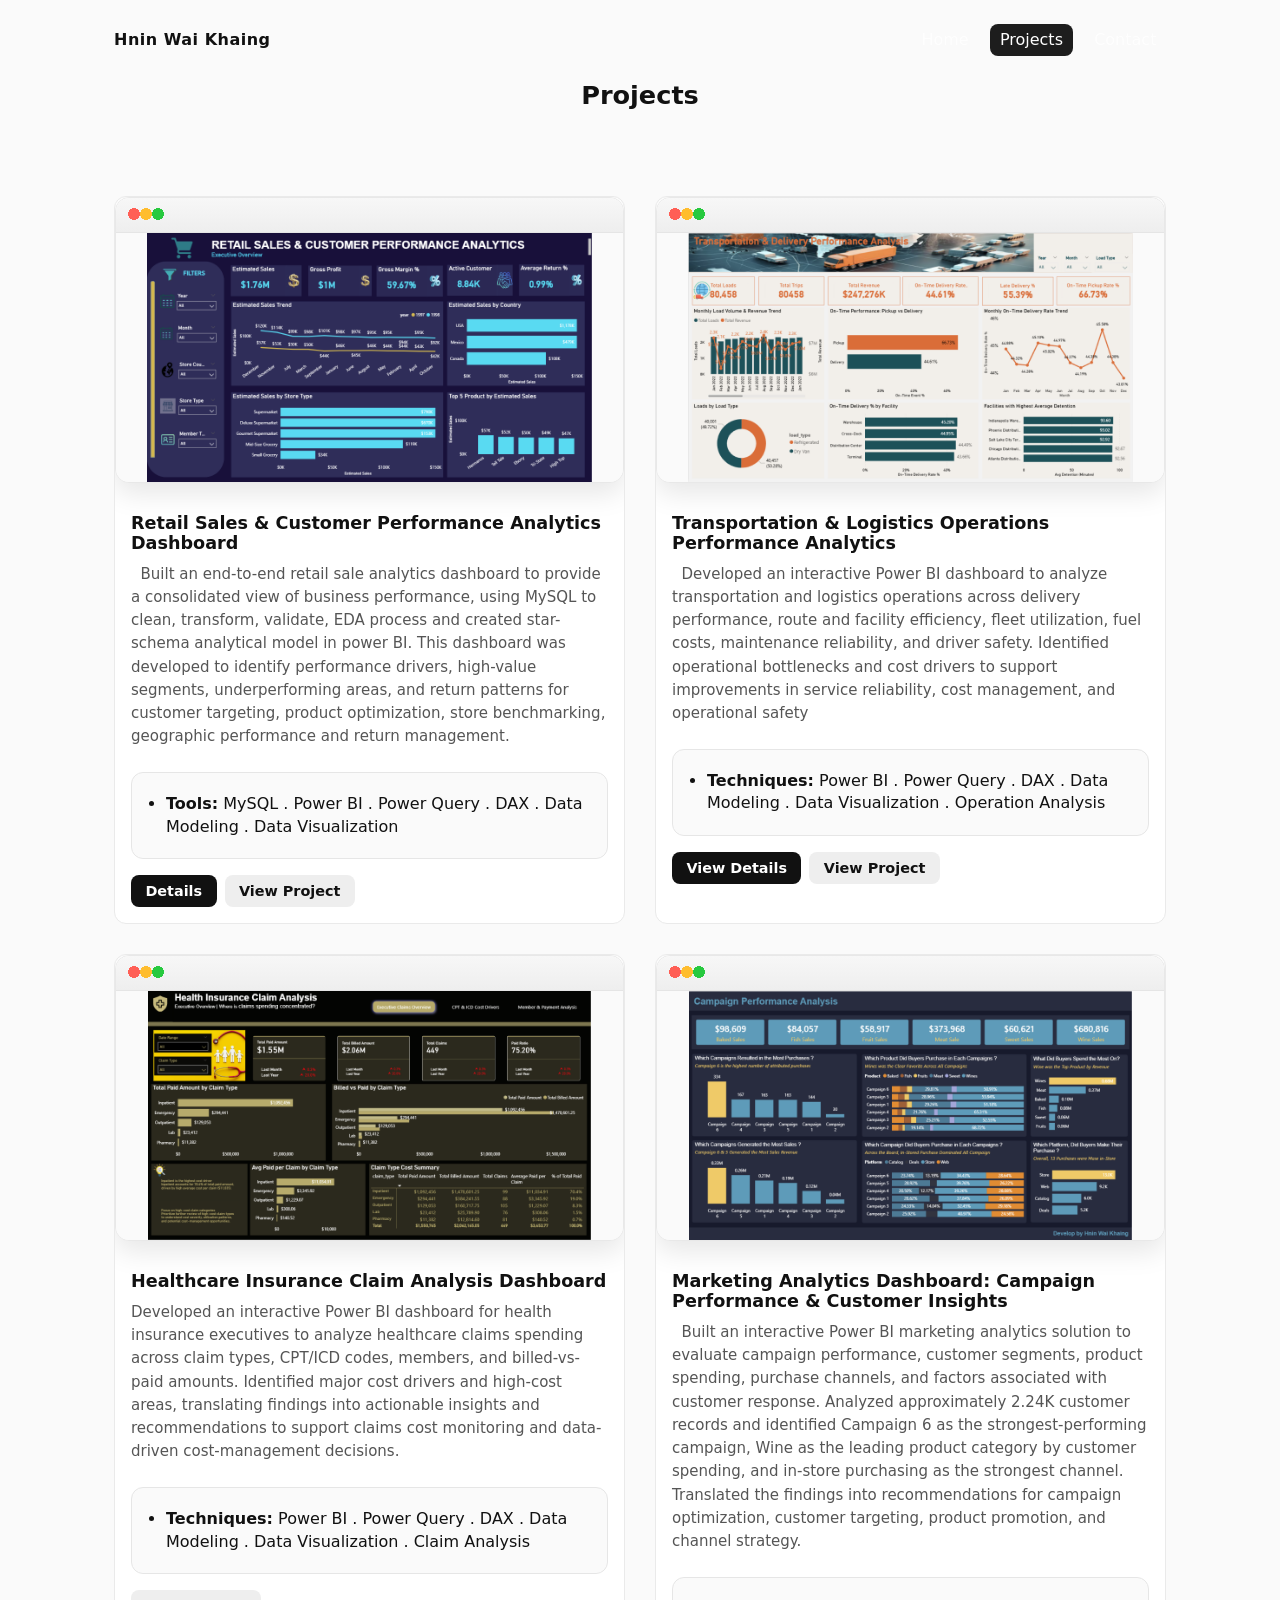
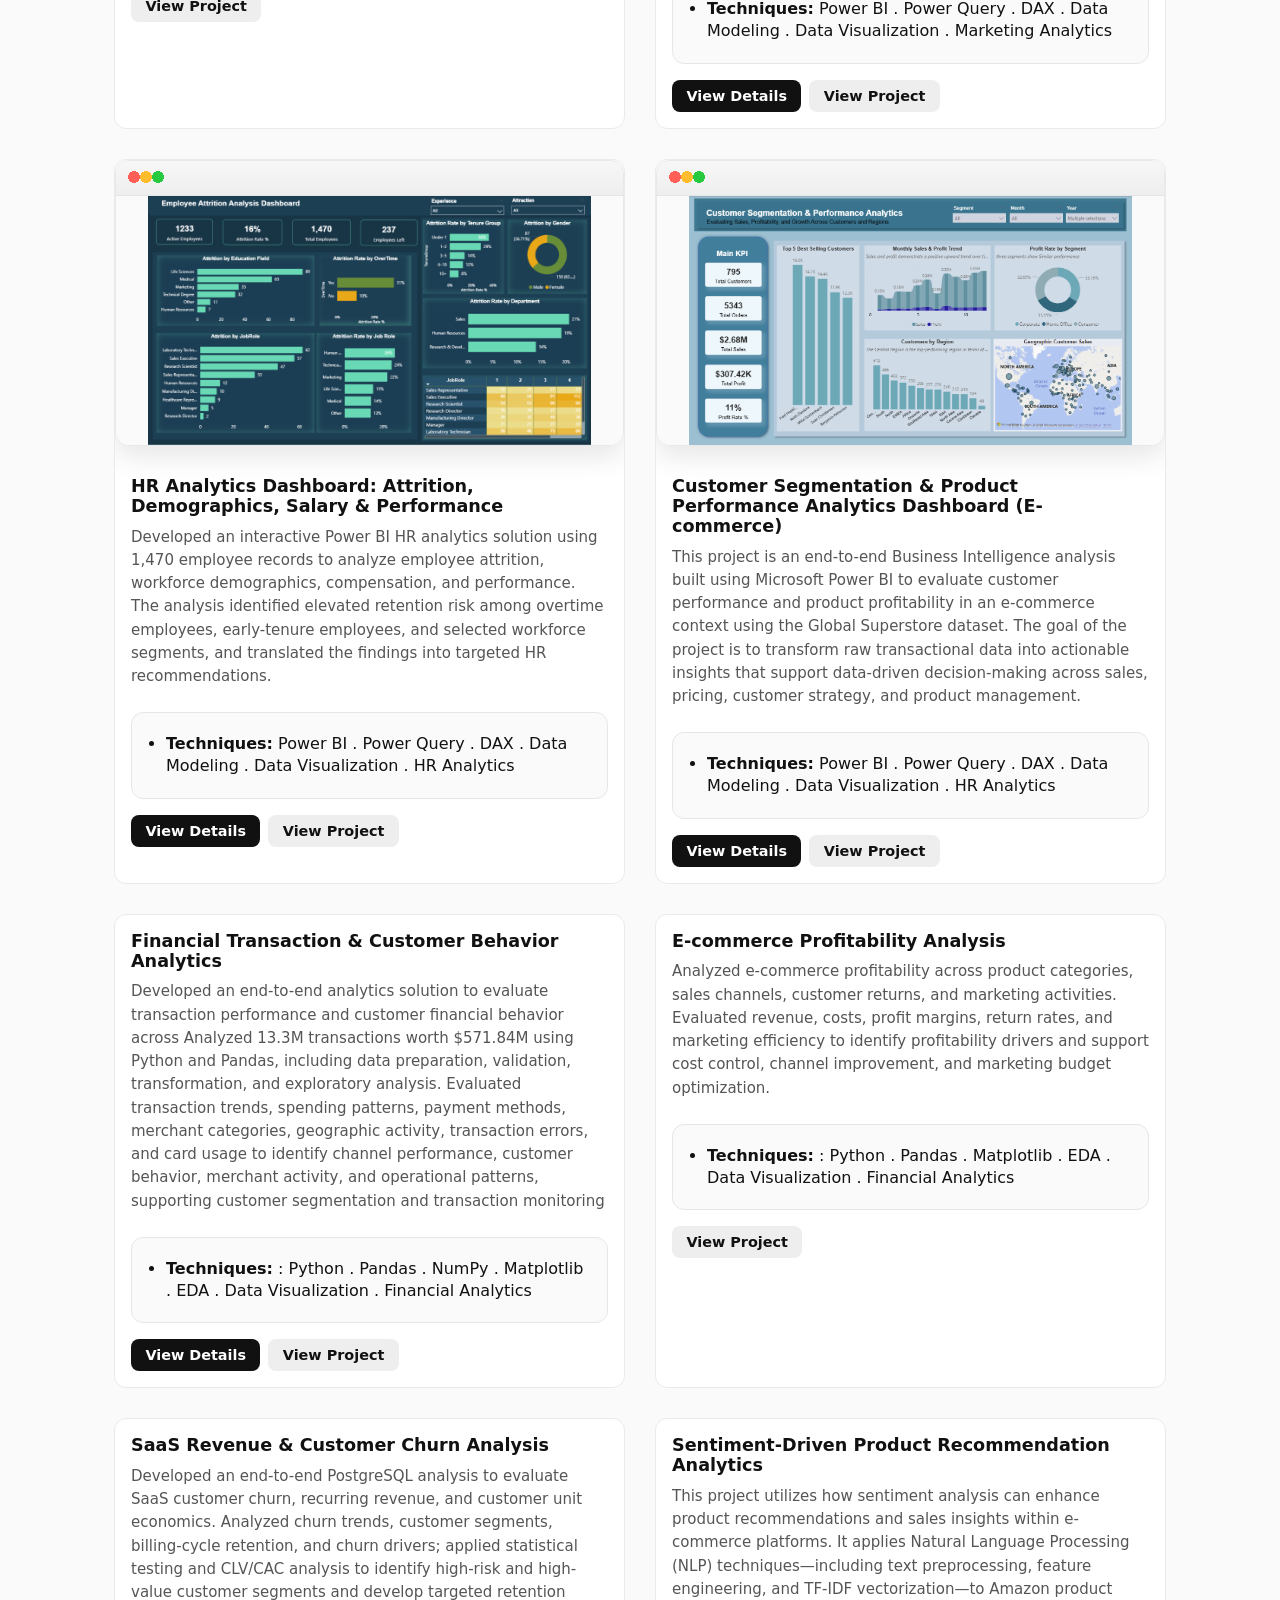
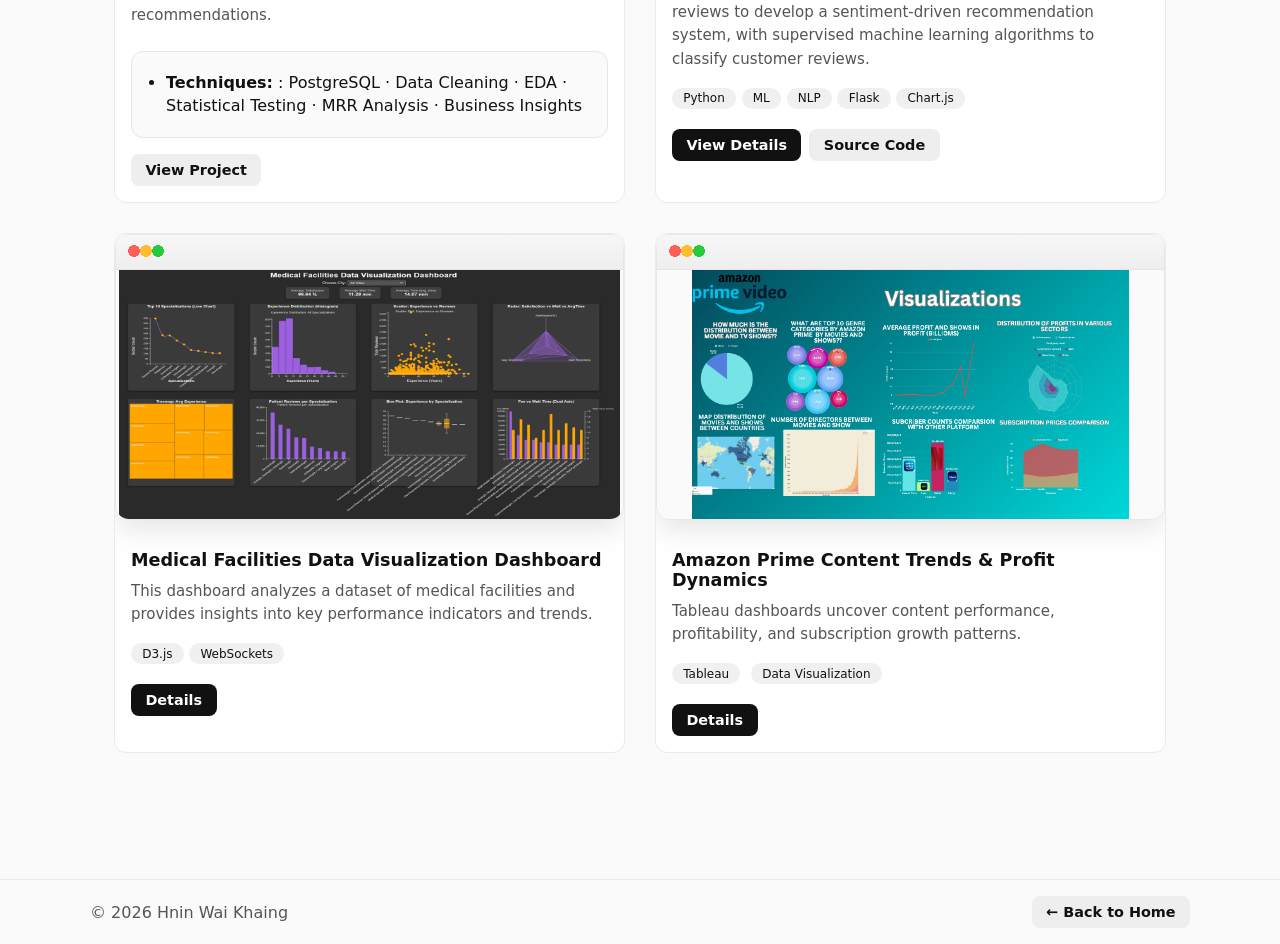
<file: projects.html>
<!doctype html>
<html lang="en">
<head>
    <meta charset="utf-8">
    <meta name="viewport" content="width=device-width, initial-scale=1">
    <title>Projects — Hnin Wai Khaing</title>
    <link rel="stylesheet" href="style.css">
    </head>
    <body>
    <header class="site-header">
        <div class="container nav">
        <div class="brand">Hnin Wai Khaing</div>
        <nav class="menu">
            <a href="index.html">Home</a>
            <a href="projects.html" class="active">Projects</a>
            <a href="index.html#contact">Contact</a>
        </nav>
        </div>
    </header>

    <main class="project-page">
        <h1 class="section-title">Projects</h1>

        <!-- Filter buttons (optional) -->

        <div>
            <br><br>
        </div>

		<div class="container">

                <div class="project-grid">
                                <!-- Retail Sales & Customer Performance Analytics Dashboard -->
                                <article class="card" id="cp" data-tags="viz">
												<div class="shot-browser">
					                            
													<img src="assets/images/retail/executive_overview.png" alt="Retail Sales Performance Analysis Dashboard">
												</div>
												<div class="content">
												
					                            <h3> Retail Sales & Customer Performance Analytics Dashboard </h3>
												<p class="project-desc">
                                                    &nbsp;
                                                    Built an end-to-end retail sale analytics dashboard to provide a consolidated view of business performance, using MySQL to clean, transform, validate, EDA process and created star-schema analytical model in power BI. 
                                                    This dashboard was developed to identify performance drivers, high-value segments, underperforming areas, and return patterns for customer targeting, product optimization, 
                                                    store benchmarking, geographic performance and return management.
												</p>
												<div class="project-meta">
													
													<ul>
														
														<li><strong>Tools:</strong> MySQL . Power BI . Power Query . DAX . Data Modeling . Data Visualization </li>
													</ul>
												</div>
												
												<div class="actions">
													<a class="btn primary" href="projects/retail-analytics.html">Details</a>
													<a class="btn ghost" href="https://github.com/hninwaikhaing-data/Retail_Sales_Customer_Performance_Analytics_MySQL.PowerBI" target="_blank">View Project</a>
												</div>
												</div>
								</article>

																			
					
								<!-- Transportation & Logistics Operations Performance Analytics -->
					            <article class="card" id="CP" data-tags="viz">
					                            <div class="shot-browser">
					                            
					                            <img src="assets/images/logistics/transporation_delivery_performance_analysis.png" alt="Transporation & Logistic Operation Performance Analytics Dashboard">
					                            </div>
					                            <div class="content">
					                            <h3> Transportation & Logistics Operations Performance Analytics</h3>
					                            <p class="project-desc">
					                                &nbsp;
                                                    Developed an interactive Power BI dashboard to analyze transportation and logistics operations across delivery performance, route and facility efficiency, fleet utilization, fuel costs, maintenance reliability, and driver safety. Identified operational 
                                                    bottlenecks and cost drivers to support improvements in service reliability, cost management, and operational safety
                                                </p>

					                                
					                                <div class="project-meta">
					                                        
					                                        <ul>
					                                            
					                                            <li><strong>Techniques:</strong> Power BI . Power Query . DAX . Data Modeling . Data Visualization . Operation Analysis</li>
					                                        </ul>
					                                </div>
					                                <div class="actions">
					                                <a class="btn primary" href="projects/logistics-analytics.html" target="_blank">View Details</a>
					                                <a class="btn ghost" href="https://github.com/hninwaikhaing-data/Transportation_and_Logistics_Operations_Performance_Analytics_Dashboard" target="_blank">View Project</a>
					                                </div>
					                            </div>
					            </article>
                                <!-- Health Insurance Claims Cost Driver Analysis -->
					            <article class="card" id="CP" data-tags="viz">
					                            <div class="shot-browser">
					                            
					                            <img src="assets/images/healthcare_insurance_claim/executive claim overview.png" alt="Transporation & Logistic Operation Performance Analytics Dashboard">
					                            </div>
					                            <div class="content">
					                            <h3> Healthcare Insurance Claim Analysis Dashboard</h3>
					                            <p class="project-desc">
					                                Developed an interactive Power BI dashboard for health insurance executives to analyze healthcare claims spending across claim types, CPT/ICD codes, members, and billed-vs-paid amounts. Identified major cost drivers and high-cost areas, translating findings into
                                                    actionable insights and recommendations to support claims cost monitoring and data-driven cost-management decisions.
                                                
                                                </p>

					                                
					                                <div class="project-meta">
					                                        
					                                        <ul>
					                                            
					                                            <li><strong>Techniques:</strong> Power BI . Power Query . DAX . Data Modeling . Data Visualization . Claim Analysis</li>
					                                        </ul>
					                                </div>
					                                <div class="actions">
					                                <a class="btn ghost" href="https://github.com/hninwaikhaing-data/Health_Insurance_Claim_Analysis_Dashboard" target="_blank">View Project</a>
					                                </div>
					                            </div>
					            </article>

					        <!-- Marketing Analytics Dashboard -->
                            <article class="card" id="CP" data-tags="viz">
                                <div class="shot-browser">
                                
                                <img src="assets/images/marketing/campaign_performance_analysis.png" alt="Marketing Analytics Dashboard"><br><br>
                                </div>
                                <div class="content">
                                <h3>Marketing Analytics Dashboard: Campaign Performance & Customer Insights</h3>
                                <p class="project-desc">
                                    &nbsp;
                                    Built an interactive Power BI marketing analytics solution to evaluate campaign performance, customer segments, product spending, purchase channels, and factors associated with customer response.
                                    Analyzed approximately 2.24K customer records and identified Campaign 6 as the strongest-performing campaign, Wine as the leading product category by customer spending, and in-store purchasing as the strongest channel.
                                    Translated the findings into recommendations for campaign optimization, customer targeting, product promotion, and channel strategy.
                                </p>

                                <div class="project-meta">
                                            <ul>
                                                <li><strong>Techniques:</strong> Power BI . Power Query . DAX . Data Modeling . Data Visualization . Marketing Analytics</li>
                                            
                                            </ul>
                                </div>
                                <div class="actions">
                                    <a class="btn primary" href="projects/marketing-analytics.html" target="_blank">View Details</a>
                                    <a class="btn ghost" href="https://github.com/hninwaikhaing-data/Marketing_Analytics_Dashboard.Campaign_Performance_and_Customer_Insights" target="_blank">View Project</a>
                                </div>
                                </div>
                            </article>

    
                    
					<!-- HR Analytics Dashboard: Attrition, Demographics, Salary & Performance  -->
                            <article class="card" id="CP" data-tags="viz">
                            <div class="shot-browser">
                            
                            <img src="assets/images/hr/employee_attraction_analysis.png" alt="HR Analytics Dashboard: Attrition, Demographics, Salary & Performance "><br><br>
                            </div>
                            <div class="content">
                            <h3>HR Analytics Dashboard: Attrition, Demographics, Salary & Performance</h3>
                            <p class="project-desc">
                                Developed an interactive Power BI HR analytics solution using 1,470 employee records to analyze employee attrition, 
                                workforce demographics, compensation, and performance. The analysis identified elevated retention risk among overtime employees, 
                                early-tenure employees, and selected workforce segments, and translated the findings into targeted HR recommendations.
                        
                            </p>
								
                                
                            <div class="project-meta">
                                        <ul>
                                            <li><strong>Techniques:</strong> Power BI . Power Query . DAX . Data Modeling . Data Visualization . HR Analytics</li>
                                        </ul>
                                    </div>
                            <div class="actions">
                                <a class="btn primary" href="projects/hr-analytics.html" target="_blank">View Details</a>
                                <a class="btn ghost" href="https://github.com/hninwaikhaing-data/Workforce_HR_Analytics_Dashboard" target="_blank">View Project</a>
                            </div>
                            </div>
                        </article>
                        <!-- Customer Segmentation & Product Performance Analytics Dashboard (E-commerce) -->
                            <article class="card" id="CP" data-tags="viz">
                            <div class="shot-browser">
                            
                            <img src="assets/images/ecommerce/Snapshot Customer Segmentation Analysis Dashboard.png" alt="HR Analytics Dashboard: Attrition, Demographics, Salary & Performance "><br><br>
                            </div>
                            <div class="content">
                            <h3>Customer Segmentation & Product Performance Analytics Dashboard (E-commerce)</h3>
                            <p class="project-desc">
                                This project is an end-to-end Business Intelligence analysis built using Microsoft Power BI to evaluate customer performance 
                                and product profitability in an e-commerce context using the Global Superstore dataset. The goal of the project is to transform raw transactional data into 
                                actionable insights that support data-driven decision-making across sales, pricing, customer strategy, and product management.
                            </p>
							
                            <div class="project-meta">
                                        <ul>
                                            <li><strong>Techniques:</strong> Power BI . Power Query . DAX . Data Modeling . Data Visualization . HR Analytics</li>
                                        </ul>
                                    </div>
                            <div class="actions">
                                <a class="btn primary" href="projects/ecommerce-analytics.html" target="_blank">View Details</a>
                                <a class="btn ghost" href="https://github.com/hninwaikhaing-data/Customer_Segmentation_and_Product_Performance_Analytics_Dashboard" target="_blank">View Project</a>
                            </div>
                            </div>
                        </article>
                        <!-- Financial Transaction and Customer Behavior Analytics | Python -->
                            <article class="card" id="CP" data-tags="viz">
                            
                            <div class="content">
                            <h3>Financial Transaction & Customer Behavior Analytics</h3>
                            <p class="project-desc">
                                Developed an end-to-end analytics solution to evaluate transaction performance and customer financial behavior across Analyzed 13.3M transactions worth $571.84M using Python and Pandas, 
                                including data preparation, validation, transformation, and exploratory analysis. Evaluated transaction trends, spending patterns, payment methods, merchant categories, geographic activity, transaction errors, and card usage to identify channel performance, customer behavior, merchant activity, and operational patterns, 
                                supporting customer segmentation and transaction monitoring
                            </p>
							
                            <div class="project-meta">
                                        <ul>
                                            <li><strong>Techniques:</strong> : Python . Pandas . NumPy . Matplotlib . EDA . Data Visualization . Financial Analytics</li>
                                        </ul>
                                    </div>
                            <div class="actions">
                                <a class="btn primary" href="projects/financial_transaction_analysis.html" target="_blank">View Details</a>
                                <a class="btn ghost" href="https://github.com/hninwaikhaing-data/Financial_Transaction_and_Customer_Behavior_Analytics.Python" target="_blank">View Project</a>
                            </div>
                            </div>
                        </article>

                        <!-- E-commerce Profitability Analysis | Python -->
                            <article class="card" id="CP" data-tags="viz">
                            
                            <div class="content">
                            <h3>E-commerce Profitability Analysis</h3>
                            <p class="project-desc">
                                Analyzed e-commerce profitability across product categories, sales channels, customer returns, and marketing activities. Evaluated revenue, costs, profit margins, return rates, and marketing efficiency
                                to identify profitability drivers and support cost control, channel improvement, and marketing budget optimization.
                                </p>
							
                            <div class="project-meta">
                                        <ul>
                                            <li><strong>Techniques:</strong> : Python . Pandas . Matplotlib . EDA . Data Visualization . Financial Analytics</li>
                                        </ul>
                                    </div>
                            <div class="actions">
                                
                                <a class="btn ghost" href="https://github.com/hninwaikhaing-data/E-Commerce_Profitability_Analysis.Python" target="_blank">View Project</a>
                            </div>
                            </div>
                        </article>
                        <!-- SaaS Revenue & Customer Churn Analysis | PostgreSQL -->
                            <article class="card" id="CP" data-tags="viz">
                            
                            <div class="content">
                            <h3>SaaS Revenue & Customer Churn Analysis</h3>
                            <p class="project-desc">
                                Developed an end-to-end PostgreSQL analysis to evaluate SaaS customer churn, recurring revenue, and customer unit economics. Analyzed churn trends, customer segments, billing-cycle retention, and churn drivers; applied statistical testing and CLV/CAC
                                analysis to identify high-risk and high-value customer segments and develop targeted retention recommendations.
                            </p>
							
                            <div class="project-meta">
                                        <ul>
                                            <li><strong>Techniques:</strong> : PostgreSQL · Data Cleaning · EDA · Statistical Testing · MRR Analysis · Business Insights</li>
                                        </ul>
                                    </div>
                            <div class="actions">
                                <a class="btn ghost" href="https://github.com/hninwaikhaing-data/Saas_Revenue_and_Customer_Churn_Analysis.PostgreSQL" target="_blank">View Project</a>
                            </div>
                            </div>
                        </article>
                        <!-- Sentiment -->
                        <article class="card" id="sentiment" data-tags="ml py">
                        
                            
                            <div class="content">
                            <h3>Sentiment-Driven Product Recommendation Analytics</h3>
                            <p class="project-desc">This project utilizes how sentiment analysis can enhance product recommendations and 
                                sales insights within e-commerce platforms. It applies Natural Language Processing (NLP) 
                                techniques—including text preprocessing, feature engineering, and TF-IDF vectorization—to 
                                Amazon product reviews to develop a sentiment-driven recommendation system, with supervised 
                                machine learning algorithms to classify customer reviews.</p>
                            <div class="tags"><span class="tag">Python</span><span class="tag">ML</span><span class="tag">NLP</span><span class="tag">Flask</span><span class="tag">Chart.js</span></div>
                            
                            <div class="actions">
                                <a class="btn primary" href="projects/sentiment.html" target="_blank">View Details</a>
                                <a class="btn ghost" href="https://github.com/hninwaikhaing-data/sentiment-driven-product-recommendation" target="_blank">Source Code</a>
                            </div>
                            </div>

                        </article>

                <!-- D3 -->
                <article class="card" id="ed" data-tags="iv">
                    <div class="shot-browser">
                        <img src="assets/images/medical_DV.png" alt="Healthcare ED dashboard">
                    </div>
                
                    <div class="content">
                    <h3>Medical Facilities Data Visualization Dashboard</h3>
                    <p class="project-desc">This dashboard analyzes a dataset of medical facilities and provides insights into key performance indicators and trends.</p>
                    <div class="tags"><span class="tag">D3.js</span><span class="tag">WebSockets</span></div>
                    <div class="actions">
                        <a class="btn primary" href="projects/medicare_IV.html" target="_blank">Details</a>
                    </div>
                    </div>

            
                </article>
                <!-- Amazon Prime Content Trends -->
                    <article class="card" data-tags="ta">
                    <div class="shot-browser">
                        <img src="assets/images/amazon_dashboard.png" alt="Amazon Prime Dashboard">
                    </div>
                    <div class="content">
                        <h3>Amazon Prime Content Trends & Profit Dynamics</h3>
                        <p class="project-desc">Tableau dashboards uncover content performance, profitability, and subscription growth patterns.</p>
                        <div class="tags">
                        <span class="tag">Tableau</span>
                        <span class="tag">Data Visualization</span>
                        </div>
                        <div class="actions">
                        <a class="btn primary" href="projects/amazon.html">Details</a>
                        </div>
                    </div>
                    </article>
                </div>

		</div>
                
                
    </main>

    <footer>
        <div class="container footer-inner">
        <span>© <span id="year"></span> Hnin Wai Khaing</span>
        <a class="btn ghost" href="index.html">← Back to Home</a>
        </div>
    </footer>

    <!-- Tiny filter JS (optional) -->
    <script>
        document.querySelectorAll('[data-filter]').forEach(btn=>{
        btn.addEventListener('click',()=>{
            const f = btn.getAttribute('data-filter');
            document.querySelectorAll('.project-grid .card').forEach(c=>{
            const tags = (c.dataset.tags||'').split(' ');
            c.style.display = (f==='all'||tags.includes(f)) ? '' : 'none';
            });
            document.querySelectorAll('[data-filter]').forEach(b=>b.classList.remove('primary'));
            btn.classList.add('primary');
        });
        });
        document.getElementById('year').textContent = new Date().getFullYear();
    </script>
</body>
</html>
</file>
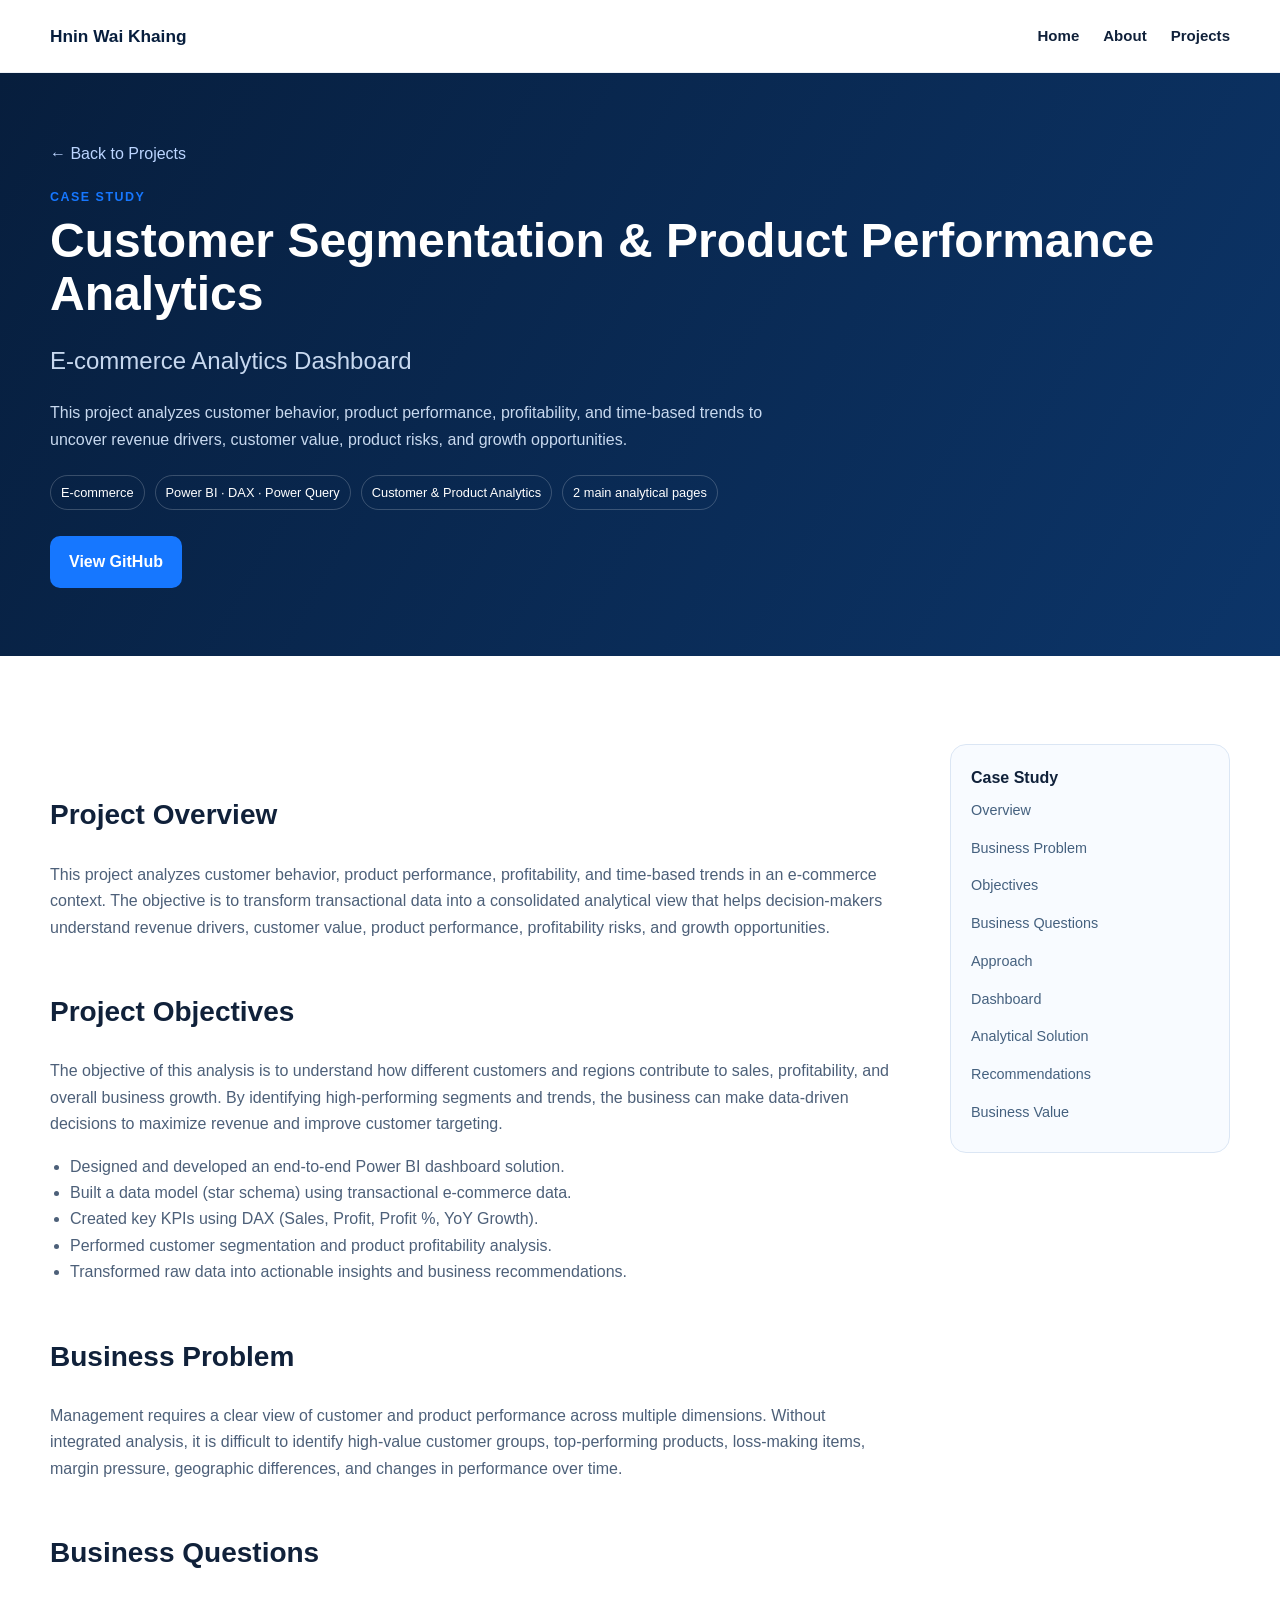
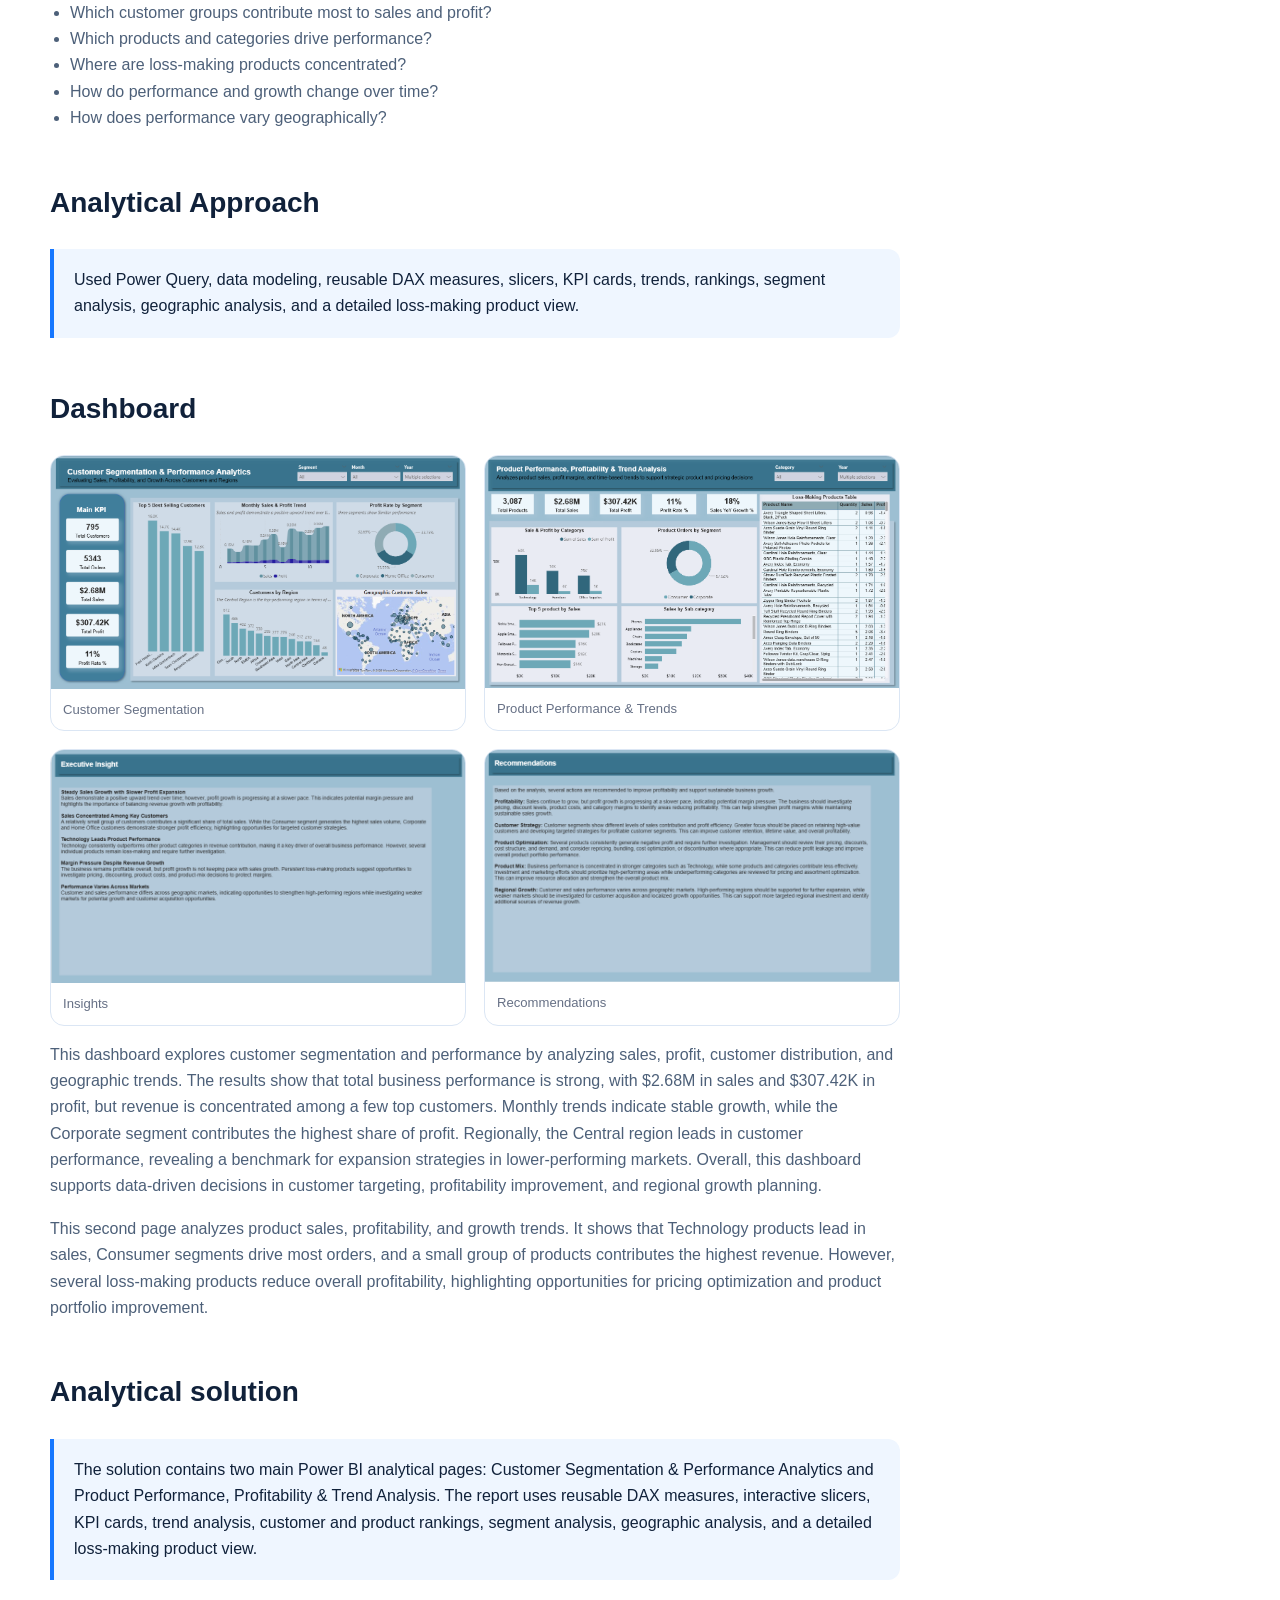
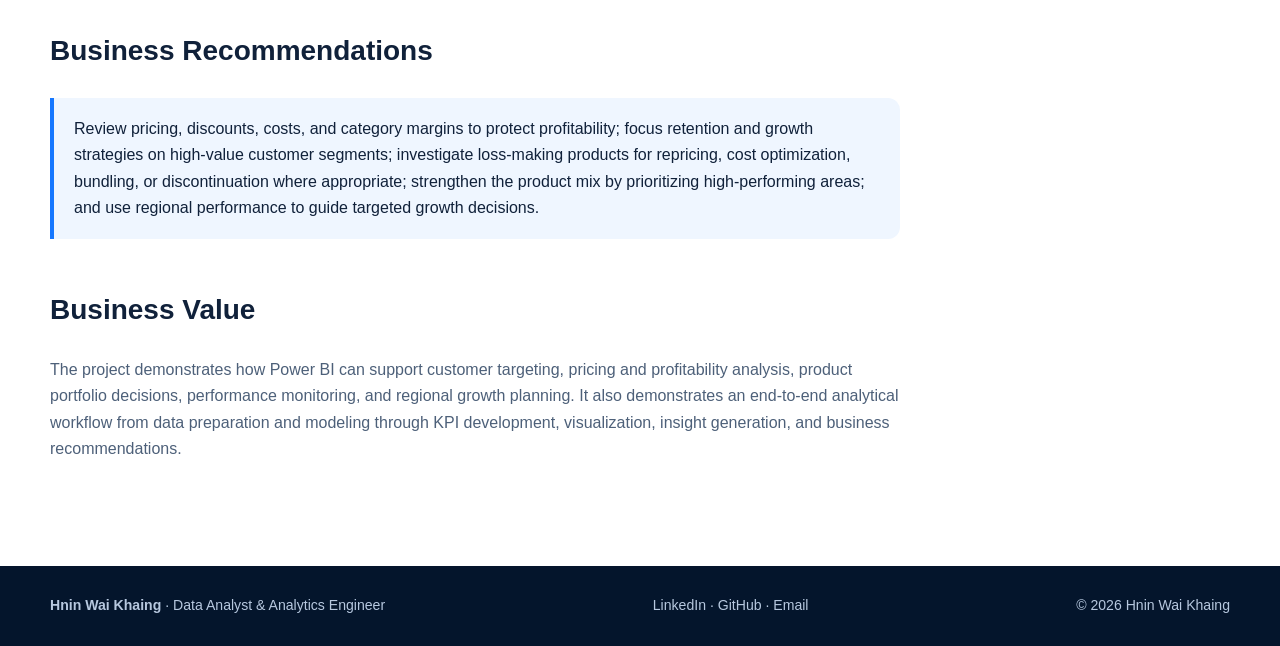
<file: projects/ecommerce-analytics.html>
<!doctype html>
<html lang="en">
    <head>
    <meta charset="utf-8"/>
    <meta content="width=device-width,initial-scale=1" name="viewport"/>
    <meta content="Hnin Wai Khaing &mdash; Data Analyst &amp; Analytics Engineer portfolio featuring business intelligence and analytics case studies." name="description"/>
    <title>
    Customer &amp; Product Performance Analytics | Hnin Wai Khaing
    </title>
    <link href="../assets/csss/style.css" rel="stylesheet"/>
    <link href="../assets/csss/responsive.css" rel="stylesheet"/>
    <link href="../assets/csss/case-study.css" rel="stylesheet"/>
    </head>
    <body>
    <header>
    <div class="container nav">
        <a class="brand" href="../index.html">
        Hnin Wai Khaing
        </a>
        <button aria-label="Open menu" class="menu-btn">
        ☰
        </button>
        <nav class="navlinks">
        <a href="../index.html">
        Home
        </a>
        <a href="../index.html#about">
        About
        </a>
        <a href="../projects.html">
        Projects
        </a>

        </nav>
    </div>
    </header>
    <main>
    <section class="case-hero">
        <div class="container">
        <a class="back" href="../projects.html">
        &larr; Back to Projects
        </a>
        <div class="eyebrow">
        Case Study
        </div>
        <h1 class="section-title">
        Customer Segmentation &amp; Product Performance Analytics
        </h1>
        <h2 style="font-weight:500;color:#c7d8ef">
        E-commerce Analytics Dashboard
        </h2>
        <p>
        This project analyzes customer behavior, product performance, profitability, and time-based trends to uncover revenue drivers, customer value, product risks, and growth opportunities.
        </p>
        <div class="case-meta">
        <span>
        E-commerce
        </span>
        <span>
        Power BI &middot; DAX &middot; Power Query
        </span>
        <span>
        Customer &amp; Product Analytics
        </span>
        <span>
        2 main analytical pages
        </span>
        </div>
        <div class="case-actions">
        <a class="btn primary" href="https://github.com/hninwaikhaing-data/Customer_Segmentation_and_Product_Performance_Analytics_Dashboard" target="_blank">
        View GitHub
        </a>
    
        </div>
        </div>
    </section>
    <section class="section">
        <div class="container case-layout">
        <article class="case-main">
        <h2 id="overview">
        Project Overview
        </h2>
        <p>
            This project analyzes customer behavior, product performance, profitability, and time-based 
            trends in an e-commerce context. The objective is to transform transactional data into a consolidated 
            analytical view that helps decision-makers understand revenue drivers, 
            customer value, product performance, profitability risks, and growth opportunities.
            
        </p>
        <h2 id="objectives">
        Project Objectives
        </h2>
        <p>
            The objective of this analysis is to understand how different customers and regions contribute to sales, profitability, and overall business growth. 
            By identifying high-performing segments and trends, the business can make data-driven decisions to maximize revenue and improve customer targeting.        
        </p>
        <ul>
            <li>Designed and developed an end-to-end Power BI dashboard solution.</li>
            <li>Built a data model (star schema) using transactional e-commerce data.</li>
            <li>Created key KPIs using DAX (Sales, Profit, Profit %, YoY Growth).</li>
            <li>Performed customer segmentation and product profitability analysis.</li>
            <li>Transformed raw data into actionable insights and business recommendations.</li>
        </ul>
    
        <h2 id="problem">
        Business Problem
        </h2>
        <p>
            Management requires a clear view of customer and product performance across multiple dimensions. Without integrated analysis, 
            it is difficult to identify high-value customer groups, top-performing products, 
            loss-making items, margin pressure, geographic differences, and changes in performance over time.
        </p>
        
        <h2 id="questions">
        Business Questions
        </h2>
        <ul>
        <li>
            Which customer groups contribute most to sales and profit?
        </li>
        <li>
            Which products and categories drive performance?
        </li>
        <li>
            Where are loss-making products concentrated?
        </li>
        <li>
            How do performance and growth change over time?
        </li>
        <li>
            How does performance vary geographically?
        </li>
        </ul>
        <h2 id="approach">
        Analytical Approach
        </h2>
        <div class="callout">
        Used Power Query, data modeling, reusable DAX measures, slicers, KPI cards, trends, rankings, segment analysis, geographic analysis, and a detailed loss-making product view.
        </div>
        <h2 id="dashboard">
        Dashboard
        </h2>
        <div class="gallery">
            <figure>
                <img alt="Customer Segmentation dashboard" src="../assets/images/ecommerce/Snapshot Customer Segmentation Analysis Dashboard.png"/>
                <figcaption>
                Customer Segmentation
                </figcaption>
            </figure>
            <figure>
                <img alt="Product Performance &amp; Trends dashboard" src="../assets/images/ecommerce/Snapshot Product Performance &amp; Trend Analysis Dashboard.png"/>
                <figcaption>
                Product Performance &amp; Trends
                </figcaption>
            </figure>
                        <figure>
                <img alt="Insights dashboard" src="../assets/images/ecommerce/insight.png"/>
                <figcaption>
                Insights
                </figcaption>
            </figure>
            <figure>
                <img alt="Recommendations dashboard" src="../assets/images/ecommerce/recommendation.png"/>
                <figcaption>
                Recommendations
                </figcaption>
            </figure>
            </div>
                <p>
                This dashboard explores customer segmentation and performance by analyzing sales, profit, customer distribution, and geographic trends. 
                The results show that total business performance is strong, with $2.68M in sales and $307.42K in profit, but revenue is concentrated among a few top customers.
                Monthly trends indicate stable growth, while the Corporate segment contributes the highest share of profit. 
                Regionally, the Central region leads in customer performance, revealing a benchmark for
                expansion strategies in lower-performing markets. Overall, this dashboard supports data-driven decisions in customer targeting, profitability improvement, and regional growth planning.
                <br>
                <p>This second page analyzes product sales, profitability, and growth trends. It shows that Technology products lead in sales, Consumer segments drive most orders,
                and a small group of products contributes the highest revenue. However, several loss-making products reduce overall profitability, 
                highlighting opportunities for pricing optimization and product portfolio improvement.</p>
            </p>


        <h2 id="Solution">
        Analytical solution
        </h2>
        <div class="callout">
            The solution contains two main Power BI analytical pages: Customer Segmentation & Performance Analytics and Product Performance, Profitability & Trend Analysis. The report uses reusable DAX measures, interactive slicers, KPI cards, 
            trend analysis, customer and product rankings, segment analysis, geographic analysis, and a detailed loss-making product view.
        </div>
        
        
        <h2 id="recommendations">
        Business Recommendations
        </h2>
        <div class="callout">
            Review pricing, discounts, costs, and category margins to protect profitability; focus retention and growth strategies on high-value customer segments; investigate loss-making products for repricing, cost optimization, bundling, or discontinuation where appropriate; strengthen 
            the product mix by prioritizing high-performing areas; and use regional performance to guide targeted growth decisions.
        </div>
        <h2 id="value">
        Business Value
        </h2>
        <p>
            The project demonstrates how Power BI can support customer targeting, pricing and profitability analysis, product portfolio decisions, performance monitoring, and regional growth planning. It also demonstrates an end-to-end analytical workflow 
            from data preparation and modeling through KPI development, visualization, insight generation, and business recommendations.
        </p>
        </article>
        <aside class="side">
        <strong>
        Case Study
        </strong>
        <a href="#overview">
        Overview
        </a>
        <a href="#problem">
        Business Problem
        </a>
        <a href="#objectives">
        Objectives
        </a>
        <a href="#questions">
        Business Questions
        </a>
        <a href="#approach">
        Approach
        </a>
        <a href="#dashboard">
        Dashboard
        </a>
        <a href="#Solution">
        Analytical Solution
        </a>
        <a href="#recommendations">
        Recommendations
        </a>
        <a href="#value">
        Business Value
        </a>
        </aside>
        </div>
    </section>
    </main>
    <footer>
    <div class="container footer-row">
        <div>
        <strong>
        Hnin Wai Khaing
        </strong>
        &middot; Data Analyst &amp; Analytics Engineer
        </div>
        <div>
        <a href="https://www.linkedin.com/in/hninwaikhaing" target="_blank">
        LinkedIn
        </a>
        &middot;
        <a href="https://github.com/hninwaikhaing-data" target="_blank">
        GitHub
        </a>
        &middot;
        <a href="mailto:hninwaikhaingmk98@gmail.com">
        Email
        </a>
        </div>
        <div>
        &copy; 2026 Hnin Wai Khaing
        </div>
    </div>
    </footer>
    <script src="../assets/jss/main.js">
    </script>
    </body>
</html>
</file>
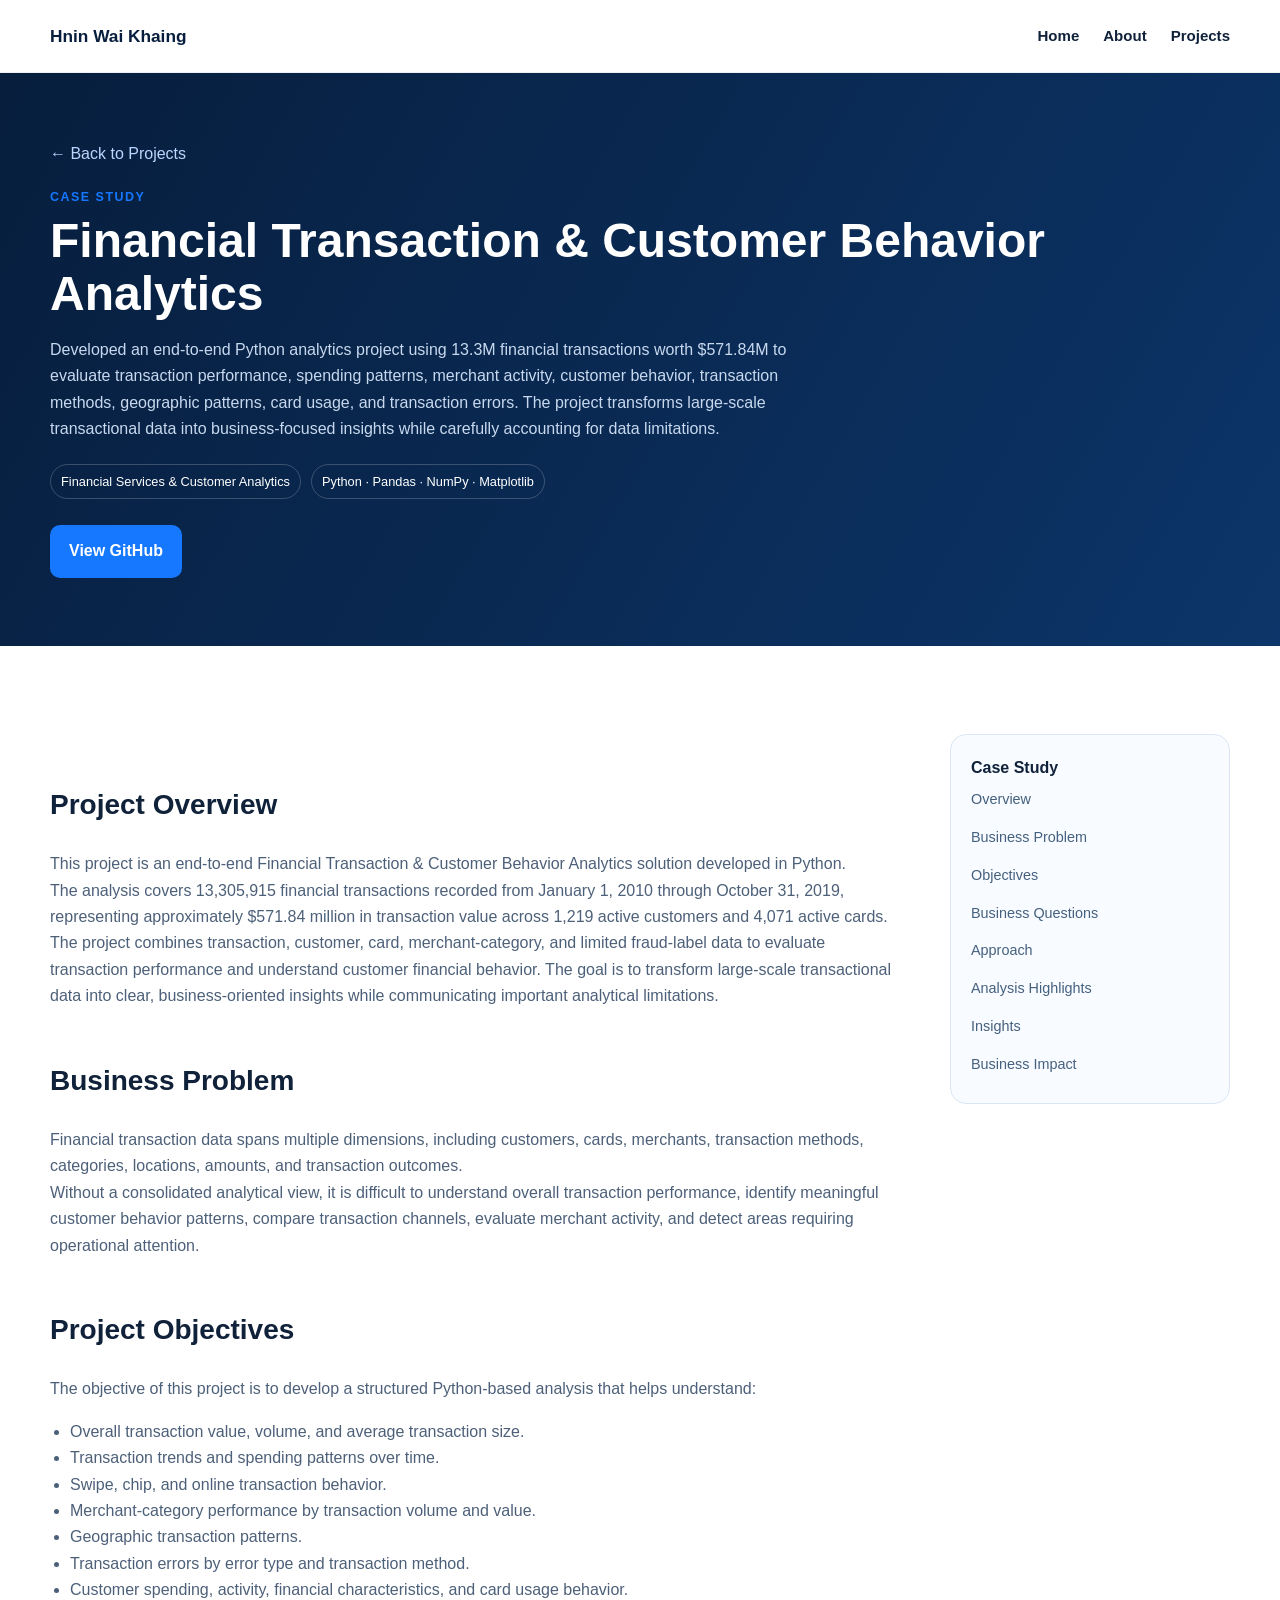
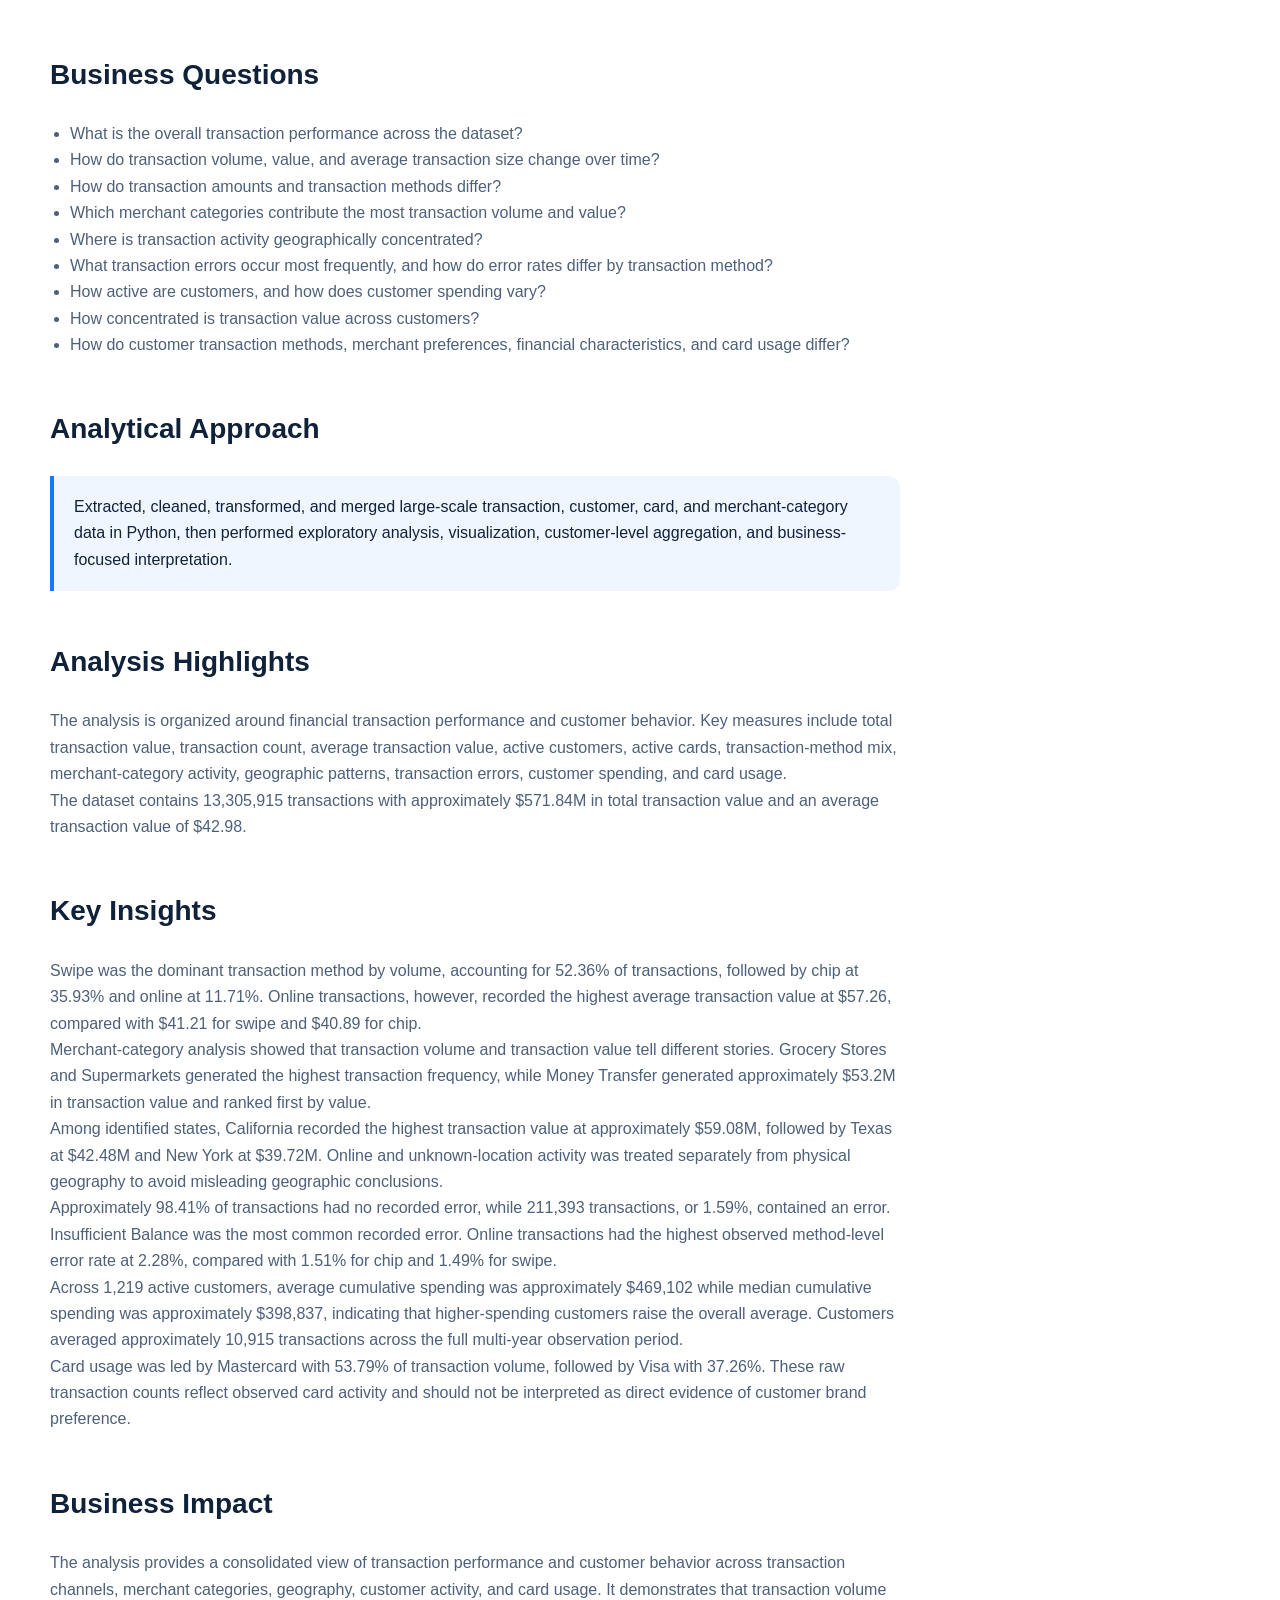
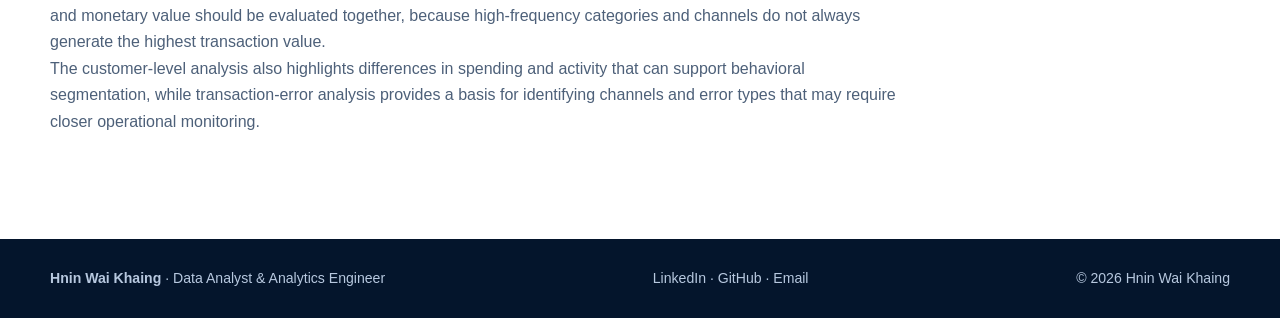
<file: projects/financial_transaction_analysis.html>
<!doctype html>
    <html lang="en">
    <head>
    <meta charset="utf-8"/>
    <meta content="width=device-width,initial-scale=1" name="viewport"/>
    <meta content="Hnin Wai Khaing &mdash; Data Analyst &amp; Analytics Engineer portfolio featuring business intelligence and analytics case studies." name="description"/>
    <title>
    Financial Transaction &amp; Customer Behavior Analytics | Hnin Wai Khaing
    </title>
    <link href="../assets/csss/style.css" rel="stylesheet"/>
    <link href="../assets/csss/responsive.css" rel="stylesheet"/>
    <link href="../assets/csss/case-study.css" rel="stylesheet"/>
    </head>
    <body>
    <header>
    <div class="container nav">
        <a class="brand" href="../index.html">
        Hnin Wai Khaing
        </a>
        <button aria-label="Open menu" class="menu-btn">
        ☰
        </button>
        <nav class="navlinks">
        <a href="../index.html">
        Home
        </a>
        <a href="../index.html#about">
        About
        </a>
        <a href="../projects.html">
        Projects
        </a>
    
        </nav>
    </div>
    </header>
    <main>
    <section class="case-hero">
        <div class="container">
        <a class="back" href="../projects.html">
        &larr; Back to Projects
        </a>
        <div class="eyebrow">
        Case Study
        </div>
        <h2 class="section-title">
        Financial Transaction &amp; Customer Behavior Analytics
        </h2>
        
        <p>
            Developed an end-to-end Python analytics project using 13.3M financial transactions worth $571.84M to evaluate transaction performance, spending patterns, merchant activity, customer behavior, transaction methods, geographic patterns, card usage, and transaction errors. The project transforms large-scale transactional data into business-focused insights while carefully accounting for data limitations.
        </p>
        <div class="case-meta">
        <span>
        Financial Services &amp; Customer Analytics
        </span>
        <span>
        Python &middot; Pandas &middot; NumPy &middot; Matplotlib
        </span>
        
        </div>
        <div class="case-actions">
        <a class="btn primary" href="https://github.com/hninwaikhaing-data/Financial_Transaction_and_Customer_Behavior_Analytics.Python" target="_blank">
        View GitHub
        </a>
    
        </div>
        </div>
    </section>
    <section class="section">
        <div class="container case-layout">
        <article class="case-main">
        <h2 id="overview">
        Project Overview
        </h2>
        <p>
            This project is an end-to-end Financial Transaction &amp; Customer Behavior Analytics solution developed in Python.
            <br>
            The analysis covers 13,305,915 financial transactions recorded from January 1, 2010 through October 31, 2019, representing approximately $571.84 million in transaction value across 1,219 active customers and 4,071 active cards.
            <br>
            The project combines transaction, customer, card, merchant-category, and limited fraud-label data to evaluate transaction performance and understand customer financial behavior. The goal is to transform large-scale transactional data into clear, business-oriented insights while communicating important analytical limitations.
        </p>
        
        <h2 id="problem">
        Business Problem
        </h2>
        <p>
            Financial transaction data spans multiple dimensions, including customers, cards, merchants, transaction methods, categories, locations, amounts, and transaction outcomes.
            <br>
            Without a consolidated analytical view, it is difficult to understand overall transaction performance, identify meaningful customer behavior patterns, compare transaction channels, evaluate merchant activity, and detect areas requiring operational attention.
        </p>
        <h2 id="objectives">
        Project Objectives
        </h2>
        <p>
            The objective of this project is to develop a structured Python-based analysis that helps understand:
        </p>
        <ul>
        <li>Overall transaction value, volume, and average transaction size.</li>
        <li>Transaction trends and spending patterns over time.</li>
        <li>Swipe, chip, and online transaction behavior.</li>
        <li>Merchant-category performance by transaction volume and value.</li>
        <li>Geographic transaction patterns.</li>
        <li>Transaction errors by error type and transaction method.</li>
        <li>Customer spending, activity, financial characteristics, and card usage behavior.</li>
        </ul>
        <h2 id="questions">
        Business Questions
        </h2>
        <ul>
        <li>What is the overall transaction performance across the dataset?</li>
        <li>How do transaction volume, value, and average transaction size change over time?</li>
        <li>How do transaction amounts and transaction methods differ?</li>
        <li>Which merchant categories contribute the most transaction volume and value?</li>
        <li>Where is transaction activity geographically concentrated?</li>
        <li>What transaction errors occur most frequently, and how do error rates differ by transaction method?</li>
        <li>How active are customers, and how does customer spending vary?</li>
        <li>How concentrated is transaction value across customers?</li>
        <li>How do customer transaction methods, merchant preferences, financial characteristics, and card usage differ?</li>
        </ul>
        <h2 id="approach">
        Analytical Approach
        </h2>
        <div class="callout">
        Extracted, cleaned, transformed, and merged large-scale transaction, customer, card, and merchant-category data in Python, then performed exploratory analysis, visualization, customer-level aggregation, and business-focused interpretation.
        </div>
        <h2 id="dashboard">
        Analysis Highlights
        </h2>
        <p>
            The analysis is organized around financial transaction performance and customer behavior. Key measures include total transaction value, transaction count, average transaction value, active customers, active cards, transaction-method mix, merchant-category activity, geographic patterns, transaction errors, customer spending, and card usage.
            <br>
            The dataset contains 13,305,915 transactions with approximately $571.84M in total transaction value and an average transaction value of $42.98.
        </p>
        
        <h2 id="insights">
        Key Insights
        </h2>
        <p>
            Swipe was the dominant transaction method by volume, accounting for 52.36% of transactions, followed by chip at 35.93% and online at 11.71%. Online transactions, however, recorded the highest average transaction value at $57.26, compared with $41.21 for swipe and $40.89 for chip.
            <br>
            Merchant-category analysis showed that transaction volume and transaction value tell different stories. Grocery Stores and Supermarkets generated the highest transaction frequency, while Money Transfer generated approximately $53.2M in transaction value and ranked first by value.
            <br>
            Among identified states, California recorded the highest transaction value at approximately $59.08M, followed by Texas at $42.48M and New York at $39.72M. Online and unknown-location activity was treated separately from physical geography to avoid misleading geographic conclusions.
            <br>
            Approximately 98.41% of transactions had no recorded error, while 211,393 transactions, or 1.59%, contained an error. Insufficient Balance was the most common recorded error. Online transactions had the highest observed method-level error rate at 2.28%, compared with 1.51% for chip and 1.49% for swipe.
            <br>
            Across 1,219 active customers, average cumulative spending was approximately $469,102 while median cumulative spending was approximately $398,837, indicating that higher-spending customers raise the overall average. Customers averaged approximately 10,915 transactions across the full multi-year observation period.
            <br>
            Card usage was led by Mastercard with 53.79% of transaction volume, followed by Visa with 37.26%. These raw transaction counts reflect observed card activity and should not be interpreted as direct evidence of customer brand preference.
        </p>
        
        
        <h2 id="value">
        Business Impact
        </h2>
        <p>
            The analysis provides a consolidated view of transaction performance and customer behavior across transaction channels, merchant categories, geography, customer activity, and card usage. It demonstrates that transaction volume and monetary value should be evaluated together, because high-frequency categories and channels do not always generate the highest transaction value.
            <br>
            The customer-level analysis also highlights differences in spending and activity that can support behavioral segmentation, while transaction-error analysis provides a basis for identifying channels and error types that may require closer operational monitoring.
        </p>

    
            
    </article>
        <aside class="side">
        <strong>
        Case Study
        </strong>
        <a href="#overview">
        Overview
        </a>
        <a href="#problem">
        Business Problem
        </a>
        <a href="#objectives">
        Objectives
        </a>
        <a href="#questions">
        Business Questions
        </a>
        <a href="#approach">
        Approach
        </a>
        <a href="#dashboard">
        Analysis Highlights
        </a>
        <a href="#insights">
        Insights
        </a>
        
        <a href="#value">
        Business Impact
        </a>
        
        </aside>
        </div>
    </section>
    </main>
    <footer>
    <div class="container footer-row">
        <div>
        <strong>
        Hnin Wai Khaing
        </strong>
        &middot; Data Analyst &amp; Analytics Engineer
        </div>
        <div>
        <a href="https://www.linkedin.com/in/hninwaikhaing" target="_blank">
        LinkedIn
        </a>
        &middot;
        <a href="https://github.com/hninwaikhaing-data" target="_blank">
        GitHub
        </a>
        &middot;
        <a href="mailto:hninwaikhaingmk98@gmail.com">
        Email
        </a>
        </div>
        <div>
        &copy; 2026 Hnin Wai Khaing
        </div>
    </div>
    </footer>
    <script src="../assets/jss/main.js">
    </script>
    </body>
    </html>
</file>
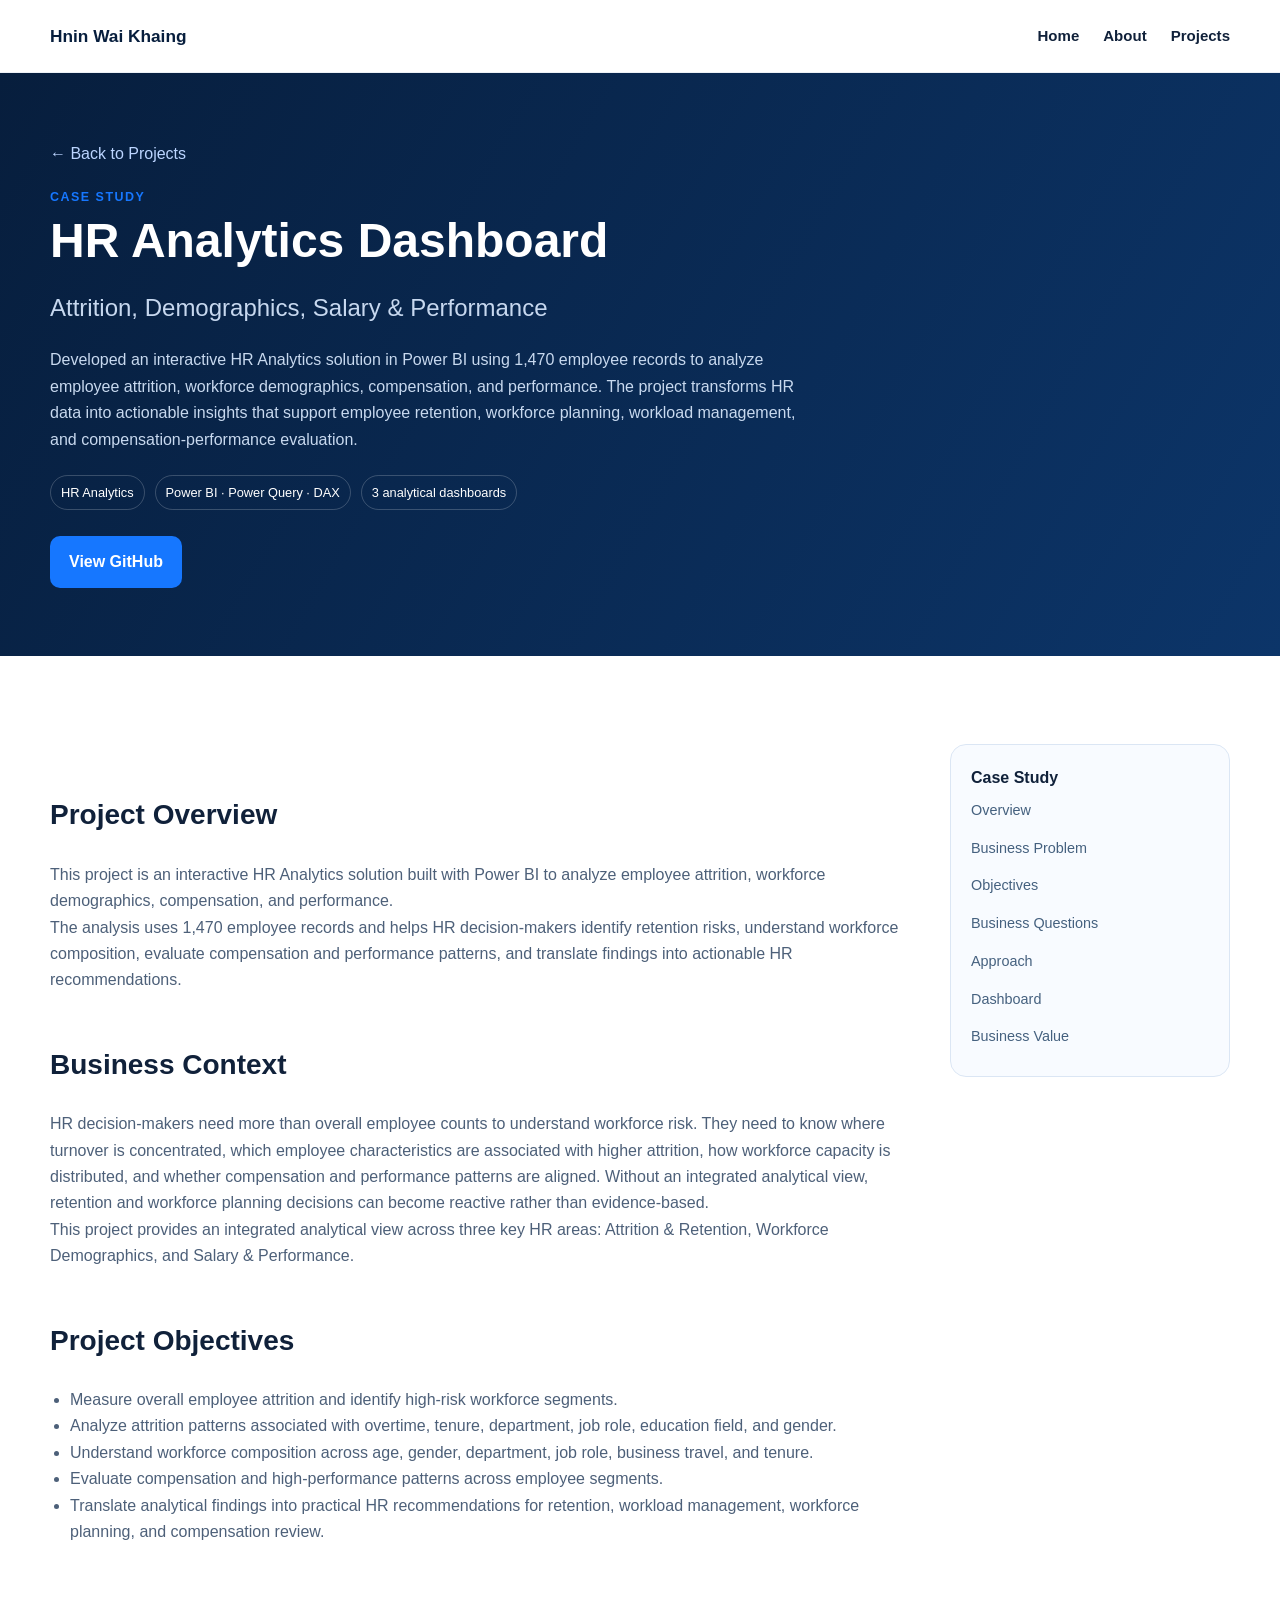
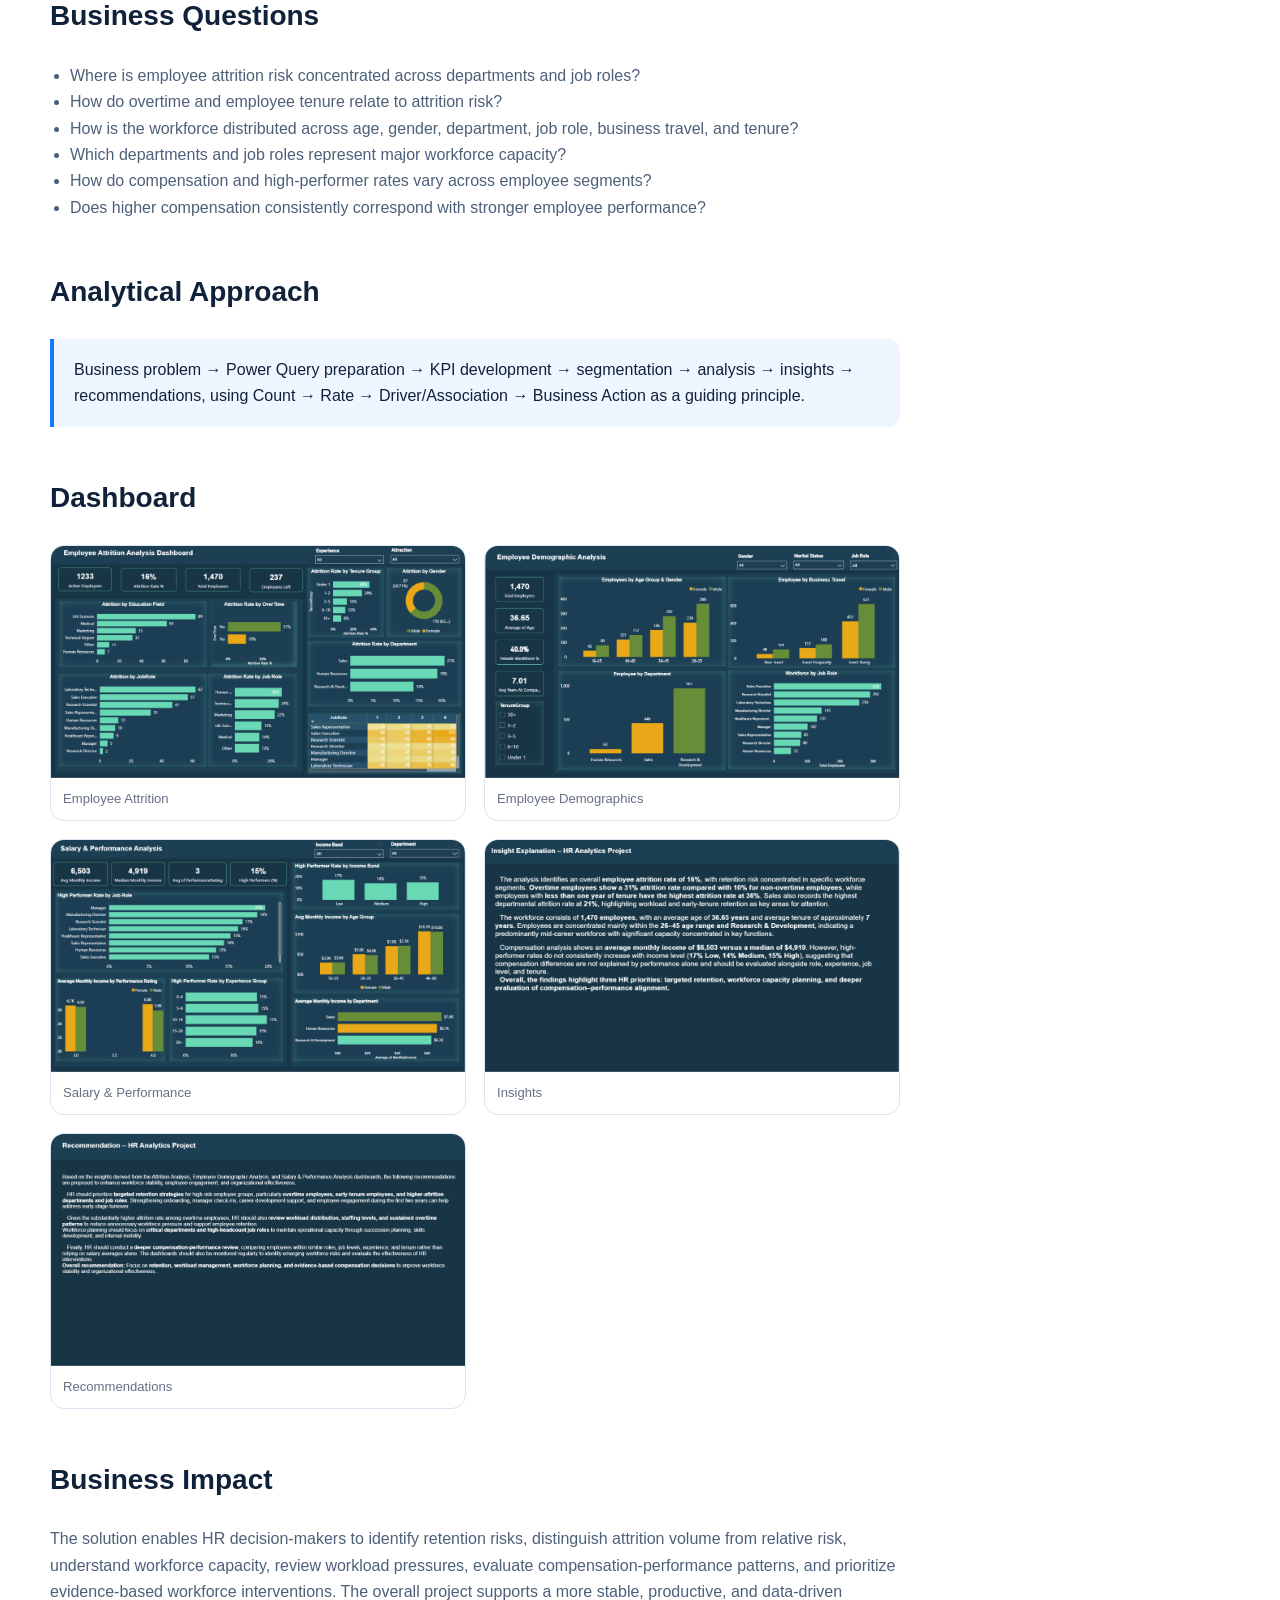
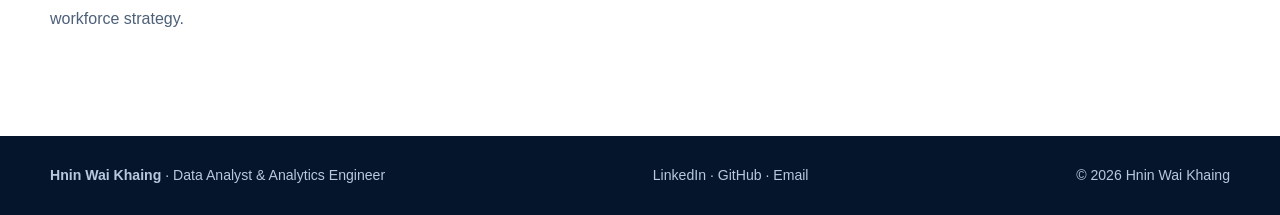
<file: projects/hr-analytics.html>
<!doctype html>
    <html lang="en">
    <head>
    <meta charset="utf-8"/>
    <meta content="width=device-width,initial-scale=1" name="viewport"/>
    <meta content="Hnin Wai Khaing &mdash; Data Analyst &amp; Analytics Engineer portfolio featuring business intelligence and analytics case studies." name="description"/>
    <title>
    HR Analytics Dashboard | Hnin Wai Khaing
    </title>
    <link href="../assets/csss/style.css" rel="stylesheet"/>
    <link href="../assets/csss/responsive.css" rel="stylesheet"/>
    <link href="../assets/csss/case-study.css" rel="stylesheet"/>
    </head>
    <body>
    <header>
    <div class="container nav">
        <a class="brand" href="../index.html">
        Hnin Wai Khaing
        </a>
        <button aria-label="Open menu" class="menu-btn">
        ☰
        </button>
        <nav class="navlinks">
        <a href="../index.html">
        Home
        </a>
        <a href="../index.html#about">
        About
        </a>
        <a href="../projects.html">
        Projects
        </a>
        
        </nav>
    </div>
    </header>
    <main>
    <section class="case-hero">
        <div class="container">
        <a class="back" href="../projects.html">
        &larr; Back to Projects
        </a>
        <div class="eyebrow">
        Case Study
        </div>
        <h2 class="section-title">
        HR Analytics Dashboard
        </h2>
        <h2 style="font-weight:500;color:#c7d8ef">
        Attrition, Demographics, Salary &amp; Performance
        </h2>
        <p>
            Developed an interactive HR Analytics solution in Power BI using 1,470 employee records to analyze employee attrition, workforce demographics, compensation, and performance. The project transforms HR data into actionable insights that support employee retention, workforce planning, workload management, and compensation-performance evaluation.
        </p>
        <div class="case-meta">
        <span>
        HR Analytics
        </span>
        <span>
        Power BI &middot; Power Query &middot; DAX
        </span>
    
        <span>
        3 analytical dashboards
        </span>
        </div>
        <div class="case-actions">
        <a class="btn primary" href="https://github.com/hninwaikhaing-data/Workforce_HR_Analytics_Dashboard" target="_blank">
        View GitHub
        </a>
        
        </div>
        </div>
    </section>
    <section class="section">
        <div class="container case-layout">
        <article class="case-main">
        <h2 id="overview">
        Project Overview
        </h2>
        <p>
            This project is an interactive HR Analytics solution built with Power BI to analyze employee attrition, workforce demographics, compensation, and performance.
            <br>
            The analysis uses 1,470 employee records and helps HR decision-makers identify retention risks, understand workforce composition, evaluate compensation and performance patterns, and translate findings into actionable HR recommendations.
        </p>
        
        <h2 id="problem">
        Business Context
        </h2>
        <p>
            HR decision-makers need more than overall employee counts to understand workforce risk. They need to know where turnover is concentrated, which employee characteristics are associated with higher attrition, how workforce capacity is distributed, and whether compensation and performance patterns are aligned. Without an integrated analytical view, retention and workforce planning decisions can become reactive rather than evidence-based.
            <br>
            This project provides an integrated analytical view across three key HR areas: Attrition & Retention, Workforce Demographics, and Salary & Performance.
        </p>
        <h2 id="objectives">
        Project Objectives
        </h2>
        <ul>
        <li>
            Measure overall employee attrition and identify high-risk workforce segments.
        </li>
        <li>
            Analyze attrition patterns associated with overtime, tenure, department, job role, education field, and gender.
        </li>
        <li>
            Understand workforce composition across age, gender, department, job role, business travel, and tenure.
        </li>
        <li>
            Evaluate compensation and high-performance patterns across employee segments.
        </li>
        <li>
            Translate analytical findings into practical HR recommendations for retention, workload management, workforce planning, and compensation review.
        </li>
        </ul>
        <h2 id="questions">
        Business Questions
        </h2>
        <ul>
        <li>
            Where is employee attrition risk concentrated across departments and job roles?
        </li>
        <li>
            How do overtime and employee tenure relate to attrition risk?
        </li>
        <li>
            How is the workforce distributed across age, gender, department, job role, business travel, and tenure?
        </li>
        <li>
            Which departments and job roles represent major workforce capacity?
        </li>
        <li>
            How do compensation and high-performer rates vary across employee segments?
        </li>
        <li>
            Does higher compensation consistently correspond with stronger employee performance?
        </li>
        </ul>
        <h2 id="approach">
        Analytical Approach
        </h2>
        <div class="callout">
        Business problem &rarr; Power Query preparation &rarr; KPI development &rarr; segmentation &rarr; analysis &rarr; insights &rarr; recommendations, using Count &rarr; Rate &rarr; Driver/Association &rarr; Business Action as a guiding principle.
        </div>
        <h2 id="dashboard">
        Dashboard
        </h2>
        <div class="gallery">
        <figure>
            <img alt="Employee Attrition dashboard" src="../assets/images/hr/employee_attraction_analysis.png"/>
            <figcaption>
            Employee Attrition
            </figcaption>
        </figure>
        <figure>
            <img alt="Employee Demographics dashboard" src="../assets/images/hr/employee_demographic_Analysis.png"/>
            <figcaption>
            Employee Demographics
            </figcaption>
        </figure>
        <figure>
            <img alt="Salary &amp; Performance dashboard" src="../assets/images/hr/salary_performance_analysis.png"/>
            <figcaption>
            Salary &amp; Performance
            </figcaption>
        </figure>
        <figure>
            <img alt="Insights dashboard" src="../assets/images/hr/insight.png"/>
            <figcaption>
            Insights
            </figcaption>
        </figure>
        <figure>
            <img alt="Recommendations dashboard" src="../assets/images/hr/recommendation.png"/>
            <figcaption>
            Recommendations
            </figcaption>
        </figure>
        </div>
        
        <h2 id="value">
        Business Impact
        </h2>
        <p>
            The solution enables HR decision-makers to identify retention risks, distinguish attrition volume from relative risk, understand workforce capacity, review workload pressures, evaluate compensation-performance patterns, and prioritize evidence-based workforce interventions. The overall project supports a more stable, productive, and data-driven workforce strategy.
        </p>
        </article>
        <aside class="side">
        <strong>
        Case Study
        </strong>
        <a href="#overview">
        Overview
        </a>
        <a href="#problem">
        Business Problem
        </a>
        <a href="#objectives">
        Objectives
        </a>
        <a href="#questions">
        Business Questions
        </a>
        <a href="#approach">
        Approach
        </a>
        <a href="#dashboard">
        Dashboard
        </a>
    
        <a href="#value">
        Business Value
        </a>
        </aside>
        </div>
    </section>
    </main>
    <footer>
    <div class="container footer-row">
        <div>
        <strong>
        Hnin Wai Khaing
        </strong>
        &middot; Data Analyst &amp; Analytics Engineer
        </div>
        <div>
        <a href="https://www.linkedin.com/in/hninwaikhaing" target="_blank">
        LinkedIn
        </a>
        &middot;
        <a href="https://github.com/hninwaikhaing-data" target="_blank">
        GitHub
        </a>
        &middot;
        <a href="mailto:hninwaikhaingmk98@gmail.com">
        Email
        </a>
        </div>
        <div>
        &copy; 2026 Hnin Wai Khaing
        </div>
    </div>
    </footer>
    <script src="../assets/jss/main.js">
    </script>
    </body>
    </html>
</file>
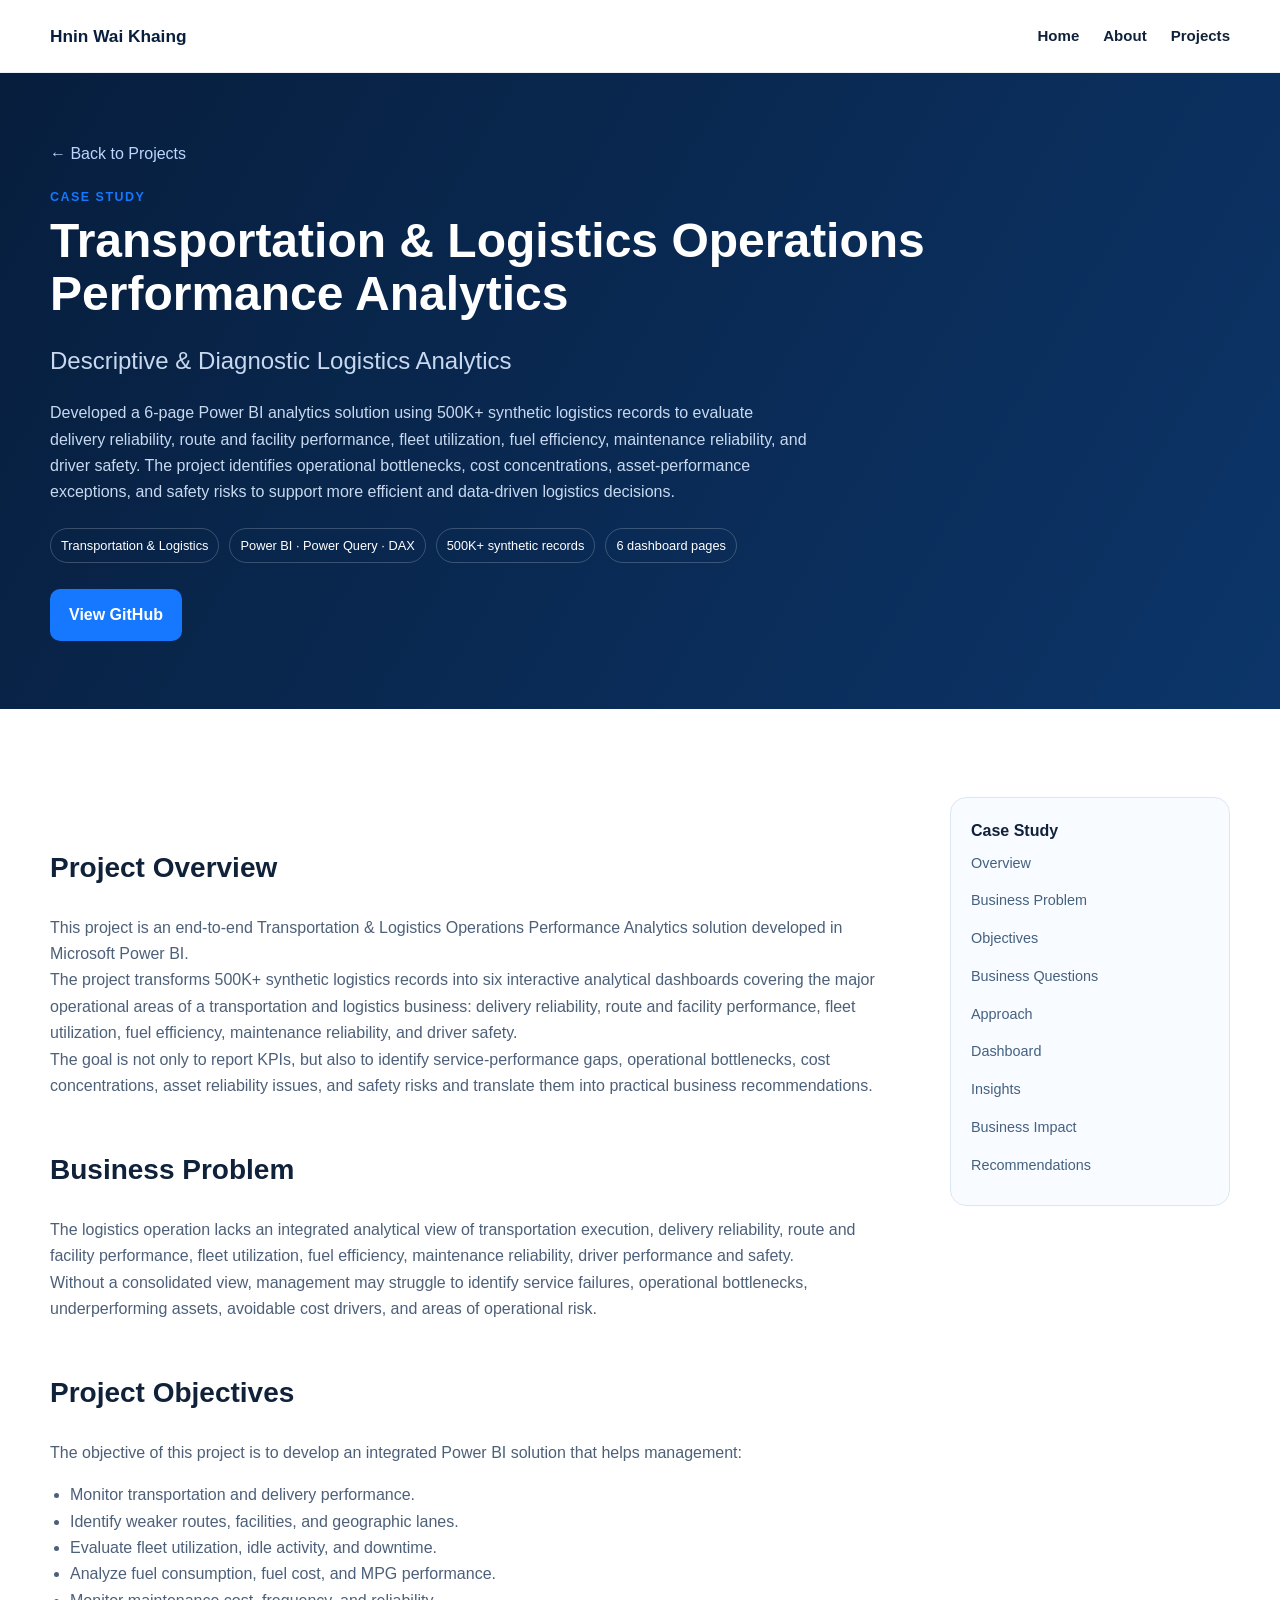
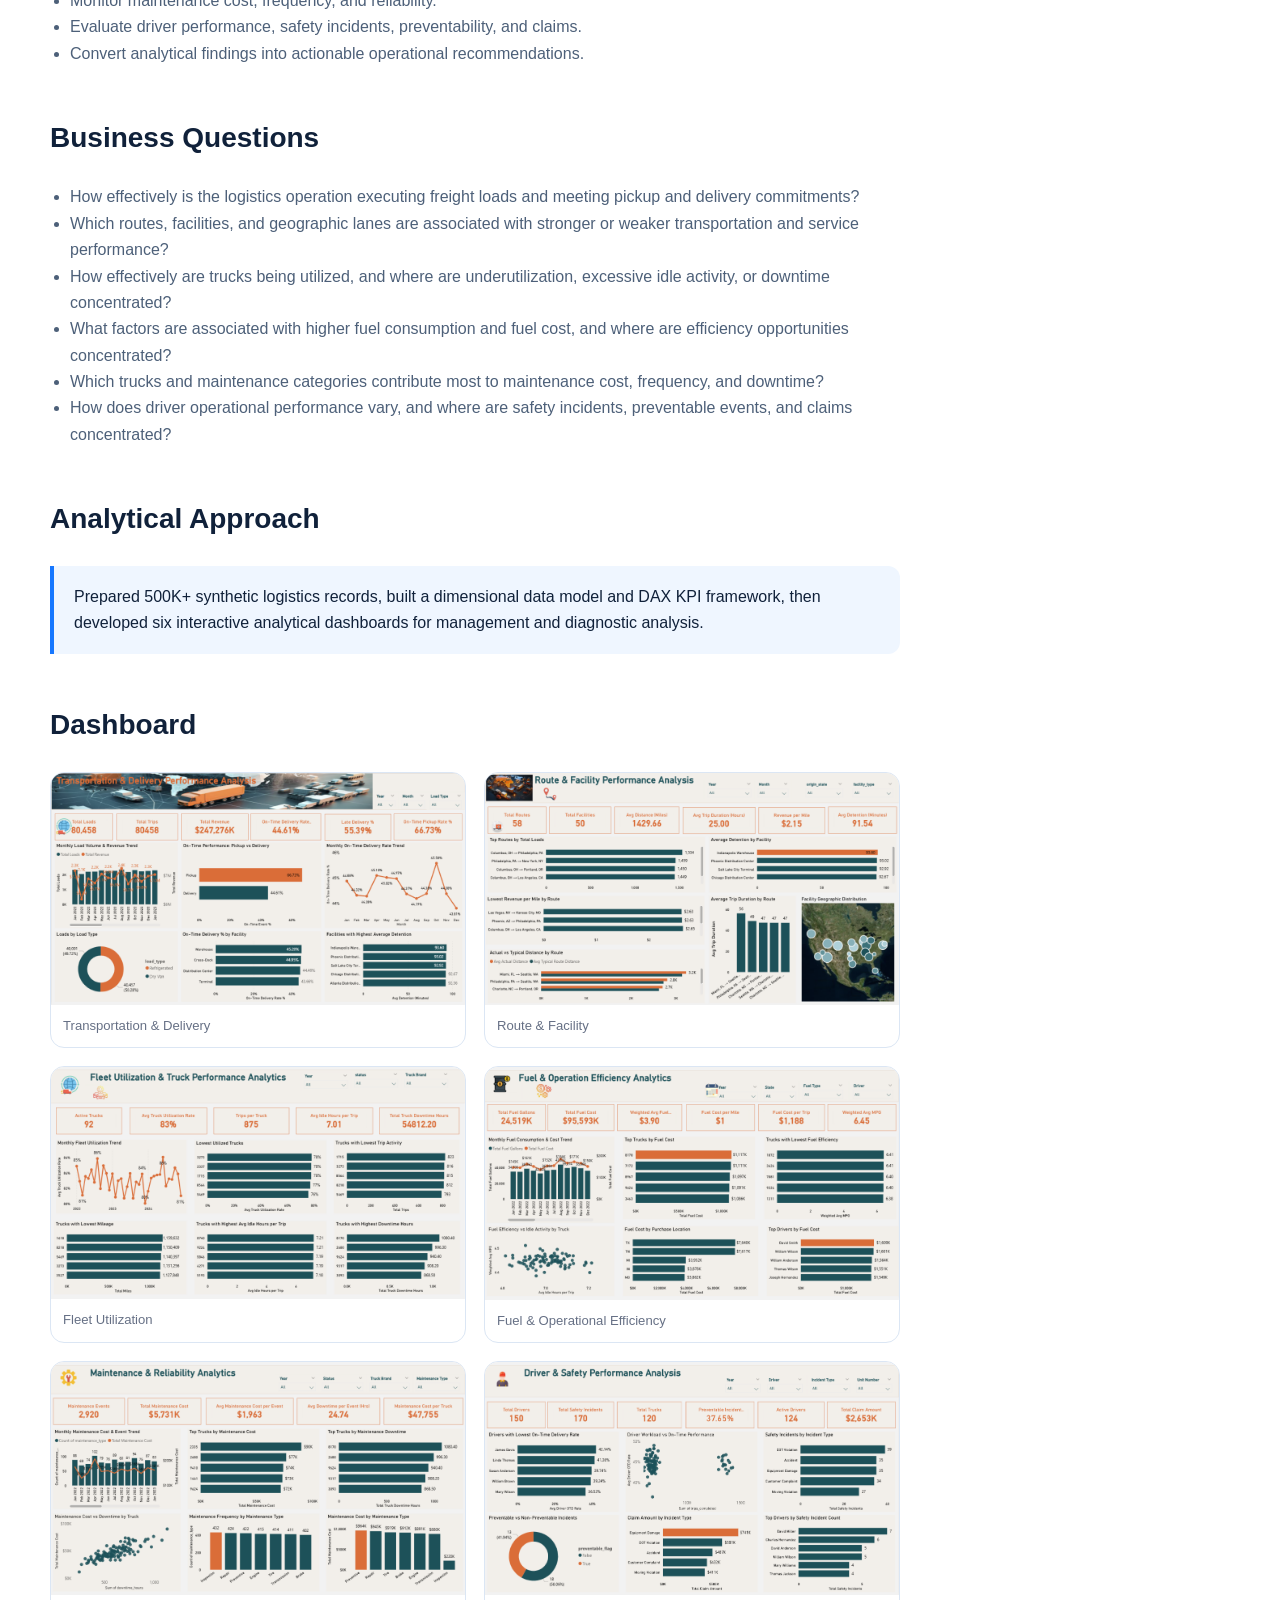
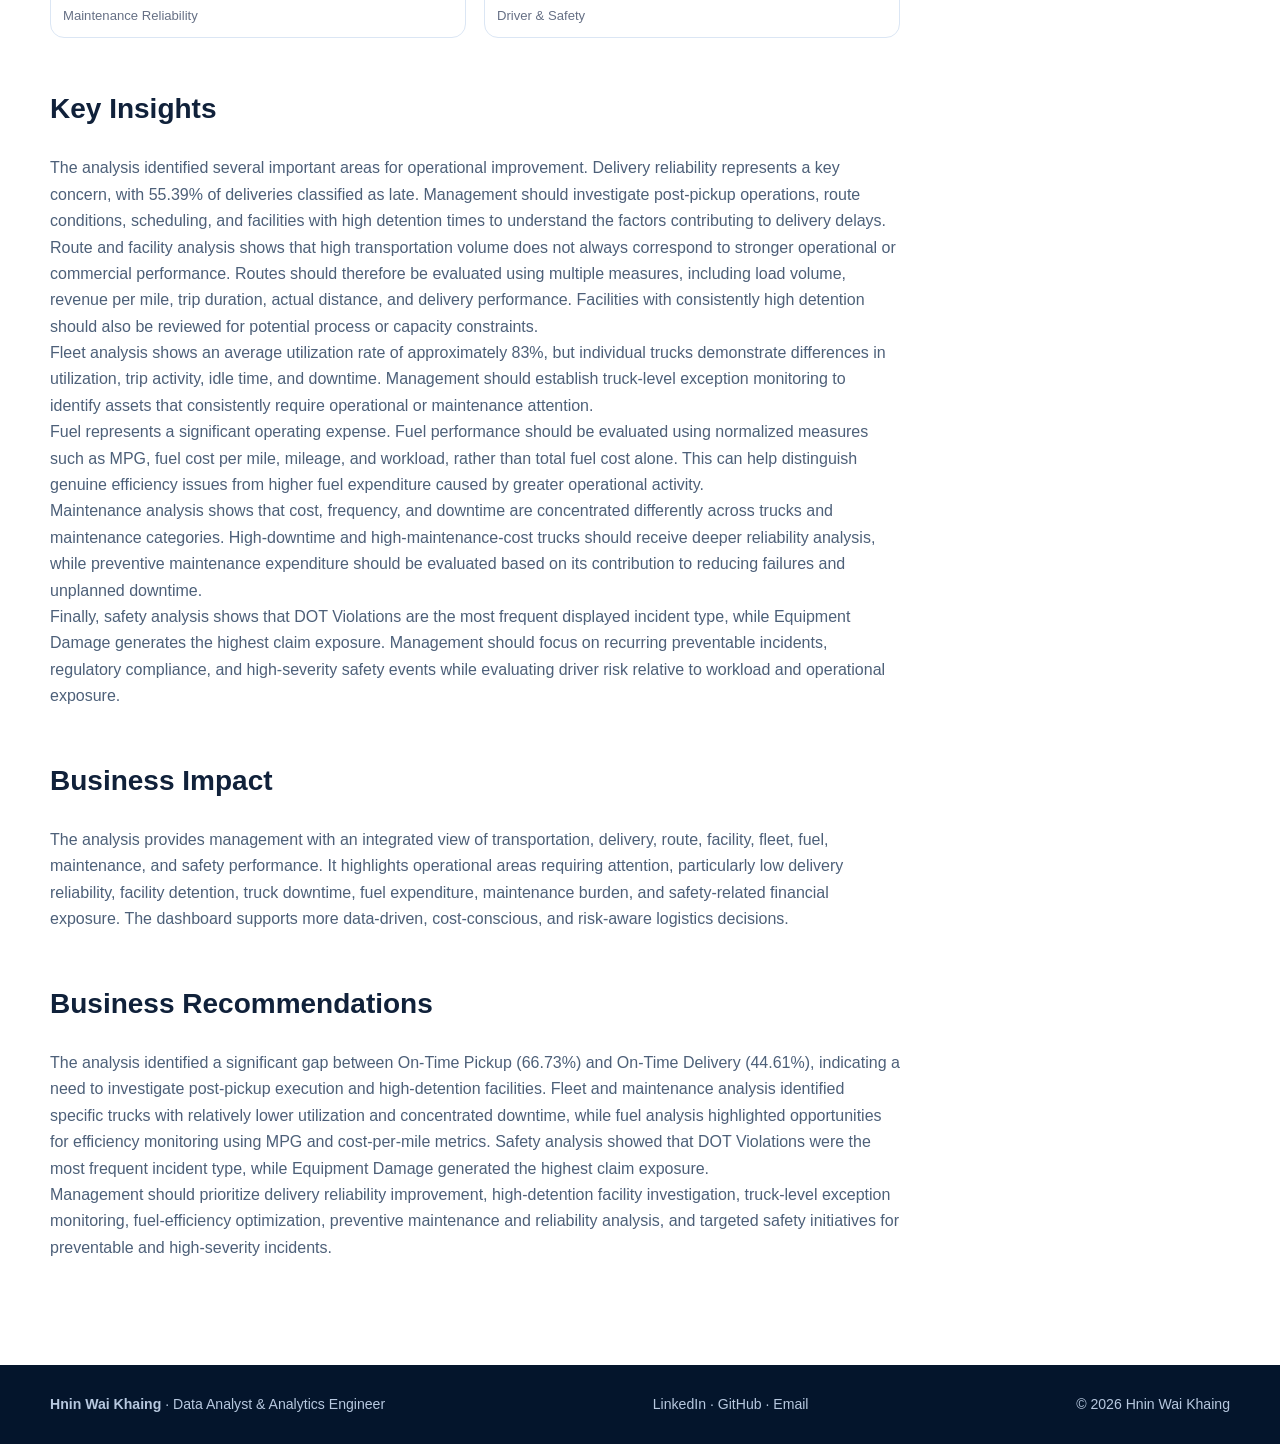
<file: projects/logistics-analytics.html>
<!doctype html>
    <html lang="en">
    <head>
    <meta charset="utf-8"/>
    <meta content="width=device-width,initial-scale=1" name="viewport"/>
    <meta content="Hnin Wai Khaing &mdash; Data Analyst &amp; Analytics Engineer portfolio featuring business intelligence and analytics case studies." name="description"/>
    <title>
    Transportation &amp; Logistics Operations Performance Analytics | Hnin Wai Khaing
    </title>
    <link href="../assets/csss/style.css" rel="stylesheet"/>
    <link href="../assets/csss/responsive.css" rel="stylesheet"/>
    <link href="../assets/csss/case-study.css" rel="stylesheet"/>
    </head>
    <body>
    <header>
    <div class="container nav">
        <a class="brand" href="../index.html">
        Hnin Wai Khaing
        </a>
        <button aria-label="Open menu" class="menu-btn">
        ☰
        </button>
        <nav class="navlinks">
        <a href="../index.html">
        Home
        </a>
        <a href="../index.html#about">
        About
        </a>
        <a href="../projects.html">
        Projects
        </a>
    
        </nav>
    </div>
    </header>
    <main>
    <section class="case-hero">
        <div class="container">
        <a class="back" href="../projects.html">
        &larr; Back to Projects
        </a>
        <div class="eyebrow">
        Case Study
        </div>
        <h2 class="section-title">
        Transportation &amp; Logistics Operations Performance Analytics
        </h2>
        <h2 style="font-weight:500;color:#c7d8ef">
        Descriptive &amp; Diagnostic Logistics Analytics
        </h2>
        <p>
            Developed a 6-page Power BI analytics solution using 500K+ synthetic logistics records to evaluate delivery reliability, route and facility performance, fleet utilization, fuel efficiency, maintenance reliability, and driver safety. The project identifies operational bottlenecks, cost concentrations, asset-performance exceptions, and safety risks to support more efficient and data-driven logistics decisions.
        </p>
        <div class="case-meta">
        <span>
        Transportation &amp; Logistics
        </span>
        <span>
        Power BI &middot; Power Query &middot; DAX
        </span>
        <span>
        500K+ synthetic records
        </span>
        <span>
        6 dashboard pages
        </span>
        </div>
        <div class="case-actions">
        <a class="btn primary" href="https://github.com/hninwaikhaing-data/Transportation_and_Logistics_Operations_Performance_Analytics_Dashboard" target="_blank">
        View GitHub
        </a>
    
        </div>
        </div>
    </section>
    <section class="section">
        <div class="container case-layout">
        <article class="case-main">
        <h2 id="overview">
        Project Overview
        </h2>
        <p>
            This project is an end-to-end Transportation & Logistics Operations Performance Analytics solution developed in Microsoft Power BI.
            <br>
            The project transforms 500K+ synthetic logistics records into six interactive analytical dashboards covering the major operational areas of a transportation and logistics business: delivery reliability, route and facility performance, fleet utilization, fuel efficiency, maintenance reliability, and driver safety.
            <br>
            The goal is not only to report KPIs, but also to identify service-performance gaps, operational bottlenecks, cost concentrations, asset reliability issues, and safety risks and translate them into practical business recommendations.
        </p>
        
        <h2 id="problem">
        Business Problem
        </h2>
        <p>
            The logistics operation lacks an integrated analytical view of transportation execution, delivery reliability, route and facility performance, fleet utilization, fuel efficiency, maintenance reliability, driver performance and safety. 
            <br>
            Without a consolidated view, management may struggle to identify service failures, operational bottlenecks, underperforming assets, avoidable cost drivers, and areas of operational risk.

        </p>
        <h2 id="objectives">
        Project Objectives
        </h2>
        <p>
            The objective of this project is to develop an integrated Power BI solution that helps management:


        </p>
        <ul>
        <li>
            Monitor transportation and delivery performance.
        </li>
        <li>
            Identify weaker routes, facilities, and geographic lanes.
        </li>
        <li>
            Evaluate fleet utilization, idle activity, and downtime.
        </li>
        <li>
            Analyze fuel consumption, fuel cost, and MPG performance.
        </li>
        <li>
            Monitor maintenance cost, frequency, and reliability.
        </li>
        <li>
            Evaluate driver performance, safety incidents, preventability, and claims.
        </li>
        <li>
            Convert analytical findings into actionable operational recommendations.
        </li>
        </ul>
        <h2 id="questions">
        Business Questions
        </h2>
        <ul>
        <li>
            How effectively is the logistics operation executing freight loads and meeting pickup and delivery commitments?
        </li>
        <li>
            Which routes, facilities, and geographic lanes are associated with stronger or weaker transportation and service performance?
        </li>
        <li>
            How effectively are trucks being utilized, and where are underutilization, excessive idle activity, or downtime concentrated?
        </li>
        <li>
            What factors are associated with higher fuel consumption and fuel cost, and where are efficiency opportunities concentrated?
        </li>
        <li>
            Which trucks and maintenance categories contribute most to maintenance cost, frequency, and downtime?

        </li>
        <li>
            How does driver operational performance vary, and where are safety incidents, preventable events, and claims concentrated?

        </li>
        </ul>
        <h2 id="approach">
        Analytical Approach
        </h2>
        <div class="callout">
        Prepared 500K+ synthetic logistics records, built a dimensional data model and DAX KPI framework, then developed six interactive analytical dashboards for management and diagnostic analysis.
        </div>
        <h2 id="dashboard">
        Dashboard
        </h2>
        <div class="gallery">
        <figure>
            <img alt="Transportation &amp; Delivery dashboard" src="../assets/images/logistics/transporation_delivery_performance_analysis.png"/>
            <figcaption>
            Transportation &amp; Delivery
            </figcaption>
        </figure>
        <figure>
            <img alt="Route &amp; Facility dashboard" src="../assets/images/logistics/route_performance_analysis.png"/>
            <figcaption>
            Route &amp; Facility
            </figcaption>
        </figure>
        <figure>
            <img alt="Fleet Utilization dashboard" src="../assets/images/logistics/fleet_utilization_analysis.png"/>
            <figcaption>
            Fleet Utilization
            </figcaption>
        </figure>
        <figure>
            <img alt="Fuel &amp; Operational Efficiency dashboard" src="../assets/images/logistics/fuel_operation_efficiency_analysis.png"/>
            <figcaption>
            Fuel &amp; Operational Efficiency
            </figcaption>
        </figure>
        <figure>
            <img alt="Maintenance Reliability dashboard" src="../assets/images/logistics/maintenance_reliability_analysis.png"/>
            <figcaption>
            Maintenance Reliability
            </figcaption>
        </figure>
        <figure>
            <img alt="Driver &amp; Safety dashboard" src="../assets/images/logistics/driver_safety_performance_analysis.png"/>
            <figcaption>
            Driver &amp; Safety
            </figcaption>
        </figure>
        </div>
        <h2 id="insights">
        Key Insights
        </h2>
        <p>
            The analysis identified several important areas for operational improvement. Delivery reliability represents a key concern, with 55.39% of deliveries classified as late. Management should investigate post-pickup operations, route conditions, scheduling, and facilities with high detention times to understand the factors contributing to delivery delays.
            <br>Route and facility analysis shows that high transportation volume does not always correspond to stronger operational or commercial performance. Routes should therefore be evaluated using multiple measures, including load volume, revenue per mile, trip duration, actual distance, and delivery performance. Facilities with consistently high detention should also be reviewed for potential process or capacity constraints.
            <br>Fleet analysis shows an average utilization rate of approximately 83%, but individual trucks demonstrate differences in utilization, trip activity, idle time, and downtime. Management should establish truck-level exception monitoring to identify assets that consistently require operational or maintenance attention.
            <br>Fuel represents a significant operating expense. Fuel performance should be evaluated using normalized measures such as MPG, fuel cost per mile, mileage, and workload, rather than total fuel cost alone. This can help distinguish genuine efficiency issues from higher fuel expenditure caused by greater operational activity.
            <br>Maintenance analysis shows that cost, frequency, and downtime are concentrated differently across trucks and maintenance categories. High-downtime and high-maintenance-cost trucks should receive deeper reliability analysis, while preventive maintenance expenditure should be evaluated based on its contribution to reducing failures and unplanned downtime.
            <br>Finally, safety analysis shows that DOT Violations are the most frequent displayed incident type, while Equipment Damage generates the highest claim exposure. Management should focus on recurring preventable incidents, regulatory compliance, and high-severity safety events while evaluating driver risk relative to workload and operational exposure.

        </p>
        
        
        <h2 id="value">
        Business Impact
        </h2>
        <p>
        The analysis provides management with an integrated view of transportation, delivery, route, facility, fleet, fuel, maintenance, and safety performance. It highlights operational areas requiring attention, particularly low delivery reliability, facility detention, truck downtime, fuel expenditure, maintenance burden, and safety-related financial exposure. The dashboard supports more data-driven, cost-conscious, and risk-aware logistics decisions.        
        </p>

        <h2 id="recommendations">
            Business Recommendations
            </h2>
            <p>
            The analysis identified a significant gap between On-Time Pickup (66.73%) and On-Time Delivery (44.61%), indicating a need to investigate post-pickup execution and high-detention facilities. Fleet and maintenance analysis identified specific trucks with relatively lower utilization and concentrated downtime, while fuel analysis highlighted opportunities for efficiency monitoring using MPG and cost-per-mile metrics. Safety analysis showed that DOT Violations were the most frequent incident type, while Equipment Damage generated the highest claim exposure.
            <br>
            Management should prioritize delivery reliability improvement, high-detention facility investigation, truck-level exception monitoring, fuel-efficiency optimization, preventive maintenance and reliability analysis, and targeted safety initiatives for preventable and high-severity incidents.


            </p>
            
    </article>
        <aside class="side">
        <strong>
        Case Study
        </strong>
        <a href="#overview">
        Overview
        </a>
        <a href="#problem">
        Business Problem
        </a>
        <a href="#objectives">
        Objectives
        </a>
        <a href="#questions">
        Business Questions
        </a>
        <a href="#approach">
        Approach
        </a>
        <a href="#dashboard">
        Dashboard
        </a>
        <a href="#insights">
        Insights
        </a>
        
        <a href="#value">
        Business Impact
        </a>
        <a href="#recommendations">
        Recommendations
        </a>
        </aside>
        </div>
    </section>
    </main>
    <footer>
    <div class="container footer-row">
        <div>
        <strong>
        Hnin Wai Khaing
        </strong>
        &middot; Data Analyst &amp; Analytics Engineer
        </div>
        <div>
        <a href="https://www.linkedin.com/in/hninwaikhaing" target="_blank">
        LinkedIn
        </a>
        &middot;
        <a href="https://github.com/hninwaikhaing-data" target="_blank">
        GitHub
        </a>
        &middot;
        <a href="mailto:hninwaikhaingmk98@gmail.com">
        Email
        </a>
        </div>
        <div>
        &copy; 2026 Hnin Wai Khaing
        </div>
    </div>
    </footer>
    <script src="../assets/jss/main.js">
    </script>
    </body>
    </html>
</file>
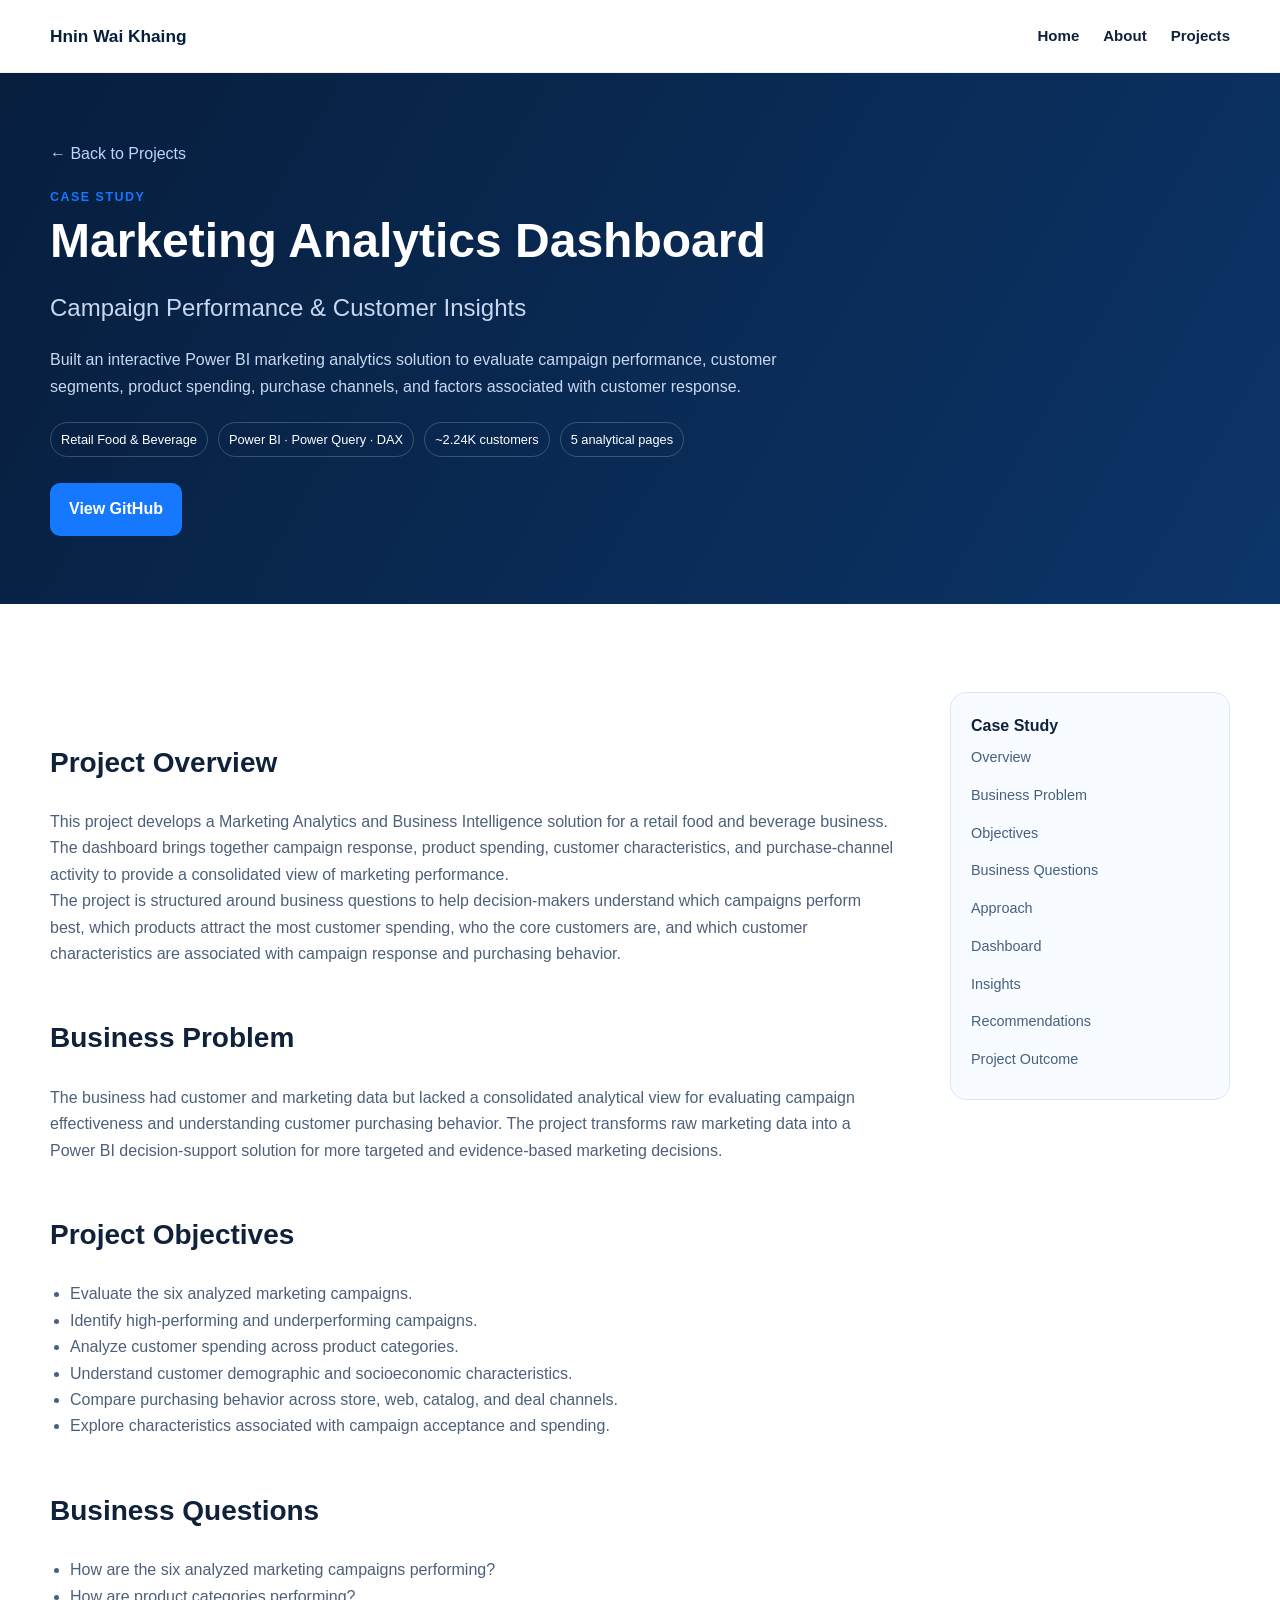
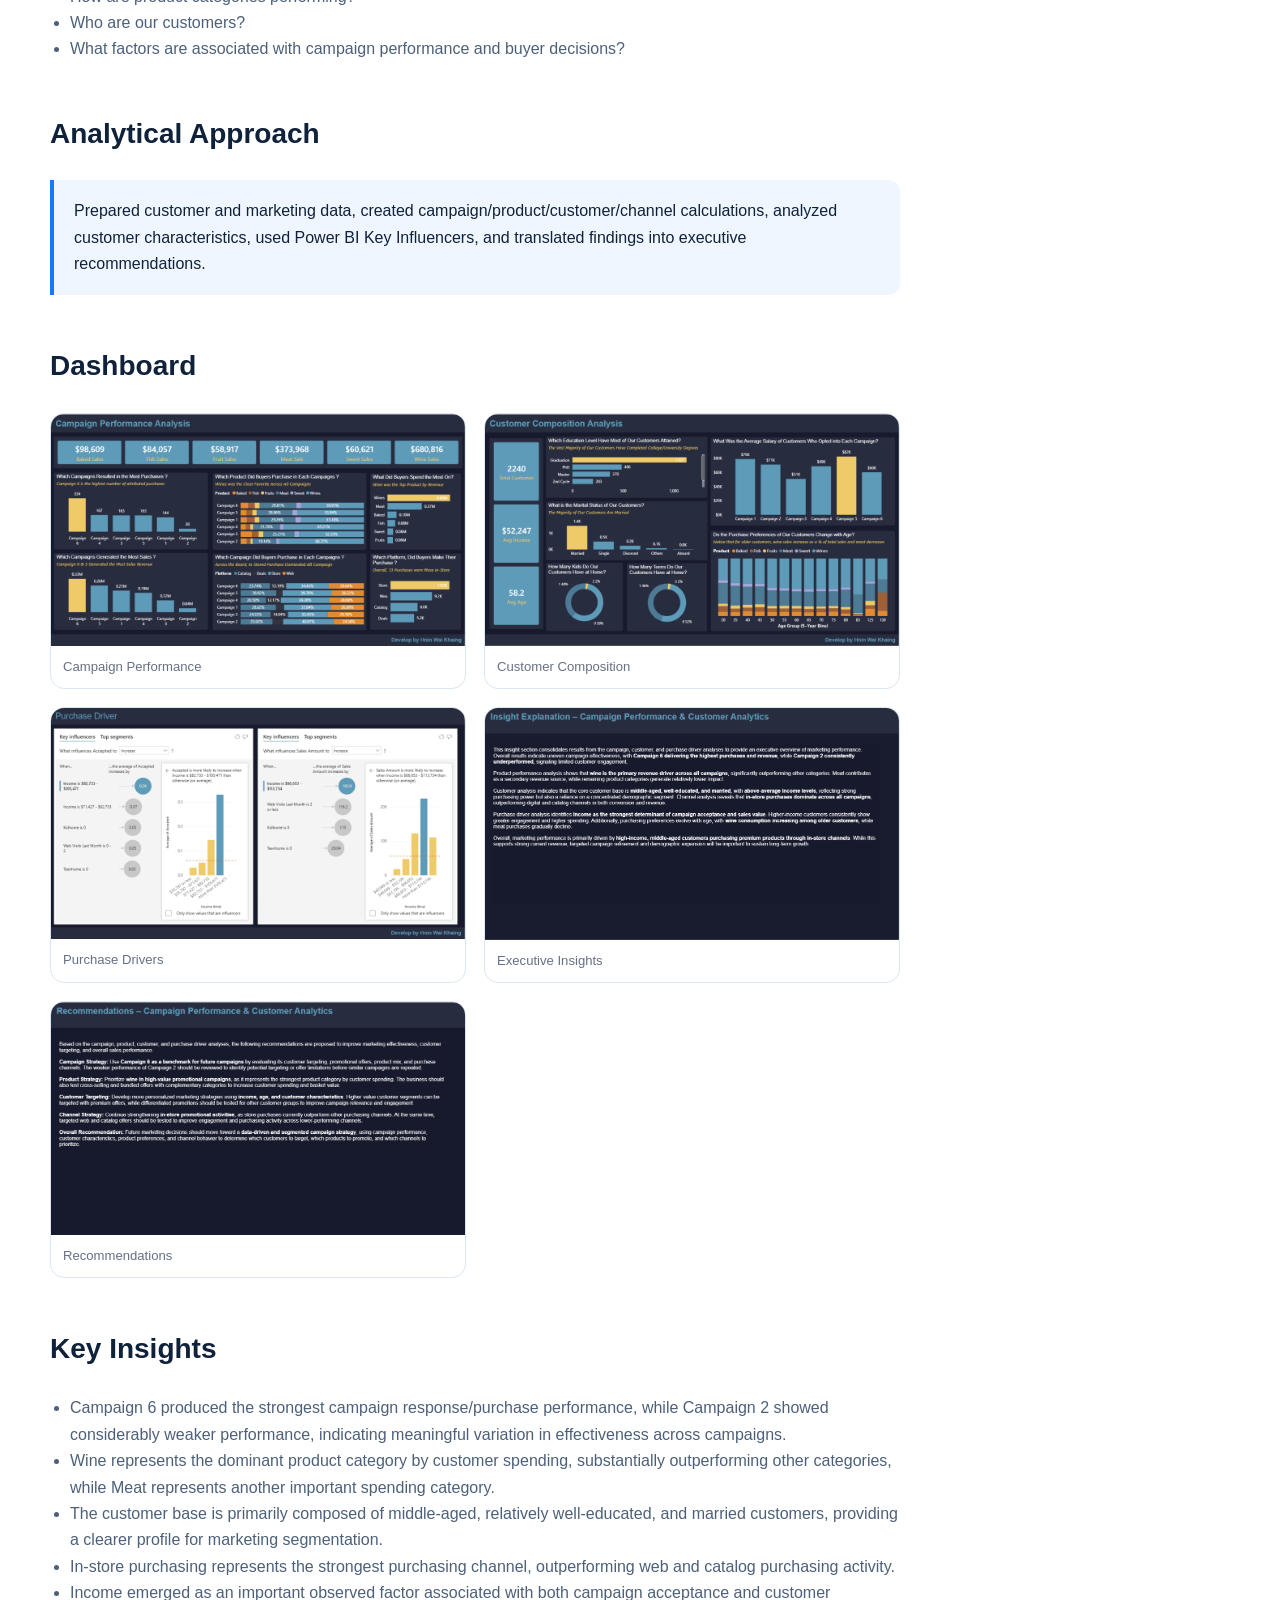
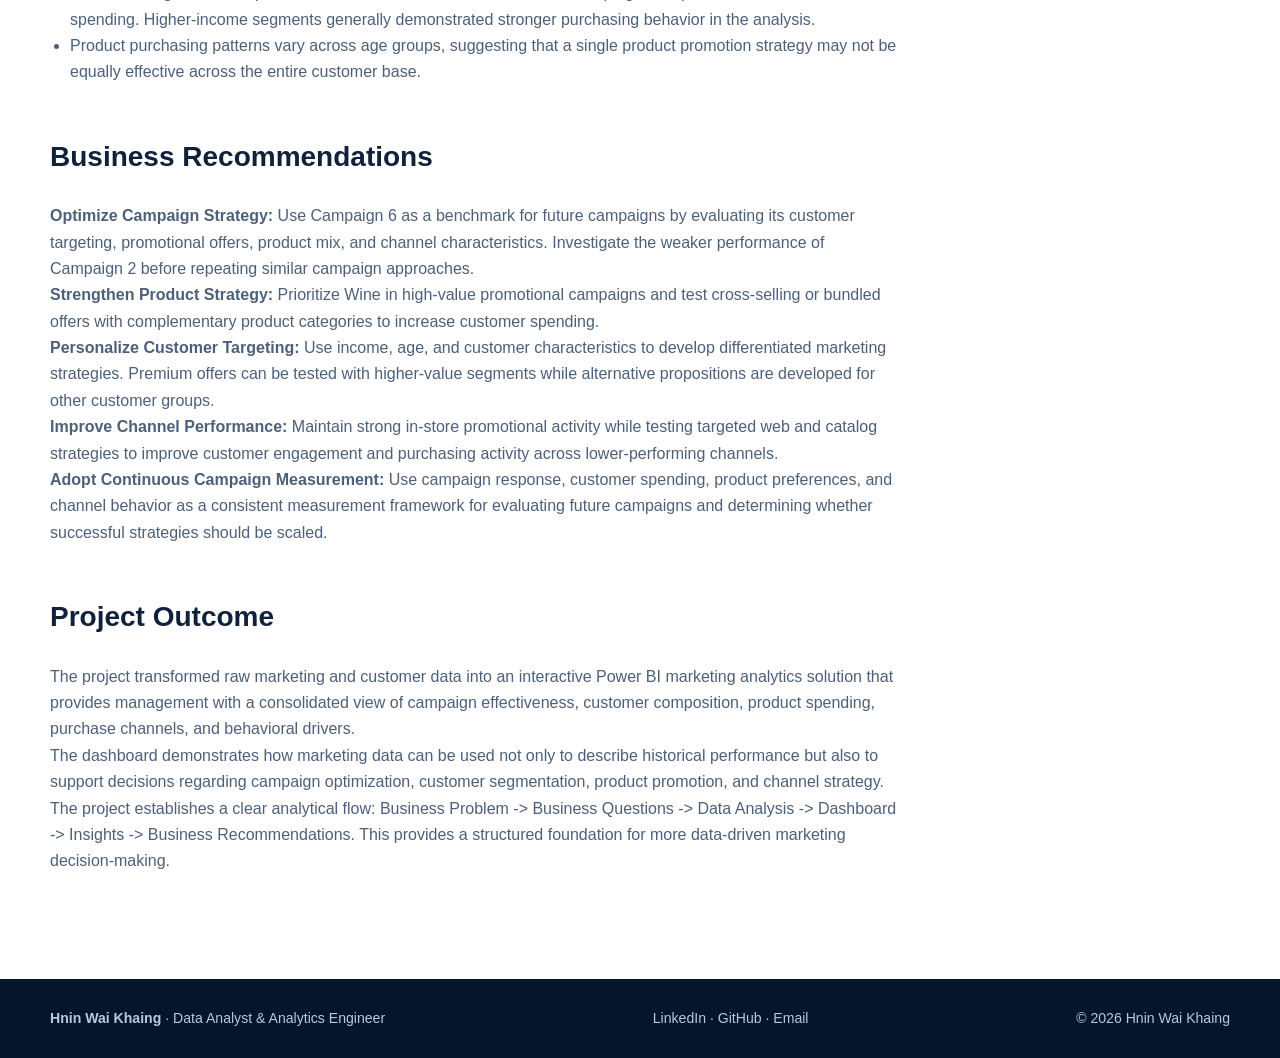
<file: projects/marketing-analytics.html>
<!doctype html>
    <html lang="en">
    <head>
    <meta charset="utf-8"/>
    <meta content="width=device-width,initial-scale=1" name="viewport"/>
    <meta content="Hnin Wai Khaing &mdash; Data Analyst &amp; Analytics Engineer portfolio featuring business intelligence and analytics case studies." name="description"/>
    <title>
    Marketing Analytics Dashboard | Hnin Wai Khaing
    </title>
    <link href="../assets/csss/style.css" rel="stylesheet"/>
    <link href="../assets/csss/responsive.css" rel="stylesheet"/>
    <link href="../assets/csss/case-study.css" rel="stylesheet"/>
    </head>
    <body>
    <header>
    <div class="container nav">
        <a class="brand" href="../index.html">
        Hnin Wai Khaing
        </a>
        <button aria-label="Open menu" class="menu-btn">
        ☰
        </button>
        <nav class="navlinks">
        <a href="../index.html">
        Home
        </a>
        <a href="../index.html#about">
        About
        </a>
        <a href="../projects.html">
        Projects
        </a>
        
        </nav>
    </div>
    </header>
    <main>
    <section class="case-hero">
        <div class="container">
        <a class="back" href="../projects.html">
        &larr; Back to Projects
        </a>
        <div class="eyebrow">
        Case Study
        </div>
        <h1 class="section-title">
        Marketing Analytics Dashboard
        </h1>
        <h2 style="font-weight:500;color:#c7d8ef">
        Campaign Performance &amp; Customer Insights
        </h2>
        <p>
            Built an interactive Power BI marketing analytics solution to evaluate campaign performance, customer segments, product spending, purchase channels, and factors associated with customer response.
        </p>
        <div class="case-meta">
        <span>
        Retail Food &amp; Beverage
        </span>
        <span>
        Power BI &middot; Power Query &middot; DAX
        </span>
        <span>
        ~2.24K customers
        </span>
        <span>
        5 analytical pages
        </span>
        </div>
        <div class="case-actions">
        <a class="btn primary" href="https://github.com/hninwaikhaing-data/Marketing_Analytics_Dashboard.Campaign_Performance_and_Customer_Insights" target="_blank">
        View GitHub
        </a>
        </div>
        </div>
    </section>
    <section class="section">
        <div class="container case-layout">
        <article class="case-main">
        <h2 id="overview">
        Project Overview
        </h2>
        <p>
            This project develops a Marketing Analytics and Business Intelligence solution for a retail food and beverage business. The dashboard brings together campaign response, product spending, customer characteristics, and purchase-channel activity to provide a consolidated view of marketing performance.
            <br>The project is structured around business questions to help decision-makers understand which campaigns perform best, which products attract the most customer spending, who the core customers are, and which customer characteristics are associated with campaign response and purchasing behavior.

        </p>
        
        <h2 id="problem">
        Business Problem
        </h2>
        <p>
        The business had customer and marketing data but lacked a consolidated analytical view for evaluating campaign effectiveness and understanding customer purchasing behavior. The project transforms raw marketing data into a Power BI decision-support solution for more targeted and evidence-based marketing decisions.
        </p>
        <h2 id="objectives">
        Project Objectives
        </h2>
        <ul>
        <li>
            Evaluate the six analyzed marketing campaigns.
        </li>
        <li>
            Identify high-performing and underperforming campaigns.
        </li>
        <li>
            Analyze customer spending across product categories.
        </li>
        <li>
            Understand customer demographic and socioeconomic characteristics.
        </li>
        <li>
            Compare purchasing behavior across store, web, catalog, and deal channels.
        </li>
        <li>
            Explore characteristics associated with campaign acceptance and spending.
        </li>
        
        </ul>
        <h2 id="questions">
        Business Questions
        </h2>
        <ul>
        <li>
            How are the six analyzed marketing campaigns performing?
        </li>
        <li>
            How are product categories performing?
        </li>
        <li>
            Who are our customers?
        </li>
        <li>
            What factors are associated with campaign performance and buyer decisions?
        </li>
        </ul>
        <h2 id="approach">
        Analytical Approach
        </h2>
        <div class="callout">
        Prepared customer and marketing data, created campaign/product/customer/channel calculations, analyzed customer characteristics, used Power BI Key Influencers, and translated findings into executive recommendations.
        </div>
        <h2 id="dashboard">
        Dashboard
        </h2>
        <div class="gallery">
        <figure>
            <img alt="Campaign Performance dashboard" src="../assets/images/marketing/campaign_performance_analysis.png"/>
            <figcaption>
            Campaign Performance
            </figcaption>
        </figure>
        <figure>
            <img alt="Customer Composition dashboard" src="../assets/images/marketing/customer_composition_analysis.png"/>
            <figcaption>
            Customer Composition
            </figcaption>
        </figure>
        <figure>
            <img alt="Purchase Drivers dashboard" src="../assets/images/marketing/purchase_driver.png"/>
            <figcaption>
            Purchase Drivers
            </figcaption>
        </figure>
        <figure>
            <img alt="Executive Insights dashboard" src="../assets/images/marketing/insight.png"/>
            <figcaption>
            Executive Insights
            </figcaption>
        </figure>
        <figure>
            <img alt="Recommendations dashboard" src="../assets/images/marketing/recommendation.png"/>
            <figcaption>
            Recommendations
            </figcaption>
        </figure>
        </div>
        <h2 id="insights">
        Key Insights
        </h2>
        <ul>

        <li>
            Campaign 6 produced the strongest campaign response/purchase performance, while Campaign 2 showed considerably weaker performance, indicating meaningful variation in effectiveness across campaigns.

        </li>
        <li>
            Wine represents the dominant product category by customer spending, substantially outperforming other categories, while Meat represents another important spending category.

        </li>
        <li>
            The customer base is primarily composed of middle-aged, relatively well-educated, and married customers, providing a clearer profile for marketing segmentation.

        </li>
        <li>
            In-store purchasing represents the strongest purchasing channel, outperforming web and catalog purchasing activity.

        </li>
        <li>
            Income emerged as an important observed factor associated with both campaign acceptance and customer spending. Higher-income segments generally demonstrated stronger purchasing behavior in the analysis.

        </li>
        <li>
            Product purchasing patterns vary across age groups, suggesting that a single product promotion strategy may not be equally effective across the entire customer base.

        </li>
        </ul>
        <h2 id="recommendations">
        Business Recommendations
        </h2>
        <p>
            <strong>Optimize Campaign Strategy:</strong> Use Campaign 6 as a benchmark for future campaigns by evaluating its customer targeting, promotional offers, product mix, and channel characteristics. Investigate the weaker performance of Campaign 2 before repeating similar campaign approaches.
            <br><strong>Strengthen Product Strategy:</strong> Prioritize Wine in high-value promotional campaigns and test cross-selling or bundled offers with complementary product categories to increase customer spending.
            <br><strong>Personalize Customer Targeting:</strong> Use income, age, and customer characteristics to develop differentiated marketing strategies. Premium offers can be tested with higher-value segments while alternative propositions are developed for other customer groups.
            <br><strong>Improve Channel Performance:</strong> Maintain strong in-store promotional activity while testing targeted web and catalog strategies to improve customer engagement and purchasing activity across lower-performing channels.
            <br><strong>Adopt Continuous Campaign Measurement:</strong> Use campaign response, customer spending, product preferences, and channel behavior as a consistent measurement framework for evaluating future campaigns and determining whether successful strategies should be scaled.

        </p>
        
        <h2 id="value">
        Project Outcome
        </h2>
        <p>
            The project transformed raw marketing and customer data into an interactive Power BI marketing analytics solution that provides management with a consolidated view of campaign effectiveness, customer composition, product spending, purchase channels, and behavioral drivers.
            <br>The dashboard demonstrates how marketing data can be used not only to describe historical performance but also to support decisions regarding campaign optimization, customer segmentation, product promotion, and channel strategy.
            <br>The project establishes a clear analytical flow: Business Problem -> Business Questions -> Data Analysis -> Dashboard -> Insights -> Business Recommendations. This provides a structured foundation for more data-driven marketing decision-making.


        </p>
        </article>
        <aside class="side">
        <strong>
        Case Study
        </strong>
        <a href="#overview">
        Overview
        </a>
        <a href="#problem">
        Business Problem
        </a>
        <a href="#objectives">
        Objectives
        </a>
        <a href="#questions">
        Business Questions
        </a>
        <a href="#approach">
        Approach
        </a>
        <a href="#dashboard">
        Dashboard
        </a>
        <a href="#insights">
        Insights
        </a>
        <a href="#recommendations">
        Recommendations
        </a>
        <a href="#value">
        Project Outcome
        </a>
        </aside>
        </div>
    </section>
    </main>
    <footer>
    <div class="container footer-row">
        <div>
        <strong>
        Hnin Wai Khaing
        </strong>
        &middot; Data Analyst &amp; Analytics Engineer
        </div>
        <div>
        <a href="https://www.linkedin.com/in/hninwaikhaing" target="_blank">
        LinkedIn
        </a>
        &middot;
        <a href="https://github.com/hninwaikhaing-data" target="_blank">
        GitHub
        </a>
        &middot;
        <a href="mailto:hninwaikhaingmk98@gmail.com">
        Email
        </a>
        </div>
        <div>
        &copy; 2026 Hnin Wai Khaing
        </div>
    </div>
    </footer>
    <script src="../assets/jss/main.js">
    </script>
    </body>
    </html>
</file>
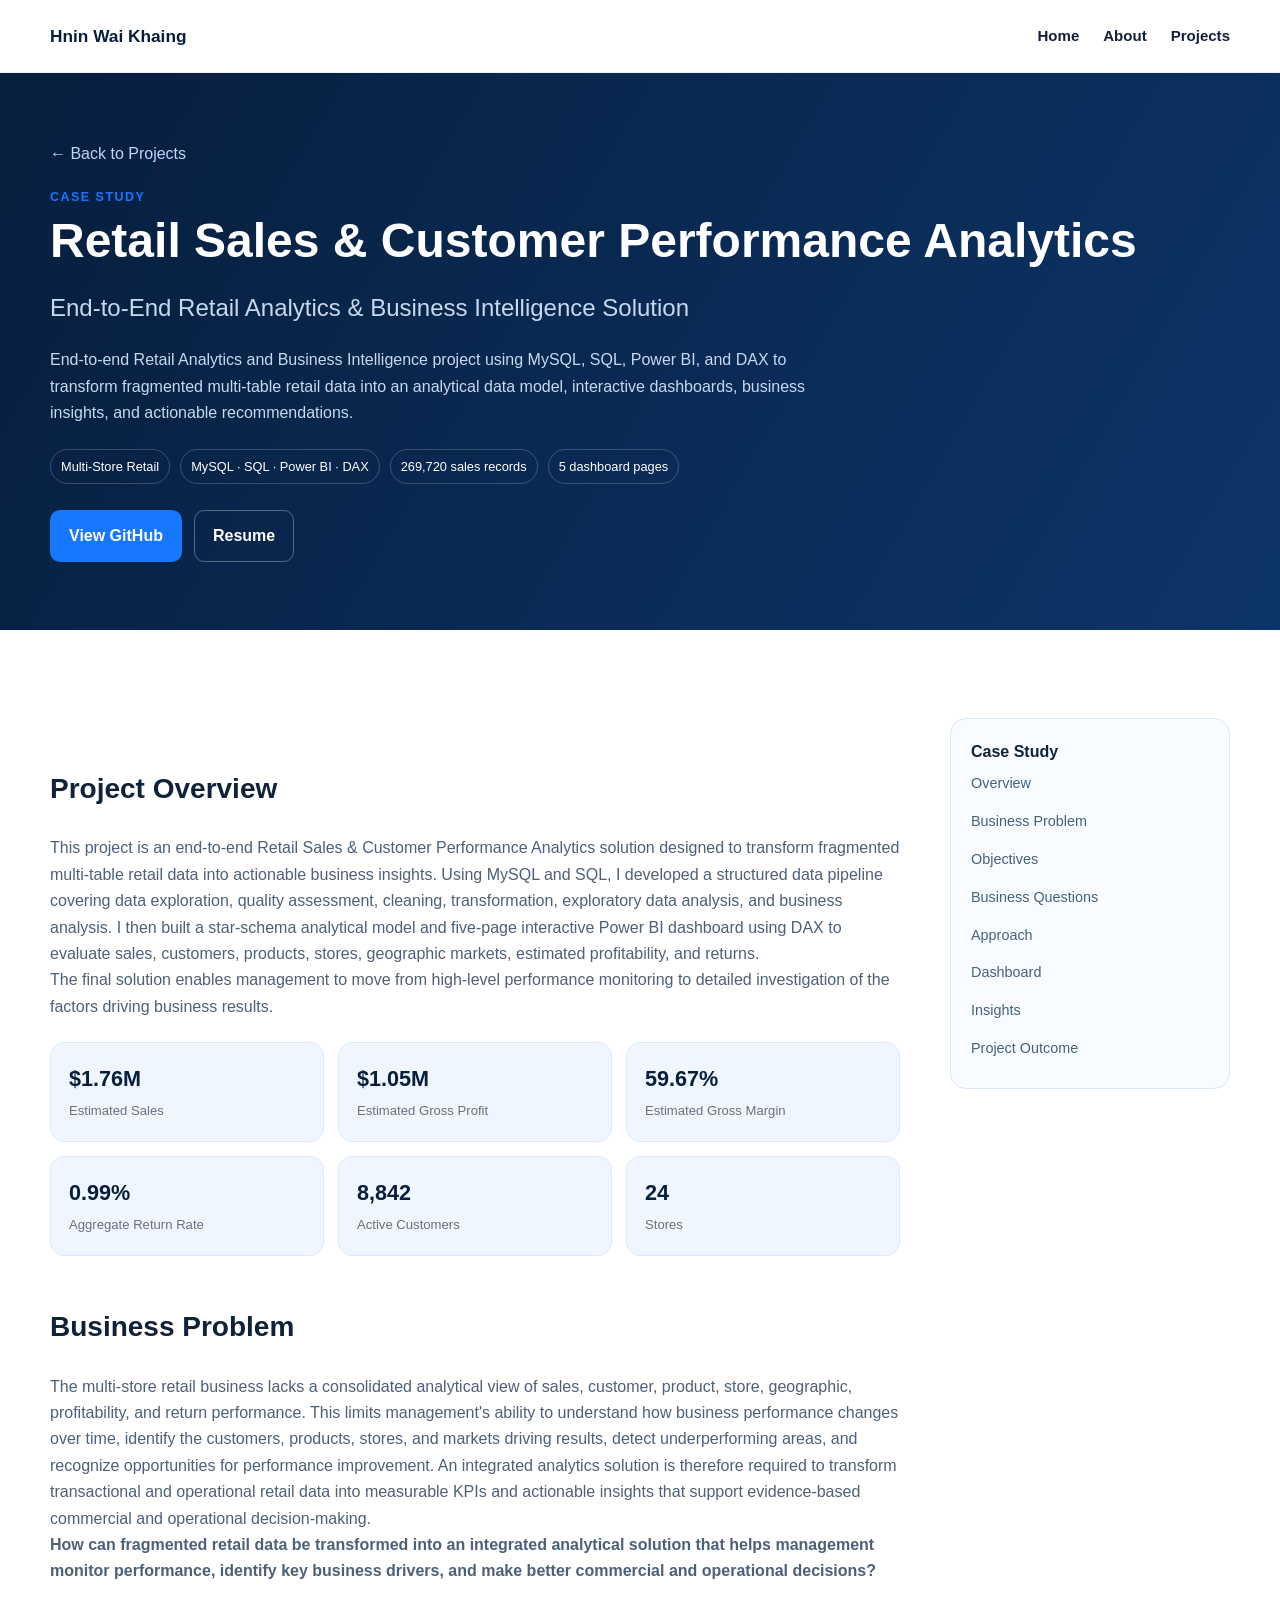
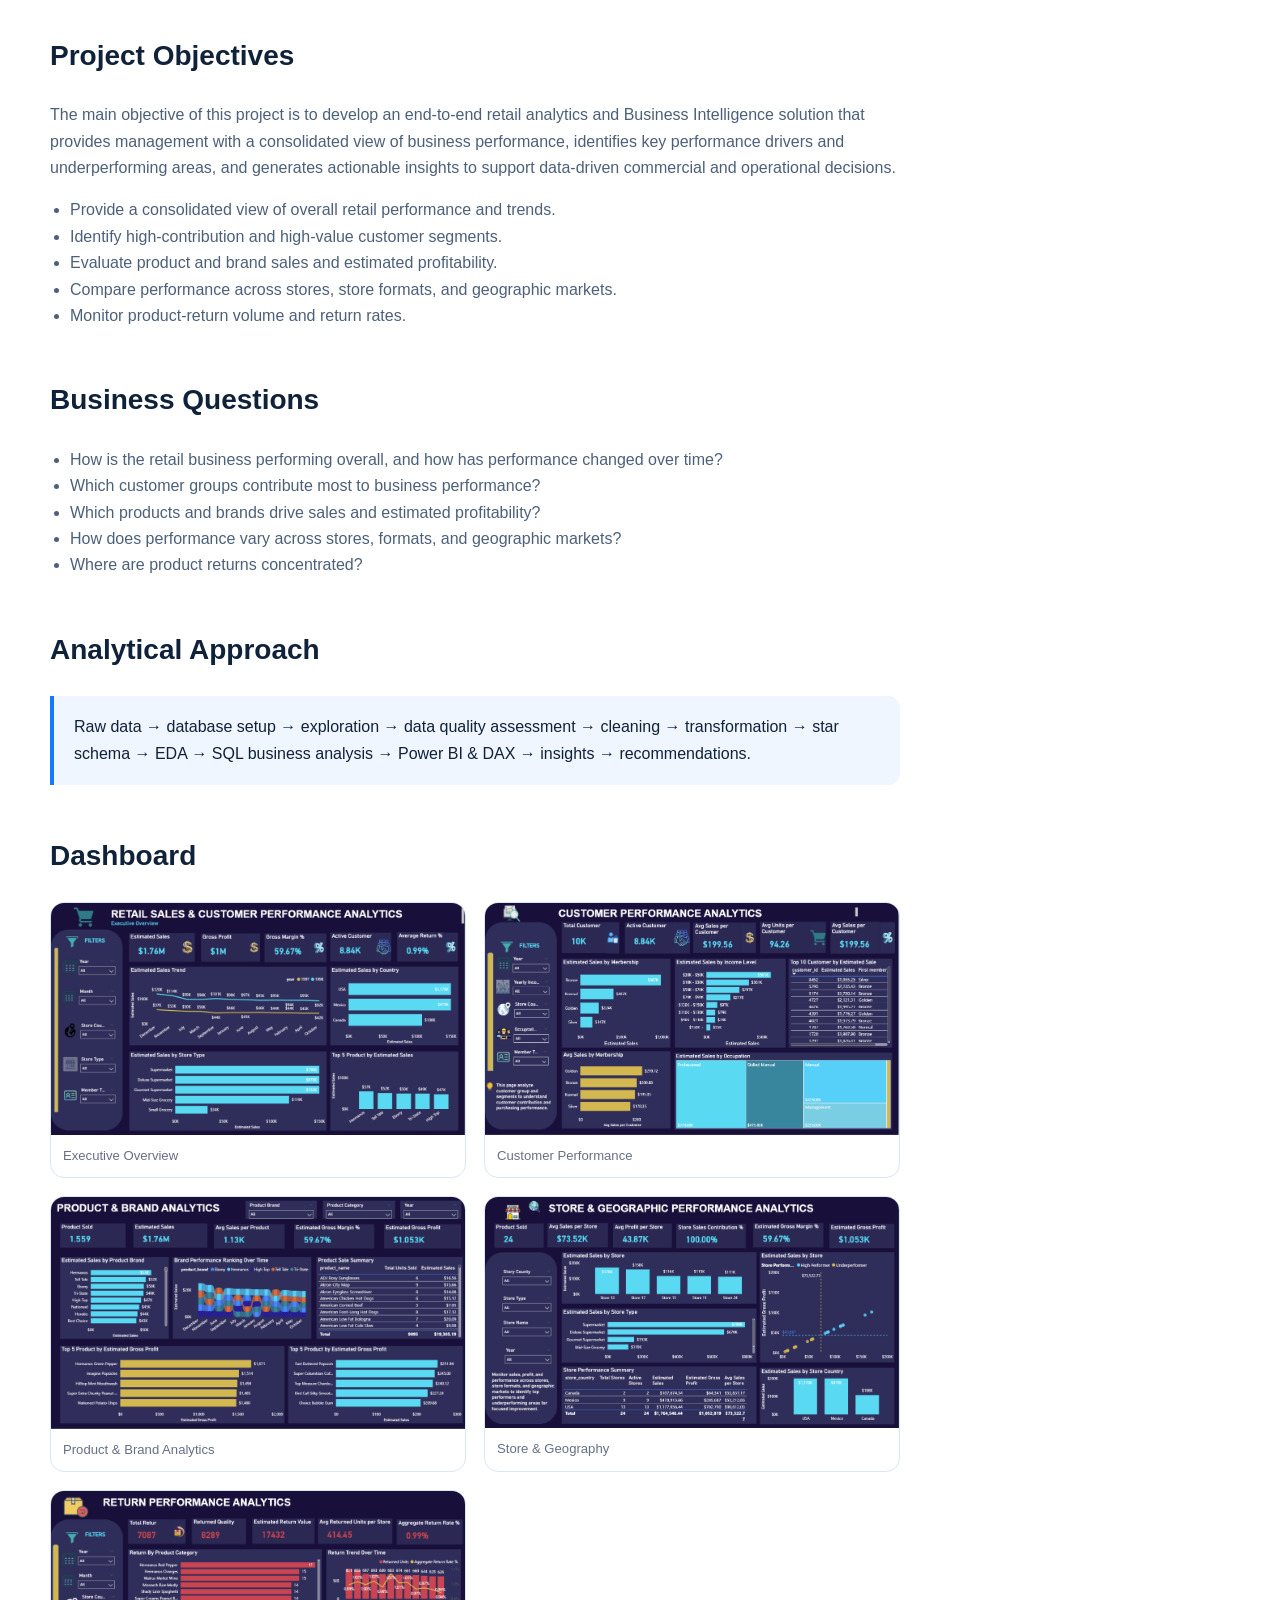
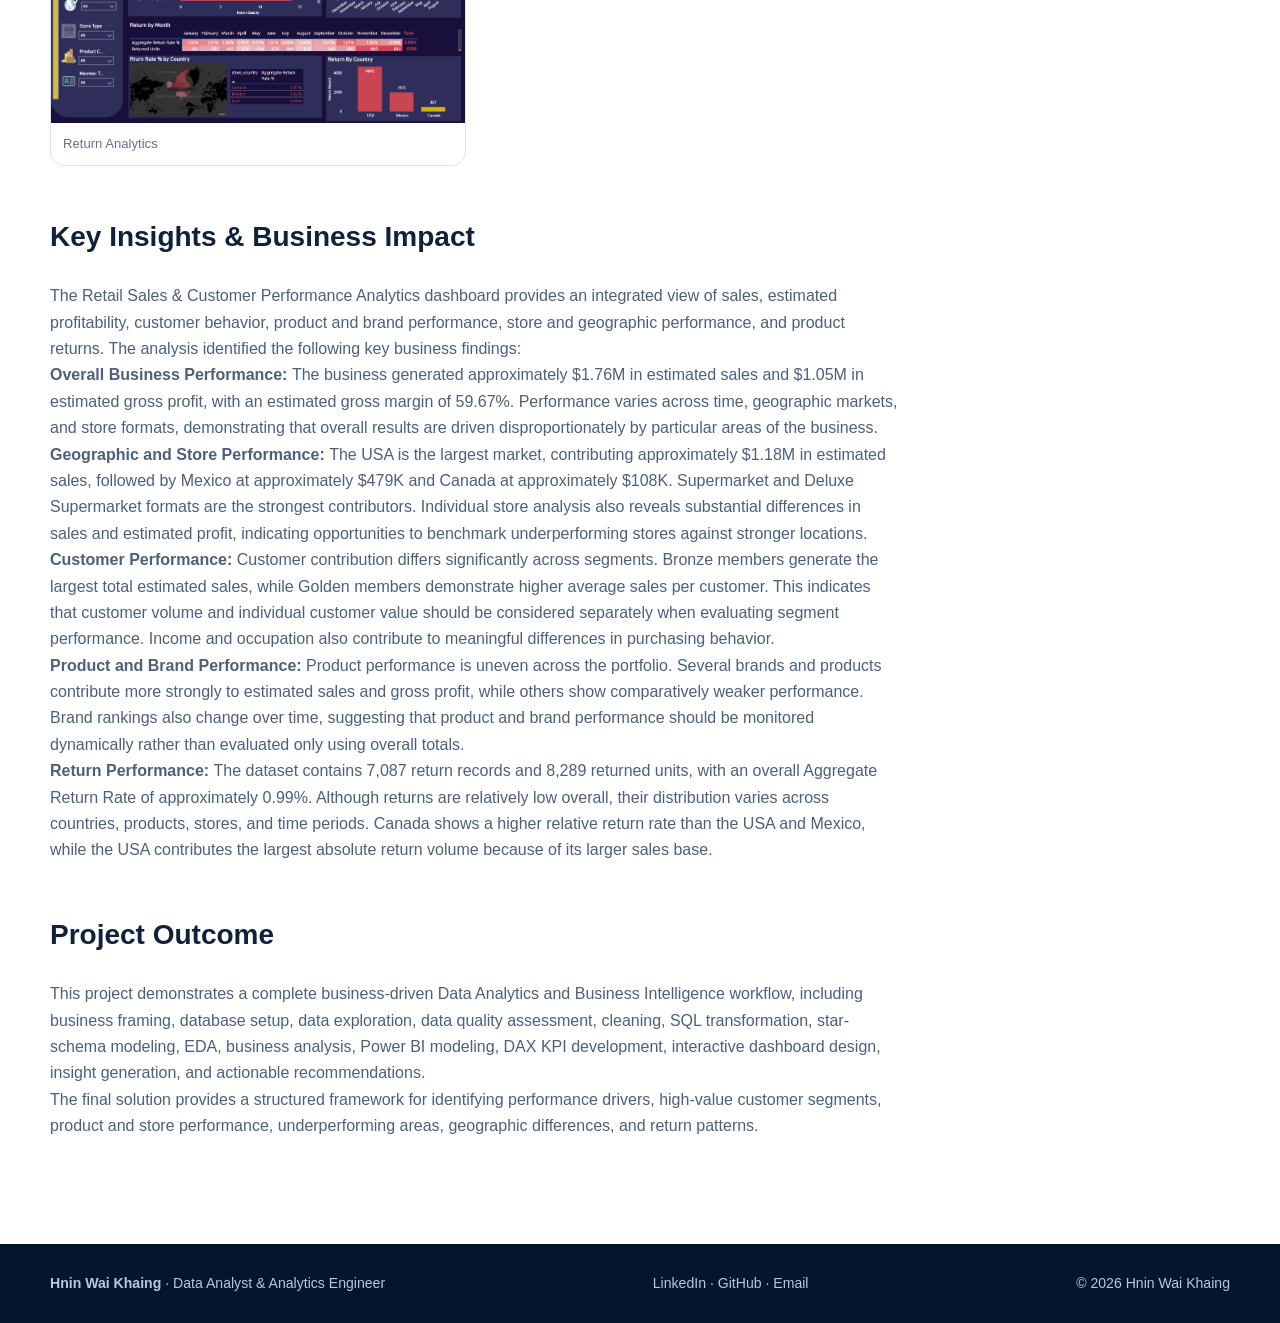
<file: projects/retail-analytics.html>
<!doctype html>
    <html lang="en">
    <head>
    <meta charset="utf-8"/>
    <meta content="width=device-width,initial-scale=1" name="viewport"/>
    <meta content="Hnin Wai Khaing &mdash; Data Analyst &amp; Analytics Engineer portfolio featuring business intelligence and analytics case studies." name="description"/>
    <title>
    Retail Sales &amp; Customer Performance Analytics | Hnin Wai Khaing
    </title>
    <link href="../assets/csss/style.css" rel="stylesheet"/>
    <link href="../assets/csss/responsive.css" rel="stylesheet"/>
    <link href="../assets/csss/case-study.css" rel="stylesheet"/>
    </head>
    <body>
    <header>
    <div class="container nav">
        <a class="brand" href="../index.html">
        Hnin Wai Khaing
        </a>
        <button aria-label="Open menu" class="menu-btn">
        ☰
        </button>
        <nav class="navlinks">
        <a href="../index.html">
        Home
        </a>
        <a href="../index.html#about">
        About
        </a>
        <a href="../projects.html">
        Projects
        </a>
        
        </nav>
    </div>
    </header>
    <main>
    <section class="case-hero">
        <div class="container">
        <a class="back" href="../projects.html">
        &larr; Back to Projects
        </a>
        <div class="eyebrow">
        Case Study
        </div>
        <h1 class="section-title">
        Retail Sales &amp; Customer Performance Analytics
        </h1>
        <h2 style="font-weight:500;color:#c7d8ef">
        End-to-End Retail Analytics &amp; Business Intelligence Solution
        </h2>
        <p>
        End-to-end Retail Analytics and Business Intelligence project using MySQL, SQL, Power BI, and DAX to transform fragmented multi-table retail data into an analytical data model, interactive dashboards, business insights, and actionable recommendations.
            </p>
        <div class="case-meta">
        <span>
        Multi-Store Retail
        </span>
        <span>
        MySQL &middot; SQL &middot; Power BI &middot; DAX
        </span>
        <span>
        269,720 sales records
        </span>
        <span>
        5 dashboard pages
        </span>
        </div>
        <div class="case-actions">
        <a class="btn primary" href="https://github.com/hninwaikhaing-data/Retail_Sales_Customer_Performance_Analytics_MySQL.PowerBI" target="_blank">
        View GitHub
        </a>
        <a class="btn ghost" href="../assets/documents/Hnin-Wai-Khaing-Resume.pdf" target="_blank">
        Resume
        </a>
        </div>
        </div>
    </section>
    <section class="section">
        <div class="container case-layout">
        <article class="case-main">
        <h2 id="overview">
        Project Overview
        </h2>
        <p>
            This project is an end-to-end Retail Sales & Customer Performance Analytics solution designed to transform fragmented 
            multi-table retail data into actionable business insights. Using MySQL and SQL, I developed a structured data pipeline 
            covering data exploration, quality assessment, cleaning, transformation, exploratory data analysis, and business analysis. 
            I then built a star-schema analytical model and five-page interactive Power BI dashboard using DAX to evaluate sales, 
            customers, products, stores, geographic markets, estimated profitability, and returns.<br>
            The final solution enables management to move from high-level performance monitoring to detailed investigation of the factors driving business results.

        </p>
        <div class="kpis">
        <div class="kpi">
            <strong>
            $1.76M
            </strong>
            <span>
            Estimated Sales
            </span>
        </div>
        <div class="kpi">
            <strong>
            $1.05M
            </strong>
            <span>
            Estimated Gross Profit
            </span>
        </div>
        <div class="kpi">
            <strong>
            59.67%
            </strong>
            <span>
            Estimated Gross Margin
            </span>
        </div>
        <div class="kpi">
            <strong>
            0.99%
            </strong>
            <span>
            Aggregate Return Rate
            </span>
        </div>
        <div class="kpi">
            <strong>
            8,842
            </strong>
            <span>
            Active Customers
            </span>
        </div>
        <div class="kpi">
            <strong>
            24
            </strong>
            <span>
            Stores
            </span>
        </div>
        </div>
        <h2 id="problem">
        Business Problem
        </h2>
        <p>
        The multi-store retail business lacks a consolidated analytical view of sales, customer, product, store, geographic, 
        profitability, and return performance. This limits management's ability to understand how business performance changes over 
        time, identify the customers, products, stores, and markets driving results, detect underperforming areas, and recognize 
        opportunities for performance improvement. An integrated analytics solution is therefore required to transform transactional and operational retail data 
        into measurable KPIs and actionable insights that support evidence-based commercial and operational decision-making.<br>
        <strong>
            How can fragmented retail data be transformed into an integrated analytical solution that helps management monitor performance, 
            identify key business drivers, and make better commercial and operational decisions?
        </strong>
        </p>
        <h2 id="objectives">
        Project Objectives
        </h2>
        <p>
            The main objective of this project is to develop an end-to-end retail analytics and Business Intelligence solution that provides management 
            with a consolidated view of business performance, identifies key performance drivers and underperforming areas, and generates 
            actionable insights to support data-driven commercial and operational decisions.
        </p>
        <ul>
        <li>
            Provide a consolidated view of overall retail performance and trends.
        </li>
        <li>
            Identify high-contribution and high-value customer segments.
        </li>
        <li>
            Evaluate product and brand sales and estimated profitability.
        </li>
        <li>
            Compare performance across stores, store formats, and geographic markets.
        </li>
        <li>
            Monitor product-return volume and return rates.
        </li>
        </ul>
        <h2 id="questions">
        Business Questions
        </h2>
        <ul>
        <li>
            How is the retail business performing overall, and how has performance changed over time?
        </li>
        <li>
            Which customer groups contribute most to business performance?
        </li>
        <li>
            Which products and brands drive sales and estimated profitability?
        </li>
        <li>
            How does performance vary across stores, formats, and geographic markets?
        </li>
        <li>
            Where are product returns concentrated?
        </li>
        </ul>
        <h2 id="approach">
        Analytical Approach
        </h2>
        <div class="callout">
        Raw data &rarr; database setup &rarr; exploration &rarr; data quality assessment &rarr; cleaning &rarr; transformation &rarr; star schema &rarr; EDA &rarr; SQL business analysis &rarr; Power BI &amp; DAX &rarr; insights &rarr; recommendations.
        </div>
        <h2 id="dashboard">
        Dashboard
        </h2>
        <div class="gallery">
        <figure>
            <img alt="Executive Overview dashboard" src="../assets/images/retail/executive_overview.png"/>
            <figcaption>
            Executive Overview
            </figcaption>
        </figure>
        <figure>
            <img alt="Customer Performance dashboard" src="../assets/images/retail/customer_performance_analysis.png"/>
            <figcaption>
            Customer Performance
            </figcaption>
        </figure>
        <figure>
            <img alt="Product &amp; Brand Analytics dashboard" src="../assets/images/retail/product_brand_analysis.png"/>
            <figcaption>
            Product &amp; Brand Analytics
            </figcaption>
        </figure>
        <figure>
            <img alt="Store &amp; Geography dashboard" src="../assets/images/retail/store_geographic_performance_analysis.png"/>
            <figcaption>
            Store &amp; Geography
            </figcaption>
        </figure>
        <figure>
            <img alt="Return Analytics dashboard" src="../assets/images/retail/return_analysis.png"/>
            <figcaption>
            Return Analytics
            </figcaption>
        </figure>
        </div>
        <h2 id="insights">
        Key Insights & Business Impact
        </h2>
        <p>
            The Retail Sales & Customer Performance Analytics dashboard provides an integrated view of sales, estimated profitability,
            customer behavior, product and brand performance, store and geographic performance, and product returns. The analysis identified 
            the following key business findings:<br>
            <strong>Overall Business Performance: </strong>The business generated approximately $1.76M in estimated sales and $1.05M in estimated gross profit, with an estimated gross margin of 59.67%. Performance varies across time, geographic markets, and store formats, demonstrating that overall results are driven disproportionately by particular areas of the business.<br>
            <strong>Geographic and Store Performance: </strong>The USA is the largest market, contributing approximately $1.18M in estimated sales, followed by Mexico at approximately $479K and Canada at approximately $108K. Supermarket and Deluxe Supermarket formats are the strongest contributors. Individual store analysis also reveals substantial differences in sales and estimated profit, indicating opportunities to benchmark underperforming stores against stronger locations.<br>
            <strong>Customer Performance: </strong>Customer contribution differs significantly across segments. Bronze members generate the largest total estimated sales, while Golden members demonstrate higher average sales per customer. This indicates that customer volume and individual customer value should be considered separately when evaluating segment performance. Income and occupation also contribute to meaningful differences in purchasing behavior.<br>
            <strong>Product and Brand Performance: </strong>Product performance is uneven across the portfolio. Several brands and products contribute more strongly to estimated sales and gross profit, while others show comparatively weaker performance. Brand rankings also change over time, suggesting that product and brand performance should be monitored dynamically rather than evaluated only using overall totals.<br>
            <strong>Return Performance: </strong>The dataset contains 7,087 return records and 8,289 returned units, with an overall Aggregate Return Rate of approximately 0.99%. Although returns are relatively low overall, their distribution varies across countries, products, stores, and time periods. Canada shows a higher relative return rate than the USA and Mexico, while the USA contributes the largest absolute return volume because of its larger sales base.<br>
        </p>
        
        <h2 id="value">
        Project Outcome 
        </h2>
        <p>
            This project demonstrates a complete business-driven Data Analytics and Business Intelligence workflow, including business framing, database setup, data exploration, data quality assessment, cleaning, SQL transformation, star-schema modeling, EDA, business analysis, Power BI modeling, DAX KPI development, interactive dashboard design, insight generation, and actionable recommendations.
            <br>
            The final solution provides a structured framework for identifying performance drivers, high-value customer segments, product and store performance, underperforming areas, geographic differences, and return patterns.
        </p>
        
        
        </article>
        <aside class="side">
        <strong>
        Case Study
        </strong>
        <a href="#overview">
        Overview
        </a>
        <a href="#problem">
        Business Problem
        </a>
        <a href="#objectives">
        Objectives
        </a>
        <a href="#questions">
        Business Questions
        </a>
        <a href="#approach">
        Approach
        </a>
        <a href="#dashboard">
        Dashboard
        </a>
        <a href="#insights">
        Insights
        </a>
        
        <a href="#value">
        Project Outcome
        </a>
        </aside>
        </div>
    </section>
    </main>
    <footer>
    <div class="container footer-row">
        <div>
        <strong>
        Hnin Wai Khaing
        </strong>
        &middot; Data Analyst &amp; Analytics Engineer
        </div>
        <div>
        <a href="https://www.linkedin.com/in/hninwaikhaing" target="_blank">
        LinkedIn
        </a>
        &middot;
        <a href="https://github.com/hninwaikhaing-data" target="_blank">
        GitHub
        </a>
        &middot;
        <a href="mailto:hninwaikhaingmk98@gmail.com">
        Email
        </a>
        </div>
        <div>
        &copy; 2026 Hnin Wai Khaing
        </div>
    </div>
    </footer>
    <script src="../assets/jss/main.js">
    </script>
    </body>
    </html>
</file>
<file: style.css>
/* === PROJECTS SECTION STYLING === */

#projects {
    padding: 3rem 1.5rem;
    background: #fafafa;
}
/* === PROJECTS Profile === */
.profile-image{
    width:380px;
}

.profile-image img{
    width:100%;
    border-radius:20px;
    box-shadow:0 15px 35px rgba(0,0,0,0.35);
    transition:0.4s ease;
}

.profile-image img:hover{
    transform:translateY(-8px);
}
/* === PROJECTS Image === */


#projects h2 {
    text-align: center;
    font-size: 2.6rem;
    margin-bottom: 2rem;
    font-weight: 700;
    font-style: normal;
    text-transform: none;

}
#projects h3 {
    font-size: 1rem;
    margin-bottom: 0.5rem;
    font-weight: 1500;
    font-style: normal;
    text-transform: none;
    
    width: 100%;
    text-align: justify;
}
.projects-container {
    width: 99%;
    max-width: 1750px;
    margin: 0 auto;
}


/* Individual project card */
.card{
    background:#fff;
    border:1px solid #eaeaea;
    border-radius:12px;
    overflow:hidden;
    display:flex;
    flex-direction:column;
    width:100%;
    transition:transform .2s,box-shadow .2s

}
/* =========================
PROJECT PAGE
========================= */

.projects-page {
    width: 95%;
    max-width: 1700px;
    margin: 0 auto;
    padding: 40px 20px;
}


/* =========================
PROJECT GRID
========================= */

.project-grid {
    display: grid;
    grid-template-columns: repeat(2, minmax(0, 1fr));
    gap: 30px;

    width: 100%;
    max-width: none;

    margin: 0 auto 70px;
}


/* =========================
PROJECT CARD
========================= */

.project-grid .card {
    width: 100%;
    min-width: 0;
}


/* Tablet */
@media (max-width: 1100px) {
    .project-grid {
        grid-template-columns: repeat(2, minmax(0, 1fr));
    }
}


/* Mobile */
@media (max-width: 700px) {
    .project-grid {
        grid-template-columns: 1fr;
    }
}
/* Desktop */
.project-grid {
    grid-template-columns: repeat(2, minmax(0, 1fr));
}

/* Tablet */
@media (max-width: 1100px) {
    .project-grid {
        grid-template-columns: repeat(2, minmax(0, 1fr));
    }
}

/* Mobile */
@media (max-width: 700px) {
    .project-grid {
        grid-template-columns: 1fr;
    }
}

#projects .card:hover {
    transform: translateY(-6px);
    box-shadow: 0 8px 16px rgba(0,0,0,0.1);
}

/* Update Skill section */
/* =====================================================
COMPACT SKILLS SECTION
===================================================== */

#skills.portfolio-skills {
    width: 100%;
    padding: 55px 30px 60px;
    background: #ffffff;
    box-sizing: border-box;
}


/* ---------- Heading ---------- */

#skills .skills-heading {
    text-align: center;
    margin-bottom: 35px;
}

#skills .skills-top-line {
    display: block;

    width: 45px;
    height: 3px;

    margin: 0 auto 12px;

    background: #2797a4;
    border-radius: 10px;
}

#skills .skills-heading h2 {
    margin: 0;

    font-size: 34px;
    line-height: 1;

    font-weight: 800;
    letter-spacing: 4px;

    color: #101b3c;
}

#skills .skills-heading p {
    margin: 12px 0 0;

    font-size: 12px;
    font-weight: 600;

    letter-spacing: 5px;

    color: #687a94;
}


/* =====================================================
GRID
===================================================== */

#skills .skills-grid {
    width: 100%;
    max-width: 1100px;

    margin: 0 auto;

    display: grid !important;

    grid-template-columns:
        repeat(4, minmax(0, 1fr)) !important;

    column-gap: 45px;
    row-gap: 35px;

    align-items: start;
}


/* =====================================================
EACH SKILL
===================================================== */

#skills .skill-item {
    min-width: 0;

    display: flex;
    flex-direction: column;

    align-items: center;
    justify-content: flex-start;

    text-align: center;
}


/* ---------- Circle ---------- */

#skills .skill-icon {
    width: 82px;
    height: 82px;

    display: flex;
    align-items: center;
    justify-content: center;

    gap: 7px;

    border-radius: 50%;

    background: #f1f7f9;

    transition:
        transform 0.25s ease,
        box-shadow 0.25s ease;
}


/* ---------- Icon ---------- */

#skills .skill-icon i {
    font-size: 35px;
    color: #2996a2;
}


/* Two icons for Git + GitHub */

#skills .skill-icon.dual-icon i {
    font-size: 28px;
}


/* ---------- Hover ---------- */

#skills .skill-item:hover .skill-icon {
    transform: translateY(-4px);

    box-shadow:
        0 8px 20px
        rgba(15, 35, 55, 0.10);
}


/* =====================================================
CONNECTOR
===================================================== */

#skills .skill-connector {
    width: 0;
    height: 17px;

    margin: 4px auto 5px;

    border-left:
        2px dashed #2996a2;
}


/* =====================================================
SKILL NAME
===================================================== */

#skills .skill-item h3 {
    margin: 0;

    font-size: 15px;
    line-height: 1.25;

    font-weight: 750;

    color: #101b3c;
}


/* =====================================================
SMALL SUB LABEL
===================================================== */

#skills .skill-detail {
    display: inline-block;

    margin-top: 7px;
    padding: 5px 12px;

    background: #edf5f8;

    border-radius: 20px;

    font-size: 11px;
    line-height: 1;

    color: #596b82;
}


/* =====================================================
TABLET
===================================================== */

@media (max-width: 900px) {

    #skills .skills-grid {
        grid-template-columns:
            repeat(3, minmax(0, 1fr)) !important;

        column-gap: 30px;
        row-gap: 35px;
    }

}


/* =====================================================
MOBILE
===================================================== */

@media (max-width: 650px) {

    #skills.portfolio-skills {
        padding:
            45px 18px 50px;
    }

    #skills .skills-heading {
        margin-bottom: 30px;
    }

    #skills .skills-heading h2 {
        font-size: 29px;
    }

    #skills .skills-heading p {
        font-size: 10px;
        letter-spacing: 3px;
    }

    #skills .skills-grid {
        grid-template-columns:
            repeat(2, minmax(0, 1fr)) !important;

        column-gap: 20px;
        row-gap: 30px;
    }

    #skills .skill-icon {
        width: 72px;
        height: 72px;
    }

    #skills .skill-icon i {
        font-size: 30px;
    }

    #skills .skill-icon.dual-icon i {
        font-size: 24px;
    }

    #skills .skill-item h3 {
        font-size: 13px;
    }

    #skills .skill-detail {
        font-size: 10px;
    }

}

/* Image */
.card img {
    width:100%;
    height:260px;
    object-fit:cover;
}

/* Content */
#projects .card .content {
    padding: 1.2rem;
    flex: 1;
    display: flex;
    flex-direction: column;
}

#projects .card .content h3 {
    font-size: 1.2rem;
    margin-bottom: 0.5rem;
    font-weight: 600;
    font-style: normal;
    text-transform: none;
}

#projects .card p {
    font-size: 0.95rem;
    color: #555;
    flex: 1;
    line-height: 1.5;
}

/* Tech tags */
#projects .tags {
    margin-top: 0.8rem;
}

#projects .tags span {
    display: inline-block;
    background: #f0f0f0;
    border-radius: 20px;
    padding: 0.25rem 0.8rem;
    font-size: 0.75rem;
    margin-right: 0.4rem;
    margin-bottom: 0.4rem;
}

/* Buttons */
#projects .actions {
    margin-top: 1rem;
    display: flex;
    gap: 0.6rem;
}

#projects .actions a {
    flex: 1;
    text-align: center;
    padding: 0.5rem 0.8rem;
    border-radius: 6px;
    font-size: 0.85rem;
    font-weight: 500;
    text-decoration: none;
    transition: background 0.2s;
}

#projects .actions a.demo {
    background: #111;
    color: #fff;
}

#projects .actions a.demo:hover {
    background: #333;
}

#projects .actions a.code {
    background: #f3f3f3;
    color: #111;
}

#projects .actions a.code:hover {
    background: #ddd;
}

.project-meta{
    margin-top: 14px;
    padding: 14px 16px;
    border: 1px solid #e6e6e6;
    border-radius: 12px;
    background: #fafafa;
}



.project-meta ul{
    margin: 0;
    padding-left: 18px;
}

.project-meta li{
    margin: 6px 0;
    line-height: 1.4;
}
.projects-page{
    max-width: 1500px;
    width: 95%;
    margin: 0 auto;
    padding: 40px 0;
}



/* Tablet: 2 projects */
@media (max-width: 1100px) {
    .project-grid {
        grid-template-columns: repeat(2, minmax(0, 1fr));
        gap: 24px;
    }
}

/* Mobile: 1 project */
@media (max-width: 700px) {
    .project-grid {
        grid-template-columns: 1fr;
        gap: 22px;
    }
}
/* === Responsive tweaks === */



/* Mobile 
@media (max-width: 992px) {
        #projects h2 {
            font-size: 1.6rem;
        }
        .project-grid{
            grid-template-columns: 1fr;
        }
        
        .card img {
            height: 140px;
        }
        
}
*/
/* === Hybrid Hero (Massively + Round Photo) === */
.hero-merge{
    position:relative;
    background: radial-gradient(1500px 800px at 85% 15%, rgba(255,255,255,.06), transparent 55%),
                linear-gradient(160deg,#111 0%, #1d1f23 60%, #222 100%);
    color:#fff; padding:5.5rem 1.25rem 4rem; text-align:left;
}
/* layout */
.hero-merge_inner{
    display: grid;
    grid-template-columns: 1fr 3fr;
    gap: 2.5rem;
    max-width: 2000px;
    margin: 0 auto;
}

.hero-merge_text{
    max-width: 1200px;
}

.hero-merge_name{
    margin: 0;
    font-size: 2.6rem;
    font-weight: 650;
    letter-spacing: 0.02em;
    text-transform: none;
}
.hero-merge_role{
    margin: .6rem 0 1.1rem;
    font-style: italic;
    opacity: .9;
    font-size: 1rem;
}

.actions.special{
    margin-top: 2rem;
}

.icons{
    margin-top: 0.5rem;
}

/* photo (perfect circle) */
.hero-merge_photo{
    
    border-radius: 50%;
    overflow: hidden;
    margin: 0 auto;
    border: 6px solid #f2c811;          /* <-- only #f2c811, no stray character */
    box-shadow: 0 10px 25px rgba(0,0,0,.3);
    width: 320px;
    height: 500px;
}
.hero-merge_photo img{
    width: 100%;
    height: 100%;
  object-fit: cover;                   /* fill nicely */
}

/* scroll button */
.down-btn{
    position: absolute;
    left: 50%;
    bottom: 24px;
    transform: translateX(-50%);
    width: 48px; height: 48px; border-radius: 50%;
    display: grid; place-items: center;
    border: 1px solid rgba(255,255,255,.25); /* <-- no extra char before rgba */
    color: #fff;                               /* <-- no extra char before #fff */
    opacity: .85;
}
.down-btn:hover{ opacity: 1; }

/* mobile */
/* =====================================================
HOME HERO — MOBILE FINAL
===================================================== */

@media screen and (max-width: 768px) {

    /* Main hero */
    #intro {
        padding-top: 80px !important;
        padding-bottom: 40px !important;
    }

    #intro .hero-merge_inner {
        width: 100%;
        max-width: 520px;

        margin: 0 auto;
        padding: 20px 24px;

        display: grid;

        grid-template-columns: 105px minmax(0, 1fr);

        column-gap: 20px;
        row-gap: 18px;

        align-items: center;

        text-align: left;
    }


    /* ==============================
    PHOTO
    ============================== */

    #intro .profile-image {
        width: 105px;
        margin: 0;

        grid-column: 1;
        grid-row: 1;
    }

    #intro .profile-image img {
        width: 105px;
        height: 145px;

        object-fit: cover;

        display: block;

        border-radius: 12px;

        box-shadow:
            0 8px 20px
            rgba(0,0,0,0.25);
    }


    /* ==============================
    RIGHT CONTENT CONTAINER
    ============================== */

    #intro .profile-image + div {
        display: contents;
    }


    /* ==============================
    NAME
    ============================== */

    #intro h1 {
        grid-column: 2;
        grid-row: 1;
        align-self: start;
        margin: 15px 0 0 !important;
        font-size: 1.3rem !important;
        line-height: 1.15 !important;
        letter-spacing: 1.5px !important;
        text-align: left;
    }


    /*
    First paragraph = job titles
    */

    #intro h1 + p {
        grid-column: 2;
        grid-row: 1;
        align-self: start;
        margin: 35px 0 0 !important;
        font-size: 11px !important;
        line-height: 1.5 !important;
        text-align: left !important;
    }


    /* ==============================
    ABOUT TEXT
    ============================== */

    #intro p.hero-merge_blurb {
        grid-column: 1 / -1;
        grid-row: 2;

        width: 100%;
        max-width: none;

        margin: 5px 0 0 !important;

        font-size: 12px !important;
        line-height: 1.65 !important;

        /*
        IMPORTANT:
        Do NOT justify mobile text.
        */
        
        text-align: justify !important;
        letter-spacing: 0 !important;
    }


    /* ==============================
    TECH SUMMARY
    ============================== */

    #intro .hero-merge_blurb + p {
        grid-column: 1 / -1;
        grid-row: 3;

        margin: 0 !important;

        font-size: 11px !important;
        line-height: 1.6 !important;

        text-align: center !important;
    }


    /* ==============================
    CONTACT
    ============================== */

    #intro ul.actions.special {
        grid-column: 1 / -1;
        grid-row: 4;

        display: flex;

        flex-direction: row;
        flex-wrap: wrap;

        justify-content: center;
        align-items: center;

        gap: 8px 14px;

        width: 100%;

        margin: 5px 0 !important;
    }

    #intro ul.actions.special li {
        width: auto;
        padding: 0;
        margin: 0;
    }

    #intro ul.actions.special a {
        font-size: 10px;
    }


    /* ==============================
    PROJECT + GITHUB BUTTONS
    ============================== */

    #intro ul.actions.special + div {
        grid-column: 1 / -1;
        grid-row: 5;

        text-align: center;

        margin-top: 4px;
    }

    #intro .button.primary {
        min-width: 120px;

        height: 38px;
        line-height: 38px;

        padding: 0 12px;

        margin: 4px;

        font-size: 9px;
    }


    /* ==============================
    HIDE CONTINUE ARROW
    ============================== */

    #intro .hero-merge_inner > ul.actions {
        display: none;
    }

}


.skills-list {
    list-style: disc;

    padding: 25px 35px 25px 45px;

    margin: 0;

    background: #ffffff;

    border-left: 3px solid #171717;

    border-radius: 5px;

    box-shadow: 0 3px 15px rgba(0, 0, 0, 0.08);
}


/* Each skill row */

.skills-list li {
    margin-bottom: 18px;

    padding-left: 5px;

    font-size: 15px;

    line-height: 1.7;

    color: #1f2937;
}


/* Remove margin from last item */

.skills-list li:last-child {
    margin-bottom: 0;
}


/* Category */

.skills-list li strong {
    font-weight: 700;

    color: #172033;

    display: inline-block;

    min-width: 175px;
}


/* Colon */

.skill-colon {
    display: inline-block;

    margin-right: 8px;

    font-weight: 600;

    color: #172033;
}


/* Details inside brackets */

.skill-details {
    color: #7a8491;

    font-size: 14px;
}


/* Hover effect */

.skills-list li:hover {
    transform: translateX(3px);

    transition: 0.2s ease;
}


/* Base */
*{box-sizing:border-box}
body{margin:0;font-family:system-ui,-apple-system,Segoe UI,Roboto,Arial,sans-serif;color:#111;background:#fafafa}
a{color:inherit}
.container{max-width:1100px;margin:0 auto;padding:1.5rem}

/* Header / Nav */
.header{background:#111;color:#fff}
.nav{display:flex;align-items:center;justify-content:space-between;gap:1rem}
.brand{font-weight:700;letter-spacing:.5px}
.menu{display:flex;gap:.75rem;flex-wrap:wrap}
.menu a{color:#fff;text-decoration:none;opacity:.85;padding:.4rem .6rem;border-radius:.5rem}
.menu a:hover,.menu a.active{opacity:1;background:#1d1d1d}

/* Hero */
.hero{padding:3rem 0;background:#fff}
.hero h1{margin:.25rem 0 0;font-size:1.5rem}
.hero p{color:#444;max-width:720px}

/* Section titles */
.section-title{font-size:1.6rem;font-weight:700;text-align:center;margin:0 0 1.5rem}

.project-desc {
    font-size:15px;
    line-height:1.7;
    margin:16px 0;
    max-width:none;
    
}
/* Project grid (used on projects.html and optional on index)  */


.card:hover{transform:translateY(-6px);box-shadow:0 12px 24px rgba(0,0,0,.10)}
.card img{width:100%;height:180px;object-fit:cover}
.card .content{padding:1rem;display:flex;flex-direction:column;gap:.6rem}
.card h3{margin:0;font-size:1.1rem}
.card p{margin:0;color:#555;line-height:1.55}
.tags{margin-top:.2rem}
.tag{display:inline-block;background:#f0f0f0;border-radius:999px;padding:.22rem .7rem;font-size:.75rem;margin:.25rem .35rem .25rem 0}
.actions{display:flex;gap:.5rem;margin-top:.4rem}
.btn{display:inline-block;text-align:center;padding:.5rem .9rem;border-radius:8px;text-decoration:none;font-weight:600;font-size:.9rem}
.btn.primary{background:#111;color:#fff}
.btn.primary:hover{background:#2a2a2a}
.btn.ghost{background:#eee;color:#111}
.btn.ghost:hover{background:#ddd}

/* Framed screenshot */
.shot-browser{
    position: relative;
    border: 1px solid #e8e8e8;
    border-radius: 14px;
    overflow: hidden;
    background: #fff;
    box-shadow: 0 10px 28px rgba(0,0,0,.10);
    aspect-ratio: 16 / 9;           /* keeps all cards uniform */
    margin-bottom: 14px;
}
.shot-browser img{
    width: 100%;
    height: 100%;
    object-fit: cover;
}
/* Top bar + traffic lights */
.shot-browser::before{
    content:"";
    display:block;
    height:34px;
    background: linear-gradient(#f7f7f7,#eee);
    border-bottom:1px solid #e5e5e5;
}
.shot-browser::after{
    content:"";
    position:absolute;
    top:10px; left:12px;
    width:36px; height:12px;
    background:
    radial-gradient(circle at 6px 6px,#ff5f56 6px,transparent 6px),
    radial-gradient(circle at 18px 6px,#ffbd2e 6px,transparent 6px),
    radial-gradient(circle at 30px 6px,#27c93f 6px,transparent 6px);
}

/* Image behavior */
.shot-browser img{
    width:100%;
  height:calc(100% - 35px);  /* minus the top bar */
  object-fit:contain;        /* shows full PNG (no crop) */
    display:block;
  background:#fafafa;        /* subtle letterbox fill */
}


/* ===== Skills Section ===== */
.skills {
    padding: 4rem 1rem;
    background: #fafafa;
    text-align: center;
}

.skills h2 {
    
    text-align: center;
    font-size: 2rem;
    margin-bottom: 2.6rem;
    font-weight: 700;
    font-style: normal;
    text-transform: none;

}

.skills-grid {
    display: grid;
    grid-template-columns: repeat(auto-fit, minmax(900px, 1fr));
    gap: 1.5rem;
    max-width: 1100px;
    margin: 0 auto;
}

.skill-card {
    background: #fff;
    padding: 2rem 1.5rem;
    border-radius: 12px;
    box-shadow: 0 4px 10px rgba(0,0,0,.05);
    transition: transform .3s ease, box-shadow .3s ease;
    text-align: center;
}

.skill-card:hover {
    transform: translateY(-8px);
    box-shadow: 0 10px 25px rgba(0,0,0,.12);
}

.skill-card i {
    font-size: 2rem;
    margin-bottom: 1rem;
  color: #f2c811;  /* highlight color (Power BI yellow) */
}

.skill-card h3 {
    font-size: 1.1rem;
    font-weight: 700;
    margin-bottom: .7rem;
}

.skill-card p {
    font-size: .95rem;
    color: #555;
    line-height: 1.5;
}

/* ===== Skills Section ===== */
.skills { padding: 3rem 1rem; background:#fafafa; }
.skills-grid {
    ddisplay: grid;
    gap: 1.5rem;
    max-width: 900px;
    margin: 0 auto;
}

.skill-card {
    background: #fff;
    border-left: 5px solid #111;
    border-radius: 8px;
    padding: 1.2rem 1.4rem;
    box-shadow: 0 2px 6px rgba(0,0,0,0.05);
    transition: transform 0.2s, box-shadow 0.2s;
}
.skill-card:hover {
    transform: translateY(-6px);
    box-shadow: 0 10px 18px rgba(0,0,0,.12);
}

.skill-card i {
    font-size: 1.5rem;
    margin-bottom: .6rem;
    color: #111;
}
.skill-card h3 {
    margin: 0 0 .4rem;
    font-size: 1.05rem;
}
.skill-card p {
    margin: 0;
    font-size: .92rem;
    color: #444;
    line-height: 1.5;
}

/* Responsive */
@media (max-width: 768px) {
    .skills { padding: 2rem 1rem; }
    .skill-card h3 { font-size: 1rem; }
    .skills-list p {
    display: block !important;   /* remove flex */
    margin-bottom: 14px;
    line-height: 1.6;
    }

    .skills-list strong {
    display: block;              /* move title to top */
    margin-bottom: 4px;
    }
}


.education {
    padding: 3rem 1rem;
    background: #fdfdfd;
}
.edu-grid {
    display: grid;
    gap: 1.5rem;
    max-width: 900px;
    margin: 0 auto;
}
.edu-card {
    background: #fff;
    border-left: 5px solid #111;
    border-radius: 8px;
    padding: 1.2rem 1.4rem;
    box-shadow: 0 2px 6px rgba(0,0,0,0.05);
    transition: transform 0.2s, box-shadow 0.2s;
}
.edu-card:hover {
    transform: translateY(-5px);
    box-shadow: 0 8px 20px rgba(0,0,0,0.12);
}
.edu-card h3 {
    margin: 0 0 0.3rem;
    font-size: 1.2rem;
    font-style: normal;
    text-transform: none;

}
.edu-card p {
    margin: 0 0 0.5rem;
    color: #444;
    font-size: 0.95rem;
}
.edu-card ul {
    margin: 0;
    padding-left: 1.2rem;
    color: #555;
    font-size: 0.9rem;
}
.edu-card ul li {
    margin-bottom: 0.3rem;
    list-style: disc;
}

/* Responsive */
@media (max-width: 768px) {
    .edu-card { padding: 1rem; }
    .edu-card h3 { font-size: 1rem; }
}


/* Footer */
footer{border-top:1px solid #eaeaea;margin-top:2rem}
.footer-inner{display:flex;flex-wrap:wrap;gap:1rem;align-items:center;justify-content:space-between;padding:1rem 0;color:#555}

/* Responsive tweaks */
@media(max-width:768px){
    .hero{padding:2rem 0}
    .hero h1{font-size:1.6rem}
    .card img{height:140px} 
}
#intro p.hero-merge_blurb {
    font-family: "Poppins", sans-serif;
    font-size: 1rem;
    line-height: 1.8;
    color: #cbd5e1;
    max-width: 1200px;
    width: 100%;
    margin: 20px auto;
    letter-spacing: 0.02em;
    text-align: justify;
    font-style: normal;
}
/* =========================================
CTA
========================================= */

.footer-cta {
    max-width: 1000px;

    margin: auto;

    padding: 40px 20px;

    display: flex;

    align-items: center;
    justify-content: center;

    gap: 30px;

    text-align: center;
}

.footer-cta h3 {
    margin: 0 0 12px;

    font-size: 22px;
    font-weight: 500;
}

.footer-cta p {
    margin: 0;

    color: #aeb7c5;

    font-size: 16px;
}

.quote-mark {
    font-size: 60px;

    color: #8b6cff;

    font-family: Georgia, serif;
}
/* =========================================
BACK TO TOP
========================================= */

.back-to-top {
    position: absolute;

    right: 20px;

    width: 58px;
    height: 58px;

    border-radius: 50%;

    border: 1px solid rgba(255,255,255,0.2);

    background: transparent;

    color: #8b6cff;

    font-size: 25px;

    cursor: pointer;

    transition: 0.3s;
}

.back-to-top:hover {
    background: #8b6cff;
    color: white;

    transform: translateY(-4px);
}
</file>
<file: assets/csss/style.css>
:root {
    --navy:#071e3d;
    --blue:#1677ff;
    --light:#eff6ff;
    --text:#10213a;
    --muted:#667085;
    --white:#fff;
    --line:#dbe6f4;
    --shadow:0 18px 50px rgba(7,30,61,.09);
    --radius:18px;
    --max:1180px
}

* {
    box-sizing:border-box
}

html {
    scroll-behavior:smooth
}

body {
    margin:0;
    font-family:Inter,Segoe UI,Arial,sans-serif;
    color:var(--text);
    background:#fff;
    line-height:1.65
}

a {
    text-decoration:none;
    color:inherit
}

img {
    max-width:100%;
    display:block
}

.container {
    width:min(var(--max),calc(100% - 40px));
    margin:auto
}

.section {
    padding:88px 0
}

.section.light {
    background:#f8fbff
}

.eyebrow {
    color:var(--blue);
    font-size:.78rem;
    font-weight:800;
    letter-spacing:.12em;
    text-transform:uppercase
}

.section-title {
    font-size:clamp(2rem,4vw,3rem);
    line-height:1.1;
    margin:.45rem 0 1rem
}

.section-lead {
    max-width:720px;
    color:var(--muted);
    margin:0 0 36px
}

.btn {
    display:inline-flex;
    align-items:center;
    justify-content:center;
    gap:8px;
    padding:12px 18px;
    border-radius:10px;
    font-weight:700;
    border:1px solid transparent;
    transition:.2s
}

.btn.primary {
    background:var(--blue);
    color:white
}

.btn.secondary {
    border-color:#b9cce3;
    background:white;
    color:var(--navy)
}

.btn.ghost {
    border-color:rgba(255,255,255,.3);
    color:white
}

.btn:hover {
    transform:translateY(-2px)
}

header {
    position:sticky;
    top:0;
    z-index:50;
    background:rgba(255,255,255,.95);
    backdrop-filter:blur(12px);
    border-bottom:1px solid #edf1f6
}

.nav {
    height:72px;
    display:flex;
    align-items:center;
    justify-content:space-between;
    gap:24px
}

.brand {
    font-weight:850;
    color:var(--navy);
    font-size:1.08rem
}

.navlinks {
    display:flex;
    align-items:center;
    gap:24px;
    font-weight:650;
    font-size:.94rem
}

.navlinks a:hover {
    color:var(--blue)
}

.menu-btn {
    display:none;
    background:none;
    border:0;
    font-size:1.6rem
}

.hero {
    background:linear-gradient(115deg,#071e3d 0%,#0a2c59 62%,#0d3973 100%);
    color:white;
    padding:80px 0
}

.hero-grid {
    display:grid;
    grid-template-columns:1.15fr .8fr .72fr;
    align-items:center;
    gap:44px
}

.hero h1 {
    font-size:clamp(2.7rem,5vw,5rem);
    line-height:1.02;
    margin:.45rem 0 14px
}

.hero h2 {
    font-size:clamp(1.15rem,2vw,1.55rem);
    font-weight:600;
    color:#bcd5ff;
    margin:0 0 18px
}

.hero p {
    color:#d4e2f6;
    max-width:590px
}

.actions {
    display:flex;
    gap:12px;
    flex-wrap:wrap;
    margin-top:28px
}

.socials {
    display:flex;
    gap:18px;
    margin-top:24px;
    color:#cfe0fa;
    font-size:.92rem
}

.portrait {
    border-radius:26px;
    overflow:hidden;
    border:1px solid rgba(255,255,255,.2);
    box-shadow:0 24px 70px rgba(0,0,0,.25)
}

.portrait img {
    aspect-ratio:4/5;
    object-fit:cover
}

.hero-stats {
    display:grid;
    gap:14px
}

.stat {
    padding:20px;
    border:1px solid rgba(255,255,255,.16);
    background:rgba(255,255,255,.08);
    border-radius:16px
}

.stat strong {
    display:block;
    font-size:1.35rem
}

.stat span {
    font-size:.86rem;
    color:#bfd2ed
}

.about-grid {
    display:grid;
    grid-template-columns:1.25fr .75fr;
    gap:50px;
    align-items:start
}

.feature-grid,.project-grid {
    display:grid;
    grid-template-columns:repeat(3,1fr);
    gap:24px
}

.mini-card,.skill-card,.project-card,.edu-card {
    background:white;
    border:1px solid var(--line);
    border-radius:var(--radius);
    box-shadow:var(--shadow)
}

.mini-grid {
    display:grid;
    grid-template-columns:repeat(2,1fr);
    gap:14px
}

.mini-card {
    padding:18px;
    font-weight:750
}

.project-card {
    overflow:hidden;
    display:flex;
    flex-direction:column
}

.project-card .cover {
    aspect-ratio:16/9;
    object-fit:cover;
    background:#eaf2ff
}

.project-body {
    padding:24px;
    display:flex;
    flex-direction:column;
    flex:1
}

.project-body h3 {
    margin:8px 0 10px;
    font-size:1.25rem
}

.project-body p {
    color:var(--muted);
    font-size:.94rem
}

.tags {
    display:flex;
    flex-wrap:wrap;
    gap:7px;
    margin:8px 0 18px
}

.tag {
    font-size:.75rem;
    font-weight:750;
    background:var(--light);
    color:#1757a6;
    padding:5px 9px;
    border-radius:999px
}

.project-meta {
    font-size:.83rem;
    font-weight:750;
    color:var(--blue);
    margin-top:auto
}

.project-links {
    display:flex;
    gap:10px;
    margin-top:18px
}

.two-col {
    display:grid;
    grid-template-columns:1.1fr .9fr;
    gap:54px
}

.timeline {
    border-left:2px solid #dbe7f6;
    padding-left:28px
}

.job {
    position:relative;
    margin-bottom:36px
}

.job:before {
    content:"";
    position:absolute;
    width:12px;
    height:12px;
    border-radius:50%;
    background:var(--blue);
    left:-35px;
    top:8px
}

.job h3 {
    margin:0
}

.job .date {
    color:var(--blue);
    font-weight:750;
    font-size:.86rem
}

.job p {
    color:var(--muted);
    margin:.4rem 0
}

.skills {
    display:grid;
    grid-template-columns:repeat(2,1fr);
    gap:14px
}

.skill-card {
    padding:18px
}

.skill-card h4 {
    margin:0 0 8px
}

.skill-card p {
    margin:0;
    color:var(--muted);
    font-size:.9rem
}

.edu-list {
    display:grid;
    gap:14px
}

.edu-card {
    padding:20px
}

.edu-card h4 {
    margin:0
}

.edu-card p {
    margin:5px 0 0;
    color:var(--muted);
    font-size:.9rem
}

.contact {
    background:var(--navy);
    color:white
}

.contact-grid {
    display:grid;
    grid-template-columns:1fr 1fr;
    gap:50px
}

.contact p {
    color:#c7d8ef
}

.contact-items {
    display:grid;
    gap:12px
}

.contact-item {
    padding:14px 16px;
    border:1px solid rgba(255,255,255,.14);
    border-radius:12px;
    background:rgba(255,255,255,.06)
}

footer {
    background:#04152c;
    color:#b7c8df;
    padding:28px 0
}

.footer-row {
    display:flex;
    justify-content:space-between;
    gap:20px;
    align-items:center;
    font-size:.88rem
}

.page-hero {
    padding:70px 0;
    background:var(--navy);
    color:white
}

.page-hero p {
    color:#c7d8ef;
    max-width:700px
}

.filters {
    display:flex;
    flex-wrap:wrap;
    gap:10px;
    margin-bottom:28px
}

.filter {
    border:1px solid var(--line);
    background:white;
    border-radius:999px;
    padding:9px 14px;
    font-weight:700;
    cursor:pointer
}

.filter.active {
    background:var(--navy);
    color:white;
    border-color:var(--navy)
}
</file>
<file: assets/csss/responsive.css>
@media(max-width:1023px) {
    .hero-grid {
        grid-template-columns:1fr .7fr
    }

    .hero-stats {
        grid-column:1/-1;
        grid-template-columns:repeat(3,1fr)
    }

    .feature-grid,.project-grid {
        grid-template-columns:repeat(2,1fr)
    }

    .about-grid,.two-col,.contact-grid {
        grid-template-columns:1fr
    }

    .navlinks {
        gap:14px
    }

    .navlinks .hide-tablet {
        display:none
    }

}

@media(max-width:767px) {
    .container {
        width:min(100% - 28px,var(--max))
    }

    .section {
        padding:64px 0
    }

    .nav {
        height:64px
    }

    .menu-btn {
        display:block
    }

    .navlinks {
        position:absolute;
        top:64px;
        left:0;
        right:0;
        background:white;
        padding:20px 24px;
        border-bottom:1px solid var(--line);
        display:none;
        flex-direction:column;
        align-items:stretch
    }

    .navlinks.open {
        display:flex
    }

    .hero {
        padding:56px 0
    }

    .hero-grid {
        grid-template-columns:1fr;
        gap:28px
    }

    .hero-copy {
        text-align:center
    }

    .hero-copy p {
        margin-inline:auto
    }

    .actions,.socials {
        justify-content:center
    }

    .portrait {
        max-width:300px;
        margin:auto
    }

    .hero-stats {
        grid-template-columns:1fr
    }

    .feature-grid,.project-grid,.skills,.mini-grid {
        grid-template-columns:1fr
    }

    .two-col {
        gap:32px
    }

    .contact-grid {
        gap:28px
    }

    .footer-row {
        flex-direction:column;
        text-align:center
    }

    .page-hero {
        padding:52px 0
    }

    .project-links {
        flex-direction:column
    }

    .project-links .btn {
        width:100%
    }

}
</file>
<file: assets/csss/case-study.css>
.case-hero {
    padding:68px 0;
    background:linear-gradient(120deg,#071e3d,#0c3569);
    color:white
}

.case-hero p {
    max-width:760px;
    color:#c8d9ef
}

.case-meta {
    display:flex;
    gap:10px;
    flex-wrap:wrap;
    margin:22px 0
}

.case-meta span {
    border:1px solid rgba(255,255,255,.2);
    padding:6px 10px;
    border-radius:999px;
    font-size:.8rem
}

.case-layout {
    display:grid;
    grid-template-columns:minmax(0,1fr) 280px;
    gap:50px
}

.case-main h2 {
    margin-top:48px;
    font-size:1.75rem
}

.case-main h3 {
    margin-top:28px
}

.case-main p,.case-main li {
    color:#4d6079
}

.case-main ul {
    padding-left:20px
}

.side {
    position:sticky;
    top:95px;
    align-self:start;
    border:1px solid #dbe6f4;
    border-radius:16px;
    padding:20px;
    background:#f8fbff
}

.side a {
    display:block;
    padding:7px 0;
    color:#45617f;
    font-size:.9rem
}

.side a:hover {
    color:#1677ff
}

.kpis {
    display:grid;
    grid-template-columns:repeat(3,1fr);
    gap:14px;
    margin:22px 0
}

.kpi {
    padding:18px;
    border-radius:14px;
    background:#eff6ff;
    border:1px solid #dceaff
}

.kpi strong {
    display:block;
    font-size:1.35rem;
    color:#071e3d
}

.kpi span {
    font-size:.82rem;
    color:#667085
}

.gallery {
    display:grid;
    grid-template-columns:repeat(2,1fr);
    gap:18px
}

.gallery figure {
    margin:0;
    border:1px solid #dbe6f4;
    border-radius:14px;
    overflow:hidden;
    background:white
}

.gallery figcaption {
    padding:10px 12px;
    font-size:.82rem;
    color:#667085
}

.callout {
    border-left:4px solid #1677ff;
    background:#eff6ff;
    padding:18px 20px;
    border-radius:0 12px 12px 0
}

.back {
    display:inline-block;
    margin-bottom:20px;
    color:#bcd5ff
}

.case-actions {
    display:flex;
    gap:12px;
    flex-wrap:wrap;
    margin-top:26px
}

@media(max-width:900px) {
    .case-layout {
        grid-template-columns:1fr
    }

    .side {
        display:none
    }

}

@media(max-width:767px) {
    .kpis,.gallery {
        grid-template-columns:1fr
    }

    .case-hero {
        padding:50px 0
    }

}
</file>
